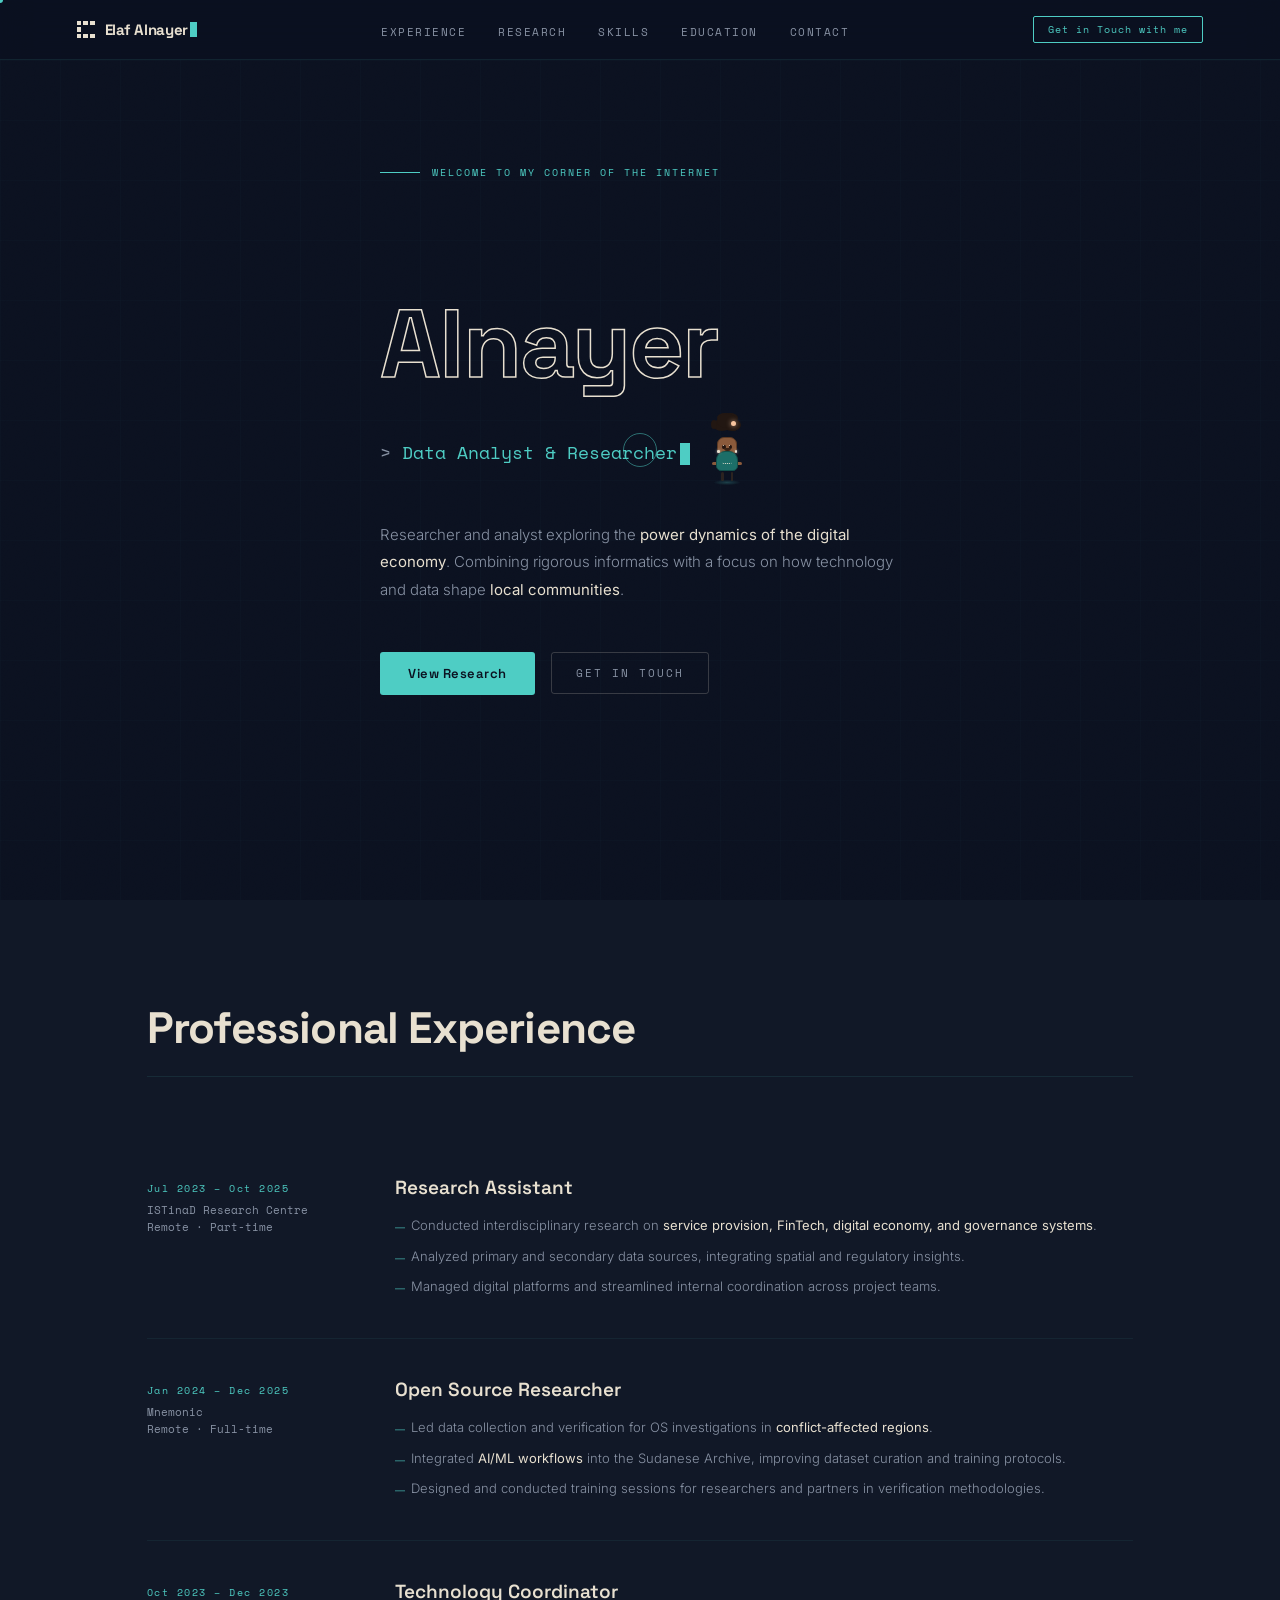
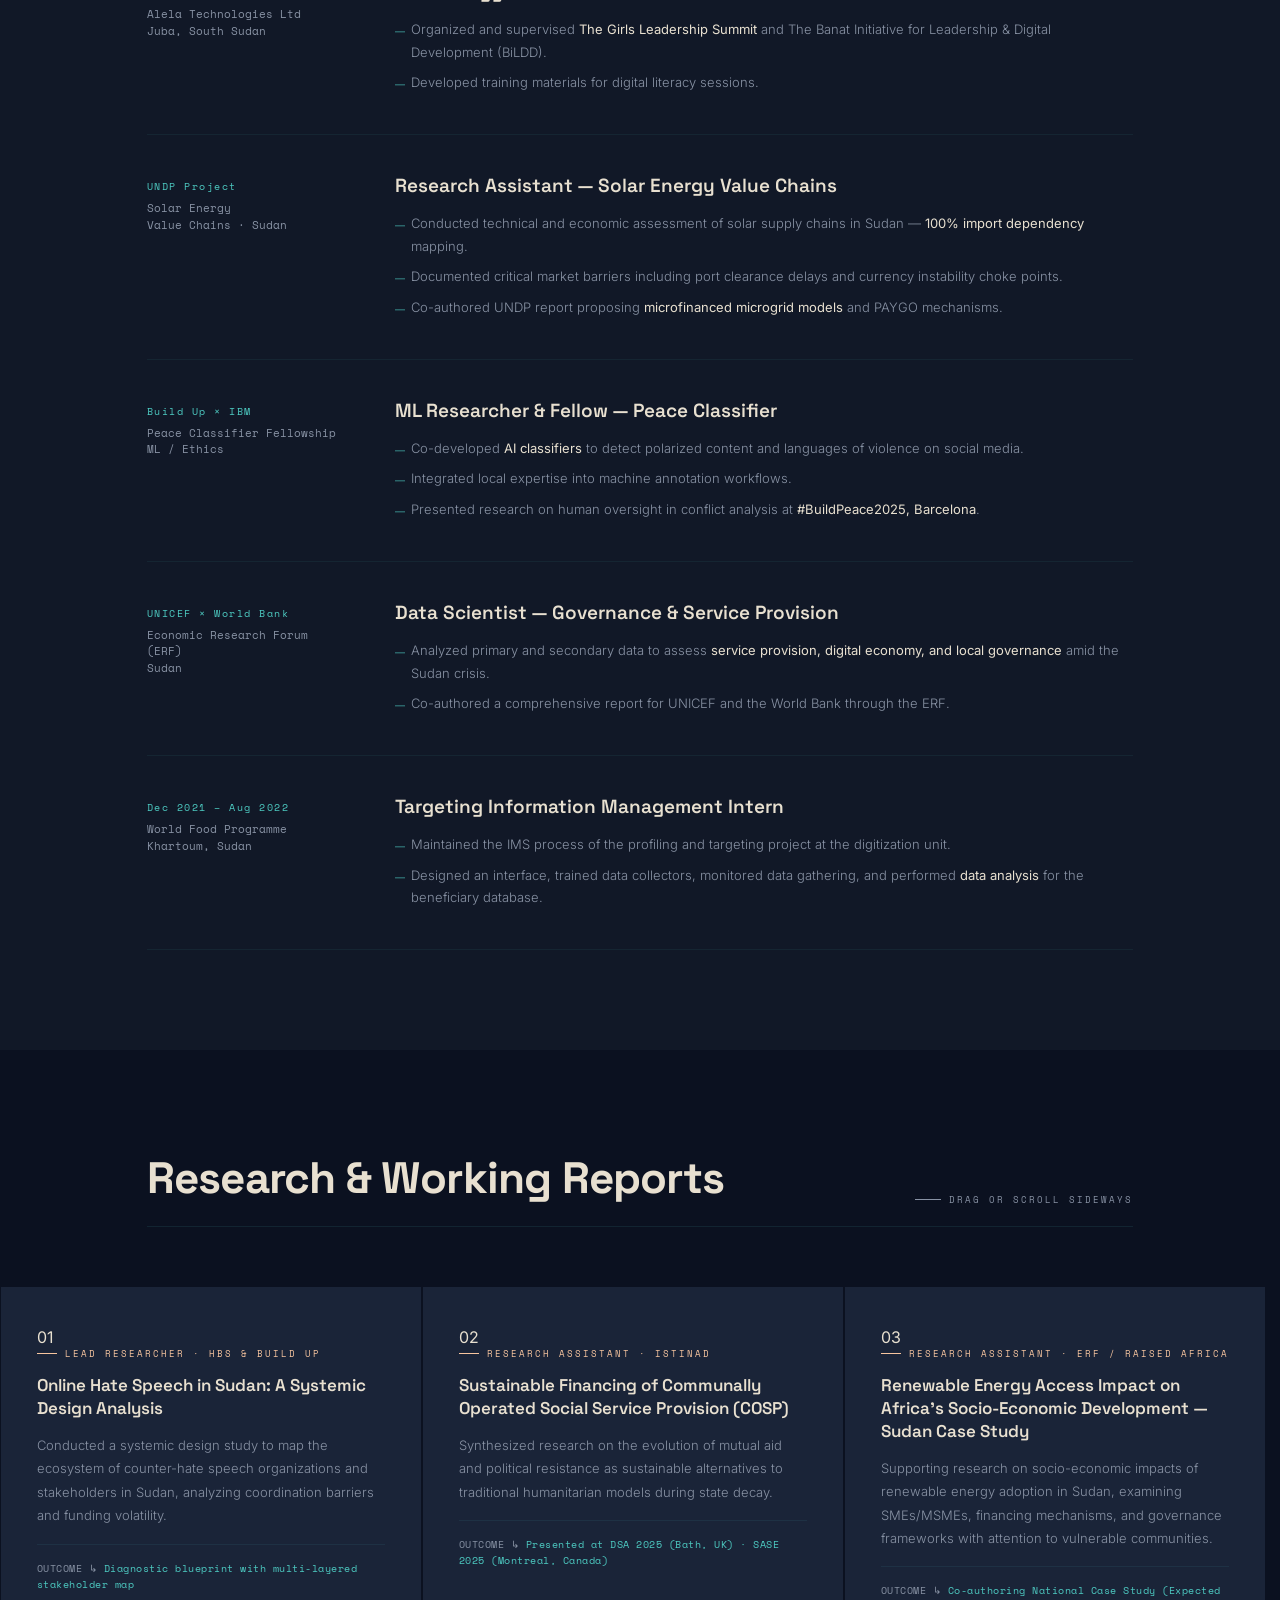
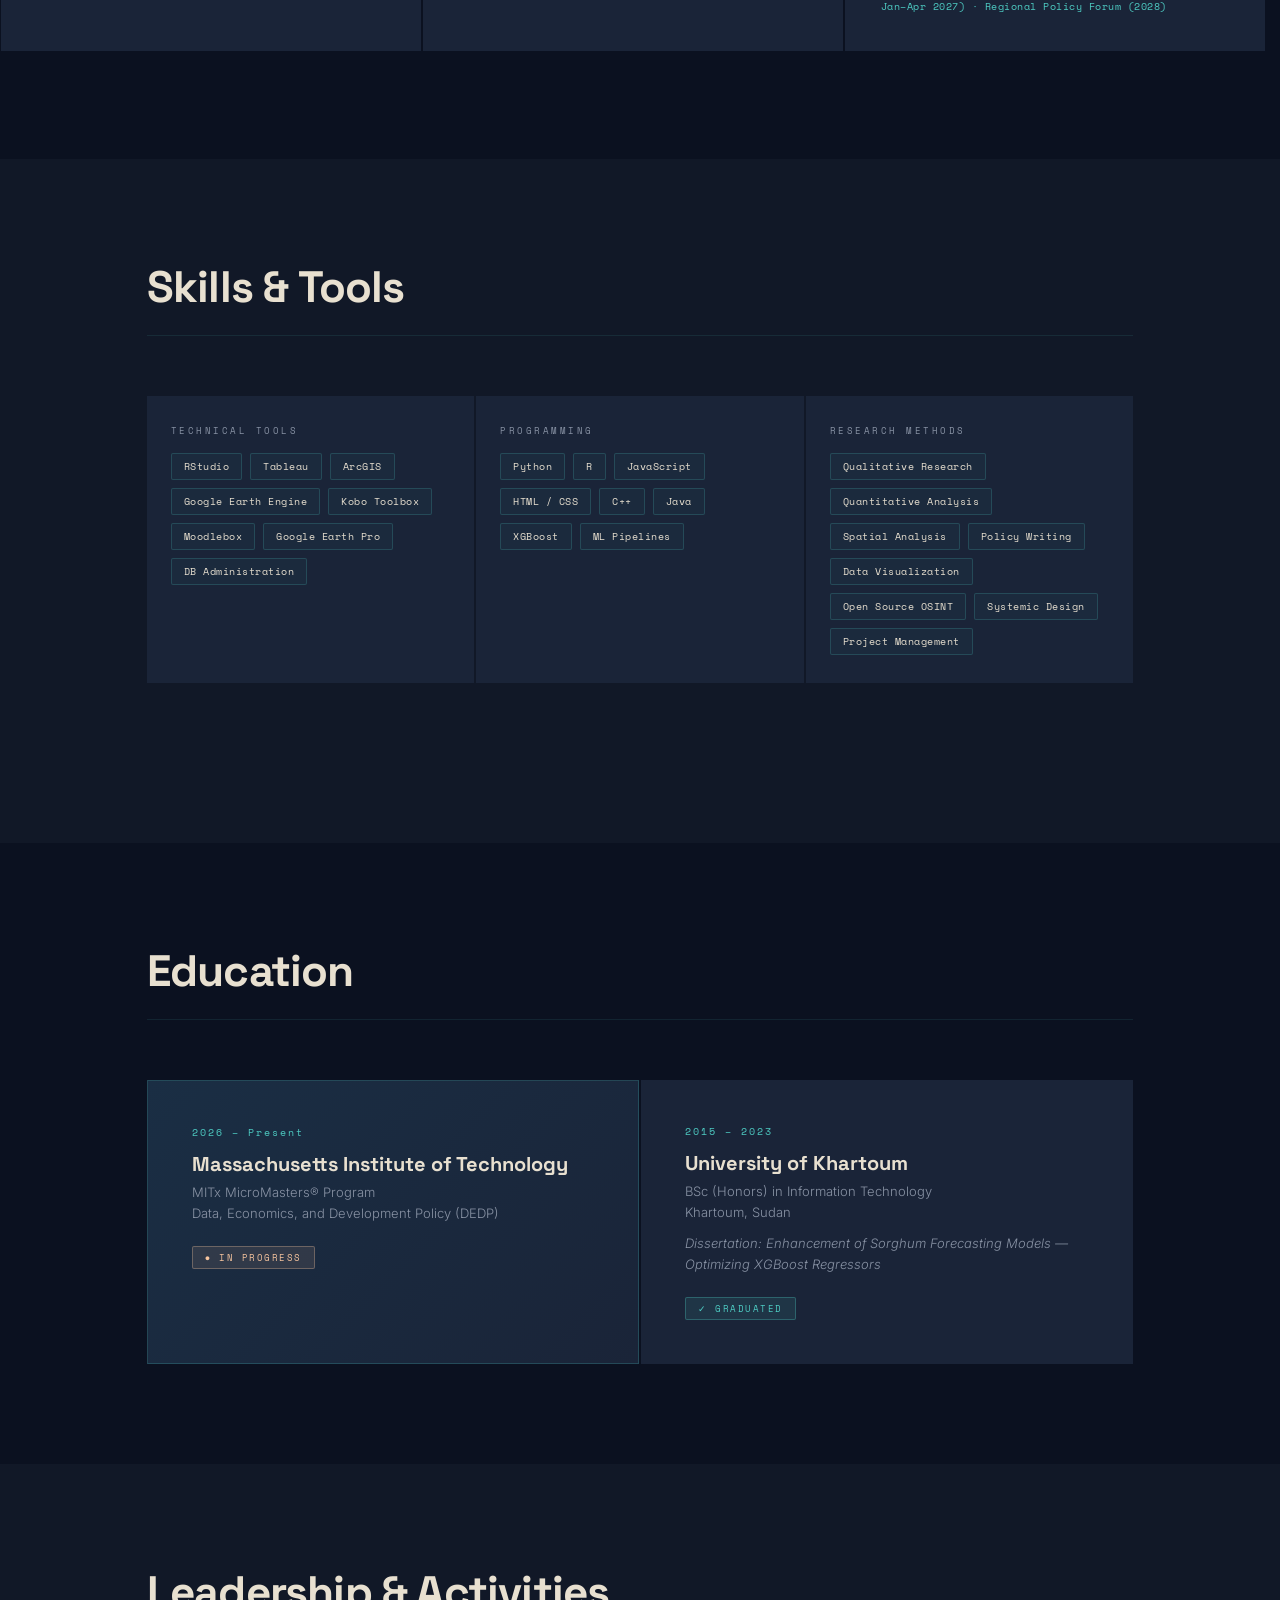
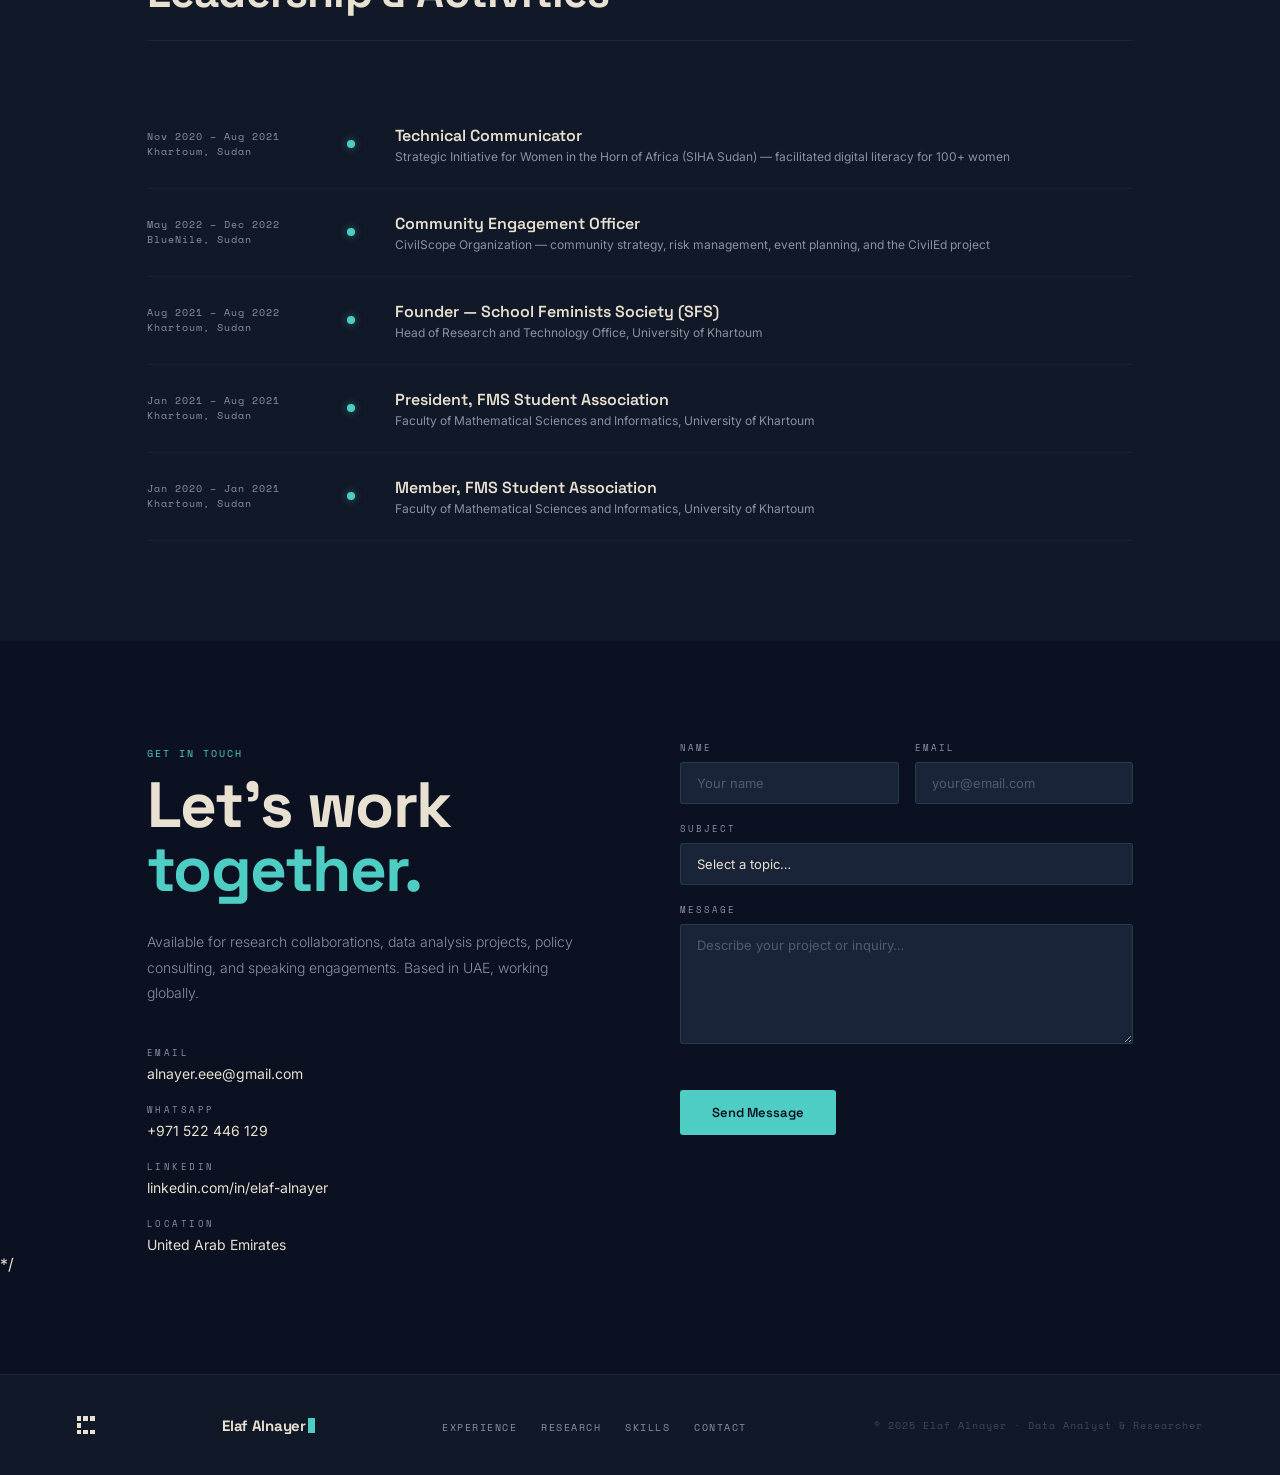
<file: index.html>
<!DOCTYPE html>
<html lang="en">
<head>
<meta charset="UTF-8"/>
<meta name="viewport" content="width=device-width, initial-scale=1.0"/>
<title>Elaf Alnayer — Data Analyst & Researcher</title>
<link rel="preconnect" href="https://fonts.googleapis.com"/>
<link rel="preconnect" href="https://fonts.gstatic.com" crossorigin/>
<link href="https://fonts.googleapis.com/css2?family=Space+Grotesk:wght@300;400;500;600;700&family=Space+Mono:ital,wght@0,400;0,700;1,400&family=Inter:wght@300;400;500&display=swap" rel="stylesheet"/>
<style>
/* ── TOKENS ─────────────────────────────── */
:root {
  --night:   #0B1120;
  --deep:    #111827;
  --surface: #1A2438;
  --rim:     rgba(78,205,196,0.15);
  --teal:    #4ECDC4;
  --amber:   #F7C59F;
  --sand:    #E8E0D0;
  --muted:   #8892A4;
  --mono:    'Space Mono', monospace;
  --display: 'Space Grotesk', sans-serif;
  --body:    'Inter', sans-serif;
  --ease:    cubic-bezier(0.16,1,0.3,1);
  --max:     1140px;
  --gap:     clamp(24px,6vw,80px);
}

/* ── RESET ──────────────────────────────── */
*,*::before,*::after{box-sizing:border-box;margin:0;padding:0}
html{font-size:16px;scroll-behavior:smooth}
body{font-family:var(--body);background:var(--night);color:var(--sand);overflow-x:hidden;-webkit-font-smoothing:antialiased}

/* Subtle film-grain, sits above the background but below all content — gives the
   flat dark palette an "artistic print" texture instead of a flat CSS fill. */
body::before{
  content:'';
  position:fixed;inset:0;z-index:1;
  pointer-events:none;
  opacity:0.035;
  mix-blend-mode:overlay;
  background-image:url("data:image/svg+xml,%3Csvg xmlns='http://www.w3.org/2000/svg' width='120' height='120'%3E%3Cfilter id='n'%3E%3CfeTurbulence type='fractalNoise' baseFrequency='0.9' numOctaves='2' stitchTiles='stitch'/%3E%3C/filter%3E%3Crect width='100%25' height='100%25' filter='url(%23n)'/%3E%3C/svg%3E");
}

/* Custom cursor is opt-in via JS adding .has-cursor to <html> once it confirms
   a fine pointer is present — this keeps native cursors/tap targets intact on touch. */
html.has-cursor, html.has-cursor a, html.has-cursor button, html.has-cursor input,
html.has-cursor textarea, html.has-cursor select{ cursor:none; }

.cursor-dot,.cursor-ring{
  position:fixed;top:0;left:0;z-index:9999;
  pointer-events:none;
  border-radius:50%;
  transform:translate(-50%,-50%);
  will-change:transform;
}
.cursor-dot{
  width:6px;height:6px;
  background:var(--teal);
}
.cursor-ring{
  width:34px;height:34px;
  border:1px solid rgba(78,205,196,0.5);
  display:flex;align-items:center;justify-content:center;
  transition:width .25s var(--ease),height .25s var(--ease),border-color .25s var(--ease),background .25s var(--ease);
}
.cursor-ring .cursor-label{
  font-family:var(--mono);font-size:9px;letter-spacing:1.5px;text-transform:uppercase;
  color:var(--night);
  opacity:0;
  transition:opacity .2s ease;
  white-space:nowrap;
}
/* Hover state: ring grows, fills teal, and can show a contextual word (e.g. VIEW, SEND) */
.cursor-ring.is-active{
  width:64px;height:64px;
  background:var(--teal);
  border-color:var(--teal);
}
.cursor-ring.is-active .cursor-label{opacity:1}
.cursor-ring.is-active ~ .cursor-dot,
body.cursor-hovering .cursor-dot{opacity:0}
@media(hover:none),(pointer:coarse){
  .cursor-dot,.cursor-ring{display:none}
}
a{color:inherit;text-decoration:none}
img{display:block;width:100%}

/* ── UTILS ──────────────────────────────── */
.wrap{max-width:var(--max);margin:0 auto;padding:0 var(--gap)}
.tag{font-family:var(--mono);font-size:10px;letter-spacing:2px;text-transform:uppercase;color:var(--teal);display:inline-block;margin-bottom:12px}
.grid-line{position:absolute;inset:0;background-image:linear-gradient(rgba(78,205,196,0.03) 1px,transparent 1px),linear-gradient(90deg,rgba(78,205,196,0.03) 1px,transparent 1px);background-size:60px 60px;pointer-events:none}

/* ── NAV ────────────────────────────────── */
nav{position:fixed;top:0;left:0;right:0;z-index:900;height:60px;display:flex;align-items:center;justify-content:space-between;padding:0 var(--gap);border-bottom:1px solid rgba(78,205,196,0.1);background:rgba(11,17,32,0.85);backdrop-filter:blur(16px);-webkit-backdrop-filter:blur(16px)}
.nav-logo{font-family:var(--display);font-size:15px;font-weight:700;letter-spacing:-0.3px;color:var(--sand);position:relative;z-index:2}
.nav-logo span{color:var(--teal)} 
  .brand{display:flex;align-items:center;gap:10px;position:relative;z-index:2}
.brand-glyph{
  width:18px;height:18px;
  display:grid;grid-template-columns:repeat(3,1fr);grid-template-rows:repeat(3,1fr);
  gap:2px;flex-shrink:0;
}
.brand-glyph i{display:block;background:var(--sand)}
.brand-glyph i:nth-child(5),.brand-glyph i:nth-child(6){background:transparent}
.brand:hover .brand-glyph i{background:var(--signal);transition:background .05s steps(1)}
.brand:hover .brand-glyph i:nth-child(5){animation:px-flicker .4s steps(2) infinite}
@keyframes px-flicker{0%,100%{background:transparent}50%{background:var(--signal)}}

.brand-word{font-family:var(--display);font-weight:700;font-size:15px;letter-spacing:-0.3px;color:var(--sand);position:relative}
.brand-word::after{content:'';position:absolute;left:0;bottom:-3px;width:0;height:2px;background:var(--signal);transition:width .25s var(--ease)}
.brand:hover .brand-word::after{width:100%}
.brand-word .curs{display:inline-block;width:7px;height:1em;background:var(--teal);margin-left:2px;vertical-align:-2px;animation:blink .9s step-end infinite}
.nav-links{display:flex;gap:32px;list-style:none}
.nav-links a{font-family:var(--mono);font-size:11px;letter-spacing:1.5px;text-transform:uppercase;color:var(--muted);transition:color .2s}
.nav-links a:hover{color:var(--teal)}
.nav-badge{font-family:var(--mono);font-size:10px;letter-spacing:1px;padding:5px 14px;border:1px solid var(--teal);border-radius:2px;color:var(--teal);transition:all .2s}
.nav-badge:hover{background:var(--teal);color:var(--night)}

/* Hamburger toggle — hidden on desktop, shown under the tablet breakpoint */
.nav-toggle{
  display:none;
  position:relative;z-index:2;
  width:34px;height:34px;
  border:1px solid rgba(78,205,196,0.3);
  border-radius:3px;
  background:transparent;
  cursor:pointer;
  padding:0;
  align-items:center;justify-content:center;
}
.nav-toggle .bars{position:relative;width:16px;height:12px}
.nav-toggle .bars span{
  position:absolute;left:0;width:100%;height:1.5px;
  background:var(--teal);border-radius:2px;
  transition:transform .3s var(--ease),opacity .3s var(--ease),top .3s var(--ease);
}
.nav-toggle .bars span:nth-child(1){top:0}
.nav-toggle .bars span:nth-child(2){top:5px}
.nav-toggle .bars span:nth-child(3){top:10px}
body.nav-open .nav-toggle .bars span:nth-child(1){top:5px;transform:rotate(45deg)}
body.nav-open .nav-toggle .bars span:nth-child(2){opacity:0}
body.nav-open .nav-toggle .bars span:nth-child(3){top:5px;transform:rotate(-45deg)}

/* Fullscreen mobile menu overlay */
.mobile-menu{
  position:fixed;inset:0;z-index:850;
  background:var(--night);
  display:flex;flex-direction:column;
  align-items:flex-start;justify-content:center;
  gap:6px;
  padding:0 var(--gap);
  opacity:0;visibility:hidden;
  transform:translateY(-12px);
  transition:opacity .35s var(--ease),transform .35s var(--ease),visibility 0s linear .35s;
}
.mobile-menu::before{
  content:'';position:absolute;inset:0;
  background-image:linear-gradient(rgba(78,205,196,0.04) 1px,transparent 1px),linear-gradient(90deg,rgba(78,205,196,0.04) 1px,transparent 1px);
  background-size:44px 44px;pointer-events:none;
}
body.nav-open .mobile-menu{
  opacity:1;visibility:visible;
  transform:translateY(0);
  transition:opacity .35s var(--ease),transform .35s var(--ease),visibility 0s linear 0s;
}
body.nav-open{overflow:hidden}
.mobile-menu a{
  position:relative;
  font-family:var(--display);font-weight:600;
  font-size:clamp(30px,9vw,48px);
  letter-spacing:-0.5px;
  color:var(--sand);
  padding:10px 0;
  opacity:0;transform:translateY(14px);
  transition:opacity .4s var(--ease),transform .4s var(--ease),color .2s;
}
body.nav-open .mobile-menu a{opacity:1;transform:translateY(0)}
.mobile-menu a:nth-child(1){transition-delay:.05s}
.mobile-menu a:nth-child(2){transition-delay:.1s}
.mobile-menu a:nth-child(3){transition-delay:.15s}
.mobile-menu a:nth-child(4){transition-delay:.2s}
.mobile-menu a:nth-child(5){transition-delay:.25s}
.mobile-menu a:hover{color:var(--teal)}
.mobile-menu a span{font-family:var(--mono);font-size:11px;color:var(--teal);margin-right:14px;vertical-align:middle}
.mobile-menu-badge{
  margin-top:24px;
  font-family:var(--mono);font-size:11px;letter-spacing:1.5px;text-transform:uppercase;
  padding:11px 22px;border:1px solid var(--teal);border-radius:2px;color:var(--teal);
  opacity:0;transform:translateY(14px);
  transition:opacity .4s var(--ease) .3s,transform .4s var(--ease) .3s;
}
body.nav-open .mobile-menu-badge{opacity:1;transform:translateY(0)}

/* ── HERO ────────────────────────────────── */
.hero{position:relative;min-height:100vh;display:flex;align-items:center;padding-top:60px;overflow:hidden}
.hero .grid-line{opacity:0.6}

.hero-content{position:relative;z-index:2;padding:80px 0}
.hero-eyebrow{display:flex;align-items:center;gap:12px;margin-bottom:28px}
.hero-eyebrow::before{content:'';display:block;width:40px;height:1px;background:var(--teal)}
.hero-eyebrow .tag{margin:0}

.hero-name{font-family:var(--display);font-size:clamp(52px,8vw,96px);font-weight:700;line-height:0.95;letter-spacing:-2px;color:var(--sand);margin-bottom:8px}
.hero-name .first{display:block}

/* First name: animated gradient sweep + per-letter pop-in */
.hero-name .first{
  background:linear-gradient(100deg,var(--teal) 0%,var(--sand) 35%,var(--amber) 60%,var(--teal) 100%);
  background-size:300% 100%;
  -webkit-background-clip:text;background-clip:text;-webkit-text-fill-color:transparent;color:transparent;
  animation:name-gradient 6s ease-in-out infinite;
}
@keyframes name-gradient{
  0%{background-position:0% 50%}
  50%{background-position:100% 50%}
  100%{background-position:0% 50%}
}
.hero-name .letter{
  display:inline-block;
  opacity:0;
  transform:translateY(0.4em) scale(0.6) rotate(-6deg);
  animation:letter-pop .7s var(--ease) forwards;
}
@keyframes letter-pop{
  0%{opacity:0;transform:translateY(0.4em) scale(0.6) rotate(-6deg)}
  60%{opacity:1;transform:translateY(-0.06em) scale(1.08) rotate(1deg)}
  100%{opacity:1;transform:translateY(0) scale(1) rotate(0)}
}

/* Last name: outline that slowly glows and shifts hue */
.hero-name .last{
  display:block;
  color:transparent;
  -webkit-text-stroke:1.5px var(--sand);
  position:relative;
  animation:last-glow 4s ease-in-out infinite;
}
@keyframes last-glow{
  0%,100%{-webkit-text-stroke-color:var(--sand);filter:drop-shadow(0 0 0px rgba(78,205,196,0))}
  50%{-webkit-text-stroke-color:var(--teal);filter:drop-shadow(0 0 14px rgba(78,205,196,0.45))}
}

.terminal-line{font-family:var(--mono);font-size:clamp(14px,2vw,18px);color:var(--teal);margin:32px 0 40px;min-height:28px;position:relative;display:flex;align-items:center;gap:14px}
.terminal-line .terminal-text::before{content:'> ';color:var(--muted)}
.cursor{display:inline-block;width:10px;height:1.2em;background:var(--teal);margin-left:3px;vertical-align:text-bottom;animation:blink .8s step-end infinite}
@keyframes blink{0%,100%{opacity:1}50%{opacity:0}}

/* ── SIDEKICK CHARACTER ──────────────────── */
.sidekick{
  position:relative;
  width:46px;height:58px;
  flex-shrink:0;
  transform-origin:bottom center;
  transition:transform .18s var(--ease);
}
.sidekick .sk-body{
  position:absolute;left:50%;bottom:10px;
  width:22px;height:20px;
  margin-left:-11px;
  background:#1C6E68;
  border:1.5px solid #134F4A;
  border-radius:9px 9px 5px 5px;
  transition:transform .3s var(--ease);
}
.sidekick .sk-necklace{
  position:absolute;left:50%;bottom:17px;
  width:10px;height:3px;
  margin-left:-5px;
  border-bottom:1.5px dotted var(--sand);
  border-radius:0 0 50% 50%;
  z-index:2;
}
.sidekick .sk-head{
  position:absolute;left:50%;bottom:26px;
  width:20px;height:18px;
  margin-left:-10px;
  background:#8A5A3B;
  border:1.5px solid #5C3A24;
  border-radius:7px 7px 6px 6px;
  transform-origin:bottom center;
  transition:transform .3s var(--ease);
  overflow:visible;
}
/* Curly hair, built from layered circles so it silhouettes like a curly afro/coils */
.sidekick .sk-hair{
  position:absolute;left:50%;top:-9px;
  width:26px;height:20px;
  margin-left:-13px;
  z-index:1;
  pointer-events:none;
}
.sidekick .sk-hair::before,
.sidekick .sk-hair::after{
  content:'';
  position:absolute;
  border-radius:50%;
  background:#221712;
}
.sidekick .sk-hair::before{
  /* main curl mass on top */
  top:0;left:3px;width:20px;height:14px;
  box-shadow:
    -5px 4px 0 -1px #221712,
    5px 4px 0 -1px #221712,
    -2px -3px 0 -2px #221712,
    3px -3px 0 -2px #221712;
}
.sidekick .sk-hair::after{
  /* side coils that hang past the jaw */
  top:6px;left:-3px;width:6px;height:9px;
  box-shadow:20px 2px 0 0 #221712;
}
.sidekick .sk-earring{
  position:absolute;bottom:1px;
  width:2.5px;height:2.5px;
  border-radius:50%;
  background:var(--sand);
  box-shadow:0 0 3px rgba(232,224,208,0.8);
  z-index:2;
}
.sidekick .sk-earring.l{left:-1px}
.sidekick .sk-earring.r{right:-1px}
.sidekick .sk-mouth{
  position:absolute;bottom:3px;left:50%;
  width:7px;height:3px;
  margin-left:-3.5px;
  border-radius:0 0 7px 7px;
  background:#3A2416;
  z-index:2;
}
.sidekick .sk-eye{
  position:absolute;top:7px;
  width:3.5px;height:4.5px;
  border-radius:50%;
  background:#241611;
  transition:transform .2s var(--ease), height .2s var(--ease);
}
.sidekick .sk-eye::after{
  content:'';
  position:absolute;top:0.5px;left:0.5px;
  width:1.2px;height:1.2px;
  border-radius:50%;
  background:var(--sand);
}
.sidekick .sk-eye.l{left:4px}
.sidekick .sk-eye.r{right:4px}
.sidekick .sk-pin{
  position:absolute;left:50%;top:-2px;
  width:5px;height:5px;
  margin-left:4px;
  border-radius:50%;
  background:var(--amber);
  box-shadow:0 0 5px rgba(247,197,159,0.8);
  z-index:2;
}
.sidekick .sk-arm{
  position:absolute;bottom:16px;
  width:9px;height:2.5px;
  border-radius:2px;
  background:#8A5A3B;
  transform-origin:left center;
  transition:transform .25s var(--ease);
}
.sidekick .sk-arm.l{left:8px;transform-origin:right center}
.sidekick .sk-arm.r{right:8px}
.sidekick .sk-leg{
  position:absolute;bottom:0;
  width:2.5px;height:9px;
  border-radius:2px;
  background:#2B2320;
  transform-origin:top center;
  transition:transform .2s var(--ease);
}
.sidekick .sk-leg.l{left:17px}
.sidekick .sk-leg.r{right:17px}
.sidekick .sk-shadow{
  position:absolute;bottom:-4px;left:50%;
  width:26px;height:5px;margin-left:-13px;
  background:radial-gradient(ellipse at center, rgba(78,205,196,0.25) 0%, transparent 75%);
  transition:transform .2s ease;
}
.sidekick .sk-thought{
  position:absolute;top:-30px;left:50%;margin-left:6px;
  font-family:var(--mono);font-size:14px;color:var(--amber);
  opacity:0;
  transition:opacity .3s ease;
}

/* — WALK pose: legs + arms swing, gentle bob — */
.sidekick.pose-walk .sk-leg.l{animation:walk-leg-l .6s ease-in-out infinite}
.sidekick.pose-walk .sk-leg.r{animation:walk-leg-r .6s ease-in-out infinite}
.sidekick.pose-walk .sk-arm.l{animation:walk-arm-l .6s ease-in-out infinite}
.sidekick.pose-walk .sk-arm.r{animation:walk-arm-r .6s ease-in-out infinite}
.sidekick.pose-walk .sk-body,.sidekick.pose-walk .sk-head{animation:walk-bob .6s ease-in-out infinite}
.sidekick.pose-walk .sk-shadow{animation:walk-shadow .6s ease-in-out infinite}
@keyframes walk-leg-l{0%,100%{transform:rotate(24deg)}50%{transform:rotate(-24deg)}}
@keyframes walk-leg-r{0%,100%{transform:rotate(-24deg)}50%{transform:rotate(24deg)}}
@keyframes walk-arm-l{0%,100%{transform:rotate(-30deg)}50%{transform:rotate(30deg)}}
@keyframes walk-arm-r{0%,100%{transform:rotate(30deg)}50%{transform:rotate(-30deg)}}
@keyframes walk-bob{0%,100%{transform:translateY(0)}50%{transform:translateY(-3px)}}
@keyframes walk-shadow{0%,100%{transform:scaleX(1)}50%{transform:scaleX(0.85)}}

/* — THINK pose: hand to chin (arm up), head tilt, eyes look up — */
.sidekick.pose-think .sk-arm.r{transform:rotate(-95deg) translateX(2px);}
.sidekick.pose-think .sk-head{transform:rotate(-8deg)}
.sidekick.pose-think .sk-eye{transform:translateY(-1.5px)}
.sidekick.pose-think .sk-thought{opacity:1;animation:think-pulse 1.6s ease-in-out infinite}
@keyframes think-pulse{0%,100%{opacity:0.4;transform:translateY(0)}50%{opacity:1;transform:translateY(-3px)}}

/* — TYPE pose: both arms tap rapidly forward, quick head nod — */
.sidekick.pose-type .sk-arm.l{animation:type-arm .28s ease-in-out infinite}
.sidekick.pose-type .sk-arm.r{animation:type-arm .28s ease-in-out infinite .14s}
.sidekick.pose-type .sk-head{animation:type-nod .5s ease-in-out infinite}
@keyframes type-arm{0%,100%{transform:rotate(60deg)}50%{transform:rotate(85deg)}}
@keyframes type-nod{0%,100%{transform:rotate(0)}50%{transform:rotate(4deg)}}

/* — DANCE pose: full-body groove, arms up, hips shift — */
.sidekick.pose-dance{animation:dance-sway .5s ease-in-out infinite}
.sidekick.pose-dance .sk-arm.l{animation:dance-arm-l .5s ease-in-out infinite}
.sidekick.pose-dance .sk-arm.r{animation:dance-arm-r .5s ease-in-out infinite}
.sidekick.pose-dance .sk-leg.l,
.sidekick.pose-dance .sk-leg.r{animation:dance-leg .5s ease-in-out infinite}
.sidekick.pose-dance .sk-head{animation:dance-head .5s ease-in-out infinite}
@keyframes dance-sway{0%,100%{transform:rotate(-6deg) translateY(0)}50%{transform:rotate(6deg) translateY(-4px)}}
@keyframes dance-arm-l{0%,100%{transform:rotate(-120deg)}50%{transform:rotate(-40deg)}}
@keyframes dance-arm-r{0%,100%{transform:rotate(120deg)}50%{transform:rotate(40deg)}}
@keyframes dance-leg{0%,100%{transform:rotate(-10deg)}50%{transform:rotate(10deg)}}
@keyframes dance-head{0%,100%{transform:rotate(-6deg)}50%{transform:rotate(6deg)}}

/* — POINT pose: one arm raised straight up, proud stance, eyes wide — */
.sidekick.pose-point .sk-arm.r{transform:rotate(-160deg)}
.sidekick.pose-point .sk-eye{transform:scale(1.25)}
.sidekick.pose-point .sk-head{animation:point-bob 1s ease-in-out infinite}
@keyframes point-bob{0%,100%{transform:translateY(0)}50%{transform:translateY(-2px)}}

.hero-bio{font-size:15px;font-weight:300;line-height:1.85;color:var(--muted);max-width:520px;margin-bottom:48px}
.hero-bio strong{color:var(--sand);font-weight:400}

.hero-actions{display:flex;gap:16px;align-items:center;flex-wrap:wrap}
.btn-primary{font-family:var(--display);font-size:13px;font-weight:600;letter-spacing:0.5px;padding:13px 28px;background:var(--teal);color:var(--night);border-radius:3px;transition:all .2s var(--ease);display:inline-block}
.btn-primary:hover{background:var(--sand);transform:translateY(-2px)}
.btn-ghost{font-family:var(--mono);font-size:11px;letter-spacing:2px;text-transform:uppercase;padding:12px 24px;border:1px solid rgba(232,224,208,0.2);border-radius:3px;color:var(--muted);transition:all .2s}
.btn-ghost:hover{border-color:var(--sand);color:var(--sand)}

.hero-stats{display:grid;grid-template-columns:repeat(3,auto);gap:0;margin-top:72px;padding-top:40px;border-top:1px solid rgba(78,205,196,0.15);width:fit-content}
.stat{padding:0 40px 0 0;margin-right:40px;border-right:1px solid rgba(78,205,196,0.12)}
.stat:last-child{border:none;margin:0;padding:0}
.stat-n{font-family:var(--display);font-size:38px;font-weight:700;color:var(--teal);line-height:1}
.stat-l{font-family:var(--mono);font-size:9px;letter-spacing:2px;text-transform:uppercase;color:var(--muted);margin-top:6px}

/* Floating data nodes */
.data-nodes{position:absolute;right:0;top:50%;transform:translateY(-50%);width:42%;height:70vh;pointer-events:none;z-index:1}
.node{position:absolute;border:1px solid;border-radius:3px;font-family:var(--mono);font-size:10px;padding:12px 16px;line-height:1.6;opacity:0;animation:node-in .6s var(--ease) forwards}
@keyframes node-in{from{opacity:0;transform:translateY(12px)}to{opacity:1;transform:translateY(0)}}
.node-1{top:5%;left:15%;border-color:rgba(78,205,196,0.3);background:rgba(78,205,196,0.04);color:var(--teal);animation-delay:.4s}
.node-2{top:28%;left:42%;border-color:rgba(247,197,159,0.3);background:rgba(247,197,159,0.04);color:var(--amber);animation-delay:.7s}
.node-3{top:52%;left:8%;border-color:rgba(232,224,208,0.2);background:rgba(232,224,208,0.03);color:var(--muted);animation-delay:1s}
.node-4{top:70%;left:38%;border-color:rgba(78,205,196,0.25);background:rgba(78,205,196,0.03);color:var(--teal);animation-delay:1.3s}
.node-dot{width:6px;height:6px;border-radius:50%;background:var(--teal);position:absolute;top:-3px;right:20px}

/* ── SECTION SHARED ──────────────────────── */
section{position:relative;padding:100px 0}
.sec-header{display:flex;align-items:flex-end;justify-content:space-between;margin-bottom:60px;padding-bottom:20px;border-bottom:1px solid rgba(78,205,196,0.1)}
.sec-title{font-family:var(--display);font-size:clamp(28px,4vw,44px);font-weight:700;letter-spacing:-0.8px;color:var(--sand)}
.sec-count{font-family:var(--mono);font-size:11px;letter-spacing:2px;color:var(--muted)}

  /* ── GRID-FRAME TABLE STRUCTURE ─────────── */
.grid-frame{
  display:grid;
  border-top:1px solid rgba(78,205,196,0.18);
  border-left:1px solid rgba(78,205,196,0.18);
}
.grid-frame > *{
  border-right:1px solid rgba(78,205,196,0.18);
  border-bottom:1px solid rgba(78,205,196,0.18);
  padding:32px;
  position:relative;
  background:var(--surface);
  transition:background .25s;
}
.grid-frame > *:hover{background:#1E2E48}
.grid-frame.cols-2{grid-template-columns:1fr 1fr}
.grid-frame.cols-3{grid-template-columns:repeat(3,1fr)}
.grid-frame.cols-4{grid-template-columns:repeat(4,1fr)}

.cell-idx{position:absolute;top:14px;right:18px;font-family:var(--display);font-size:2.2rem;font-weight:700;color:transparent;-webkit-text-stroke:1px rgba(78,205,196,0.2);line-height:1}
.cell-label{font-family:var(--mono);font-size:10px;letter-spacing:2px;text-transform:uppercase;color:var(--muted);margin-bottom:12px}
.cell-title{font-family:var(--display);font-weight:600;font-size:1.05rem;color:var(--sand);margin-bottom:8px}
.cell-body{font-size:13px;font-weight:300;line-height:1.75;color:var(--muted)}

@media(max-width:900px){
  .grid-frame.cols-4{grid-template-columns:repeat(2,1fr)}
  .grid-frame.cols-3{grid-template-columns:1fr 1fr}
}
@media(max-width:680px){
  .grid-frame.cols-2,.grid-frame.cols-3,.grid-frame.cols-4{grid-template-columns:1fr}
}

/* ── EXPERIENCE ──────────────────────────── */
.exp-section{background:var(--deep)}
.exp-item{display:grid;grid-template-columns:200px 1fr;gap:48px;padding:40px 0;border-bottom:1px solid rgba(78,205,196,0.07);opacity:0;transform:translateY(24px);transition:opacity .7s var(--ease),transform .7s var(--ease)}
.exp-item.visible{opacity:1;transform:translateY(0)}
.exp-left{padding-top:4px}
.exp-period{font-family:var(--mono);font-size:10px;letter-spacing:1.5px;color:var(--teal);margin-bottom:6px}
.exp-org{font-family:var(--mono);font-size:11px;color:var(--muted);line-height:1.5}
.exp-right{}
.exp-role{font-family:var(--display);font-size:19px;font-weight:600;color:var(--sand);margin-bottom:14px;line-height:1.2}
.exp-bullets{display:flex;flex-direction:column;gap:8px}
.exp-bullets li{font-size:13px;font-weight:300;line-height:1.75;color:var(--muted);padding-left:16px;position:relative;list-style:none}
.exp-bullets li::before{content:'—';position:absolute;left:0;color:var(--teal);font-size:10px;top:5px}
.exp-bullets li strong{color:var(--sand);font-weight:400}
.exp-link{display:inline-flex;align-items:center;gap:6px;font-family:var(--mono);font-size:10px;letter-spacing:1.5px;text-transform:uppercase;color:var(--teal);margin-top:14px;border-bottom:1px solid rgba(78,205,196,0.3);padding-bottom:2px;transition:border-color .2s}
.exp-link:hover{border-color:var(--teal)}
.exp-link::after{content:'↗';font-size:12px}

/* ── RESEARCH REPORTS — horizontal showcase rail ─────────────── */
.reports-section{background:var(--night);overflow:hidden}
.reports-hint{font-family:var(--mono);font-size:9px;letter-spacing:2px;text-transform:uppercase;color:var(--muted);display:flex;align-items:center;gap:8px}
.reports-hint::before{content:'';display:block;width:26px;height:1px;background:var(--muted)}

.reports-rail{
  display:flex;
  gap:2px;
  overflow-x:auto;
  padding:0 var(--gap) 8px;
  scroll-snap-type:x proximity;
  cursor:grab;
  /* hide the native scrollbar; the progress line below stands in for it */
  scrollbar-width:none;
}
.reports-rail::-webkit-scrollbar{display:none}
.reports-rail.is-dragging{cursor:grabbing;scroll-snap-type:none}

/* .report-card{
  position:relative;
  flex:0 0 auto;
  width:min(78vw,420px);
  background:var(--surface);
  padding:40px 36px 36px;
  scroll-snap-align:start;
  opacity:0;transform:translateY(20px);
  transition:opacity .6s var(--ease),transform .6s var(--ease),background .25s;
}
.report-card.visible{opacity:1;transform:translateY(0)}
.report-card:hover{background:#1E2E48}
.report-index{
  position:absolute;top:14px;right:20px;
  font-family:var(--display);font-size:52px;font-weight:700;
  color:transparent;-webkit-text-stroke:1px rgba(78,205,196,0.18);
  line-height:1;pointer-events:none;
  user-select:none;
} */
  .report-card{
  position:relative;
  display:block;
  flex:0 0 auto;
  width:min(78vw,420px);
  background:var(--surface);
  padding:40px 36px 36px;
  scroll-snap-align:start;
  opacity:0;transform:translateY(32px);
  transition:opacity .8s var(--ease),transform .8s var(--ease),background .25s,box-shadow .25s;
}
.report-card.visible{opacity:1;transform:translateY(0)}
.report-card:hover{background:#1E2E48;box-shadow:0 0 0 1px rgba(78,205,196,0.25) inset}
.report-open{
  position:absolute;bottom:36px;right:36px;
  font-family:var(--mono);font-size:10px;letter-spacing:1.5px;text-transform:uppercase;
  color:var(--teal);opacity:0;transform:translateX(-6px);
  transition:opacity .25s var(--ease),transform .25s var(--ease);
}
.report-card:hover .report-open{opacity:1;transform:translateX(0)}
.report-tag{font-family:var(--mono);font-size:9px;letter-spacing:2px;text-transform:uppercase;color:var(--amber);margin-bottom:14px;display:flex;align-items:center;gap:8px}
.report-tag::before{content:'';display:block;width:20px;height:1px;background:var(--amber)}
.report-title{font-family:var(--display);font-size:17px;font-weight:600;color:var(--sand);line-height:1.35;margin-bottom:14px;position:relative}
.report-desc{font-size:13px;font-weight:300;line-height:1.8;color:var(--muted);position:relative}
.report-outcome{margin-top:16px;padding-top:16px;border-top:1px solid rgba(78,205,196,0.08);font-family:var(--mono);font-size:10px;color:var(--teal);letter-spacing:0.5px;line-height:1.6;position:relative}
.report-outcome::before{content:'OUTCOME ↳ ';color:var(--muted)}

/* Progress line — fills as the rail scrolls, standing in for a visible scrollbar */
.reports-progress-track{
  height:2px;
  margin:20px var(--gap) 0;
  background:rgba(78,205,196,0.1);
  position:relative;
}
.reports-progress-fill{
  position:absolute;top:0;left:0;height:100%;
  width:0%;
  background:var(--teal);
  transition:width .1s linear;
}

/* ── SKILLS CONSTELLATION ─────────────────── */
.skills-section{background:var(--deep);overflow:hidden}
.skills-grid{display:grid;grid-template-columns:repeat(3,1fr);gap:2px;margin-bottom:60px}
.skill-cell{padding:28px 24px;background:var(--surface);position:relative;overflow:hidden;opacity:0;transform:scale(0.95);transition:opacity .5s var(--ease),transform .5s var(--ease)}
.skill-cell.visible{opacity:1;transform:scale(1)}
.skill-cell::after{content:'';position:absolute;bottom:0;left:0;right:0;height:2px;background:var(--teal);transform:scaleX(0);transform-origin:left;transition:transform .4s var(--ease)}
.skill-cell:hover::after{transform:scaleX(1)}
.skill-cat{font-family:var(--mono);font-size:9px;letter-spacing:2.5px;text-transform:uppercase;color:var(--muted);margin-bottom:16px}
.skill-list{display:flex;flex-wrap:wrap;gap:8px}
.skill-pill{font-family:var(--mono);font-size:10px;letter-spacing:0.5px;padding:5px 12px;border:1px solid rgba(78,205,196,0.2);border-radius:2px;color:var(--sand);background:rgba(78,205,196,0.04);transition:all .2s}
.skill-pill:hover{border-color:var(--teal);color:var(--teal);background:rgba(78,205,196,0.08)}

/* ── EDUCATION ────────────────────────────── */
.edu-section{background:var(--night)}
.edu-grid{display:grid;grid-template-columns:1fr 1fr;gap:2px}
.edu-card{background:var(--surface);padding:44px;opacity:0;transform:translateY(20px);transition:opacity .7s var(--ease),transform .7s var(--ease)}
.edu-card.visible{opacity:1;transform:translateY(0)}
.edu-card.featured{background:linear-gradient(135deg,#1A2E44 0%,#1A2438 100%);border:1px solid rgba(78,205,196,0.2)}
.edu-year{font-family:var(--mono);font-size:10px;letter-spacing:2px;color:var(--teal);margin-bottom:12px}
.edu-inst{font-family:var(--display);font-size:20px;font-weight:700;color:var(--sand);margin-bottom:6px;line-height:1.2}
.edu-degree{font-size:13px;font-weight:300;color:var(--muted);line-height:1.6;margin-bottom:10px}
.edu-badge{display:inline-flex;align-items:center;gap:6px;font-family:var(--mono);font-size:9px;letter-spacing:1.5px;text-transform:uppercase;padding:4px 12px;background:rgba(78,205,196,0.1);border:1px solid rgba(78,205,196,0.3);border-radius:2px;color:var(--teal);margin-top:12px}
.edu-badge.amber{background:rgba(247,197,159,0.1);border-color:rgba(247,197,159,0.3);color:var(--amber)}

/* ── LEADERSHIP ───────────────────────────── */
.lead-section{background:var(--deep)}
.lead-list{display:flex;flex-direction:column}
.lead-item{display:flex;align-items:center;gap:40px;padding:24px 0;border-bottom:1px solid rgba(78,205,196,0.07);transition:padding-left .3s var(--ease);opacity:0;transform:translateX(-16px);transition:opacity .6s var(--ease),transform .6s var(--ease)}
.lead-item.visible{opacity:1;transform:translateX(0)}
.lead-item:hover{padding-left:12px}
.lead-period{font-family:var(--mono);font-size:10px;letter-spacing:1px;color:var(--muted);min-width:160px;flex-shrink:0}
.lead-role{font-family:var(--display);font-size:16px;font-weight:600;color:var(--sand)}
.lead-org{font-size:12px;color:var(--muted);margin-top:3px}
.lead-dot{width:8px;height:8px;border-radius:50%;background:var(--teal);flex-shrink:0;box-shadow:0 0 8px rgba(78,205,196,0.5)}

/* ── CONTACT ─────────────────────────────── */
.contact-section{background:var(--night)}
.contact-inner{display:grid;grid-template-columns:1fr 1fr;gap:80px;align-items:start}
.contact-title{font-family:var(--display);font-size:clamp(36px,5vw,64px);font-weight:700;letter-spacing:-1.5px;line-height:1;color:var(--sand);margin-bottom:28px}
.contact-title em{color:var(--teal);font-style:normal}
.contact-sub{font-size:14px;font-weight:300;line-height:1.85;color:var(--muted);margin-bottom:40px}
.contact-items{display:flex;flex-direction:column;gap:20px}
.contact-item .c-label{font-family:var(--mono);font-size:9px;letter-spacing:2.5px;text-transform:uppercase;color:var(--muted);margin-bottom:4px}
.contact-item a,.contact-item span{font-size:14px;color:var(--sand);transition:color .2s}
.contact-item a:hover{color:var(--teal)}

.contact-form{display:flex;flex-direction:column;gap:18px}
.f-group{display:flex;flex-direction:column;gap:8px}
.f-group label{font-family:var(--mono);font-size:9px;letter-spacing:2px;text-transform:uppercase;color:var(--muted)}
.f-group input,.f-group textarea,.f-group select{font-family:var(--body);font-size:13px;color:var(--sand);background:var(--surface);border:1px solid rgba(78,205,196,0.15);border-radius:3px;padding:12px 16px;width:100%;outline:none;transition:border-color .2s,box-shadow .2s;appearance:none}
.f-group input:focus,.f-group textarea:focus,.f-group select:focus{border-color:var(--teal);box-shadow:0 0 0 3px rgba(78,205,196,0.08)}
.f-group input::placeholder,.f-group textarea::placeholder{color:rgba(136,146,164,0.5)}
.f-group textarea{resize:vertical;min-height:120px}
.f-row{display:grid;grid-template-columns:1fr 1fr;gap:16px}
.btn-send{font-family:var(--display);font-size:13px;font-weight:600;padding:14px 32px;background:var(--teal);color:var(--night);border:none;border-radius:3px;cursor:pointer;align-self:flex-start;transition:all .2s var(--ease)}
.btn-send:hover{background:var(--sand);transform:translateY(-2px)}

/* ── FOOTER ──────────────────────────────── */
footer{background:var(--deep);padding:40px var(--gap);border-top:1px solid rgba(78,205,196,0.1);display:flex;justify-content:space-between;align-items:center;flex-wrap:wrap;gap:16px}
.footer-logo{font-family:var(--display);font-size:15px;font-weight:700;color:var(--sand)}
.footer-logo span{color:var(--teal)}
.footer-links{display:flex;gap:24px;list-style:none}
.footer-links a{font-family:var(--mono);font-size:10px;letter-spacing:1.5px;text-transform:uppercase;color:var(--muted);transition:color .2s}
.footer-links a:hover{color:var(--teal)}
.footer-copy{font-family:var(--mono);font-size:10px;letter-spacing:1px;color:rgba(136,146,164,0.4)}

/* ── SCROLL REVEAL ───────────────────────── */
[data-reveal]{opacity:0;transform:translateY(24px);transition:opacity .8s var(--ease),transform .8s var(--ease)}
[data-reveal].visible{opacity:1;transform:translateY(0)}

/* ── RESPONSIVE ──────────────────────────── */

/* Tablet landscape / small laptop: tighten spacing, keep full nav */
@media(max-width:1100px){
  :root{ --gap:clamp(20px,5vw,56px); }
  .data-nodes{width:38%}
  .exp-item{grid-template-columns:170px 1fr;gap:32px}
}

/* Tablet: switch to hamburger nav, single-column heavy grids start collapsing */
@media(max-width:900px){
  .nav-links,.nav-badge{display:none}
  .nav-toggle{display:flex}
  .edu-grid,.contact-inner{grid-template-columns:1fr}
  .skills-grid{grid-template-columns:1fr 1fr}
  .exp-item{grid-template-columns:1fr;gap:8px}
  .data-nodes{display:none}
  .hero-name{font-size:clamp(42px,12vw,72px)}
  .hero-stats{grid-template-columns:repeat(3,auto);gap:0}
  .lead-item{gap:24px}
  .lead-period{min-width:120px}
  .report-card{width:min(70vw,360px);padding:32px 28px 28px}
}

/* Mobile: stack the terminal + sidekick, single-column grids, roomier tap targets */
@media(max-width:680px){
  section{padding:64px 0}
  .hero{min-height:auto;padding-bottom:60px}
  .hero-content{padding:56px 0 40px}
  .terminal-line{flex-wrap:wrap;row-gap:10px}
  .sidekick{order:-1;width:38px;height:48px}
  .hero-actions{width:100%}
  .hero-actions a{flex:1;text-align:center}
  .hero-stats{display:flex;flex-direction:column;gap:16px}
  .stat{padding:0;margin:0;border:none}
  .skills-grid{grid-template-columns:1fr}
  .lead-item{flex-wrap:wrap;gap:12px 24px}
  .lead-period{min-width:0;flex-basis:100%;order:1}
  .contact-inner{gap:48px}
  .f-row{grid-template-columns:1fr}
  footer{flex-direction:column;text-align:center;gap:20px}
  .footer-links{flex-wrap:wrap;justify-content:center}
  .report-card{width:82vw}
  .report-index{font-size:40px}
}

/* Small phones: reclaim edge padding, shrink display type further */
@media(max-width:420px){
  :root{ --gap:16px; }
  .hero-name{font-size:clamp(36px,13vw,52px)}
  .terminal-line{font-size:13px}
  .sec-title{font-size:clamp(24px,7vw,32px)}
  .report-card,.edu-card{padding:26px}
  .exp-role{font-size:17px}
  .mobile-menu a{font-size:clamp(26px,10vw,36px)}
}

@media(prefers-reduced-motion:reduce){
  *{animation:none!important;transition:none!important}
}
</style>
</head>
<body>

<div class="cursor-ring" id="cursor-ring"><span class="cursor-label" id="cursor-label"></span></div>
<div class="cursor-dot" id="cursor-dot"></div>


<!-- NAV -->
<nav>
  <!--div class="nav-logo">Elaf <span>Alnayer</span></div-->
  <a href="#home" class="brand">
  <span class="brand-glyph"><i></i><i></i><i></i><i></i><i></i><i></i><i></i><i></i><i></i></span>
  <span class="brand-word">Elaf Alnayer<span class="curs"></span></span>
</a>
  <ul class="nav-links">
    <li><a href="#experience">Experience</a></li>
    <li><a href="#research">Research</a></li>
    <li><a href="#skills">Skills</a></li>
    <li><a href="#education">Education</a></li>
    <li><a href="#contact">Contact</a></li>
  </ul>
  <a href="mailto:alnayer.eee@gmail.com" class="nav-badge magnetic" data-cursor="MAIL">Get in Touch with me</a>
  <button class="nav-toggle magnetic" id="nav-toggle" aria-label="Toggle menu" aria-expanded="false" aria-controls="mobile-menu">
    <span class="bars"><span></span><span></span><span></span></span>
  </button>
</nav>

<div class="mobile-menu" id="mobile-menu">
  <a href="#experience"><span>01</span>Experience</a>
  <a href="#research"><span>02</span>Research</a>
  <a href="#skills"><span>03</span>Skills</a>
  <a href="#education"><span>04</span>Education</a>
  <a href="#contact"><span>05</span>Contact</a>
  <a href="mailto:alnayer.eee@gmail.com" class="mobile-menu-badge">alnayer.eee@gmail.com</a>
</div>

<!-- HERO -->
<section class="hero" id="home">
  <div class="grid-line"></div>

  <!-- Floating data annotation nodes -->
  <!--div class="data-nodes">
    <div class="node node-1">
      <div class="node-dot"></div>
      <div>model: XGBoost Regressor</div>
      <div>dataset: Sudan rain-fed crops</div>
      <div>accuracy: ↑ optimized</div>
    </div>
    <div class="node node-2">
      <div>org: UNICEF × World Bank</div>
      <div>scope: Sudan governance</div>
      <div>role: Data Scientist</div>
    </div>
    <div class="node node-3">
      <div>tools: ArcGIS · Tableau · R</div>
      <div>method: Spatial analysis</div>
      <div>domain: Digital economy</div>
    </div>
    <div class="node node-4">
      <div>conf: #BuildPeace2025</div>
      <div>location: Barcelona</div>
      <div>topic: AI × Conflict analysis</div>
    </div>
</div-->

  <div class="wrap hero-content">
    <div class="hero-eyebrow">
      <span class="tag">Welcome to my corner of the internet</span>
    </div>
    <h1 class="hero-name">
      <span class="first" id="first-name">Elaf</span>
      <span class="last">Alnayer</span>
    </h1>
    <div class="terminal-line" id="terminal">
      <span class="terminal-text"><span id="typed-text"></span><span class="cursor"></span></span>
      <div class="sidekick pose-walk" id="sidekick" aria-hidden="true">
        <div class="sk-thought" id="sk-thought">?</div>
        <div class="sk-hair"></div>
        <div class="sk-pin"></div>
        <div class="sk-head">
          <div class="sk-eye l"></div>
          <div class="sk-eye r"></div>
          <div class="sk-earring l"></div>
          <div class="sk-earring r"></div>
          <div class="sk-mouth"></div>
        </div>
        <div class="sk-arm l"></div>
        <div class="sk-arm r"></div>
        <div class="sk-necklace"></div>
        <div class="sk-body"></div>
        <div class="sk-leg l"></div>
        <div class="sk-leg r"></div>
        <div class="sk-shadow"></div>
      </div>
    </div>
    <p class="hero-bio">
      Researcher and analyst exploring the <strong>power dynamics of the digital economy</strong>. Combining rigorous informatics with a focus on how technology and data shape <strong>local communities</strong>.
    </p>
    <div class="hero-actions">
      <a href="#research" class="btn-primary magnetic" data-cursor="VIEW">View Research</a>
      <a href="#contact" class="btn-ghost magnetic" data-cursor="SAY HI">Get in Touch</a>
    </div>
    </div>
  </div>
</section>

<!-- EXPERIENCE -->
<section class="exp-section" id="experience">
  <div class="wrap">
    <div class="sec-header">
      <h2 class="sec-title">Professional Experience</h2>
    </div>

    <div class="exp-item">
      <div class="exp-left">
        <div class="exp-period">Jul 2023 – Oct 2025</div>
        <div class="exp-org">ISTinaD Research Centre<br/>Remote · Part-time</div>
      </div>
      <div class="exp-right">
        <div class="exp-role">Research Assistant</div>
        <ul class="exp-bullets">
          <li>Conducted interdisciplinary research on <strong>service provision, FinTech, digital economy, and governance systems</strong>.</li>
          <li>Analyzed primary and secondary data sources, integrating spatial and regulatory insights.</li>
          <li>Managed digital platforms and streamlined internal coordination across project teams.</li>
        </ul>
      </div>
    </div>

    <div class="exp-item">
      <div class="exp-left">
        <div class="exp-period">Jan 2024 – Dec 2025</div>
        <div class="exp-org">Mnemonic<br/>Remote · Full-time</div>
      </div>
      <div class="exp-right">
        <div class="exp-role">Open Source Researcher</div>
        <ul class="exp-bullets">
          <li>Led data collection and verification for OS investigations in <strong>conflict-affected regions</strong>.</li>
          <li>Integrated <strong>AI/ML workflows</strong> into the Sudanese Archive, improving dataset curation and training protocols.</li>
          <li>Designed and conducted training sessions for researchers and partners in verification methodologies.</li>
        </ul>
      </div>
    </div>

    <div class="exp-item">
      <div class="exp-left">
        <div class="exp-period">Oct 2023 – Dec 2023</div>
        <div class="exp-org">Alela Technologies Ltd<br/>Juba, South Sudan</div>
      </div>
      <div class="exp-right">
        <div class="exp-role">Technology Coordinator</div>
        <ul class="exp-bullets">
          <li>Organized and supervised <strong>The Girls Leadership Summit</strong> and The Banat Initiative for Leadership & Digital Development (BiLDD).</li>
          <li>Developed training materials for digital literacy sessions.</li>
        </ul>
      </div>
    </div>

    <div class="exp-item">
      <div class="exp-left">
        <div class="exp-period">UNDP Project</div>
        <div class="exp-org">Solar Energy<br/>Value Chains · Sudan</div>
      </div>
      <div class="exp-right">
        <div class="exp-role">Research Assistant — Solar Energy Value Chains</div>
        <ul class="exp-bullets">
          <li>Conducted technical and economic assessment of solar supply chains in Sudan — <strong>100% import dependency</strong> mapping.</li>
          <li>Documented critical market barriers including port clearance delays and currency instability choke points.</li>
          <li>Co-authored UNDP report proposing <strong>microfinanced microgrid models</strong> and PAYGO mechanisms.</li>
        </ul>
      </div>
    </div>

    <div class="exp-item">
      <div class="exp-left">
        <div class="exp-period">Build Up × IBM</div>
        <div class="exp-org">Peace Classifier Fellowship<br/>ML / Ethics</div>
      </div>
      <div class="exp-right">
        <div class="exp-role">ML Researcher & Fellow — Peace Classifier</div>
        <ul class="exp-bullets">
          <li>Co-developed <strong>AI classifiers</strong> to detect polarized content and languages of violence on social media.</li>
          <li>Integrated local expertise into machine annotation workflows.</li>
          <li>Presented research on human oversight in conflict analysis at <strong>#BuildPeace2025, Barcelona</strong>.</li>
        </ul>
      </div>
    </div>

    <div class="exp-item">
      <div class="exp-left">
        <div class="exp-period">UNICEF × World Bank</div>
        <div class="exp-org">Economic Research Forum (ERF)<br/>Sudan</div>
      </div>
      <div class="exp-right">
        <div class="exp-role">Data Scientist — Governance & Service Provision</div>
        <ul class="exp-bullets">
          <li>Analyzed primary and secondary data to assess <strong>service provision, digital economy, and local governance</strong> amid the Sudan crisis.</li>
          <li>Co-authored a comprehensive report for UNICEF and the World Bank through the ERF.</li>
        </ul>
      </div>
    </div>

    <div class="exp-item">
      <div class="exp-left">
        <div class="exp-period">Dec 2021 – Aug 2022</div>
        <div class="exp-org">World Food Programme<br/>Khartoum, Sudan</div>
      </div>
      <div class="exp-right">
        <div class="exp-role">Targeting Information Management Intern</div>
        <ul class="exp-bullets">
          <li>Maintained the IMS process of the profiling and targeting project at the digitization unit.</li>
          <li>Designed an interface, trained data collectors, monitored data gathering, and performed <strong>data analysis</strong> for the beneficiary database.</li>
        </ul>
      </div>
    </div>

  </div>
</section>

<!-- RESEARCH REPORTS -->
<section class="reports-section" id="research">
  <div class="wrap">
    <div class="sec-header">
      <h2 class="sec-title">Research & Working Reports</h2>
      <span class="reports-hint">Drag or scroll sideways</span>
    </div>
  </div>

  <div class="reports-rail" id="reports-rail">

    <div class="report-card">
      <div class="report-index">01</div>
      <div class="report-tag">Lead Researcher · HBs & Build Up</div>
      <div class="report-title">Online Hate Speech in Sudan: A Systemic Design Analysis</div>
      <div class="report-desc">Conducted a systemic design study to map the ecosystem of counter-hate speech organizations and stakeholders in Sudan, analyzing coordination barriers and funding volatility.</div>
      <div class="report-outcome">Diagnostic blueprint with multi-layered stakeholder map</div>
    </div>

    <div class="report-card">
      <div class="report-index">02</div>
      <div class="report-tag">Research Assistant · ISTinaD</div>
      <div class="report-title">Sustainable Financing of Communally Operated Social Service Provision (COSP)</div>
      <div class="report-desc">Synthesized research on the evolution of mutual aid and political resistance as sustainable alternatives to traditional humanitarian models during state decay.</div>
      <div class="report-outcome">Presented at DSA 2025 (Bath, UK) · SASE 2025 (Montreal, Canada)</div>
    </div>

    <div class="report-card">
      <div class="report-index">03</div>
      <div class="report-tag">Research Assistant · ERF / RAISED Africa</div>
      <div class="report-title">Renewable Energy Access Impact on Africa's Socio-Economic Development — Sudan Case Study</div>
      <div class="report-desc">Supporting research on socio-economic impacts of renewable energy adoption in Sudan, examining SMEs/MSMEs, financing mechanisms, and governance frameworks with attention to vulnerable communities.</div>
      <div class="report-outcome">Co-authoring National Case Study (Expected Jan–Apr 2027) · Regional Policy Forum (2028)</div>
    </div>

    <div class="report-card">
      <div class="report-index">04</div>
      <div class="report-tag">Lead Author · ISTinaD Research Centre</div>
      <div class="report-title">Digital Payment Technology in Sudan — Policy Paper</div>
      <div class="report-desc">Examined Sudan's FinTech ecosystem through the Digital Public Infrastructure (DPI) framework, analyzing how conflict and the 2024 currency change accelerated FinTech adoption under dual pressure.</div>
      <div class="report-outcome">Published policy brief · istinad.org/policy-paper-digital-payment-technology-in-sudan</div>
    </div>

    <div class="report-card">
      <div class="report-index">05</div>
      <div class="report-tag">Lead Author · University of Khartoum</div>
      <div class="report-title">Enhancement of Sorghum Forecasting Models: Optimizing XGBoost Regressors</div>
      <div class="report-desc">Developed and optimized ML models using Python to forecast crop yields in Sudan's rain-fed agricultural sector. Conducted comparative analysis addressing data gaps from environmental variability.</div>
      <div class="report-outcome">Published at ICECCE 2023 (UAE) · DOI: 10.1109/ICECCE61019.2023.10442132</div>
    </div>

    <div class="report-card">
      <div class="report-index">06</div>
      <div class="report-tag">Data Scientist · UNICEF × World Bank × ERF</div>
      <div class="report-title">Evolving Governance Modalities of Service Provision</div>
      <div class="report-desc">Analyzed primary and secondary data sources to assess service provision, digital economy, and local governance systems amid the crisis in Sudan.</div>
      <div class="report-outcome">Co-authored comprehensive report for UNICEF and the World Bank</div>
</div>

</div-->
<a class="report-card magnetic" href="project.html?id=01" data-cursor="OPEN">
      <div class="report-index">01</div>
      <div class="report-tag">Lead Researcher · HBs & Build Up</div>
      <div class="report-title">Online Hate Speech in Sudan: A Systemic Design Analysis</div>
      <div class="report-desc">Conducted a systemic design study to map the ecosystem of counter-hate speech organizations and stakeholders in Sudan, analyzing coordination barriers and funding volatility.</div>
      <div class="report-outcome">Diagnostic blueprint with multi-layered stakeholder map</div>
      <div class="report-open">View project ↗</div>
    </a>

    <a class="report-card magnetic" href="project.html?id=02" data-cursor="OPEN">
      <div class="report-index">02</div>
      <div class="report-tag">Research Assistant · ISTinaD</div>
      <div class="report-title">Sustainable Financing of Communally Operated Social Service Provision (COSP)</div>
      <div class="report-desc">Synthesized research on the evolution of mutual aid and political resistance as sustainable alternatives to traditional humanitarian models during state decay.</div>
      <div class="report-outcome">Presented at DSA 2025 (Bath, UK) · SASE 2025 (Montreal, Canada)</div>
      <div class="report-open">View project ↗</div>
    </a>

    <a class="report-card magnetic" href="project.html?id=03" data-cursor="OPEN">
      <div class="report-index">03</div>
      <div class="report-tag">Research Assistant · ERF / RAISED Africa</div>
      <div class="report-title">Renewable Energy Access Impact on Africa's Socio-Economic Development — Sudan Case Study</div>
      <div class="report-desc">Supporting research on socio-economic impacts of renewable energy adoption in Sudan, examining SMEs/MSMEs, financing mechanisms, and governance frameworks with attention to vulnerable communities.</div>
      <div class="report-outcome">Co-authoring National Case Study (Expected Jan–Apr 2027) · Regional Policy Forum (2028)</div>
      <div class="report-open">View project ↗</div>
    </a>

    <a class="report-card magnetic" href="project.html?id=04" data-cursor="OPEN">
      <div class="report-index">04</div>
      <div class="report-tag">Lead Author · ISTinaD Research Centre</div>
      <div class="report-title">Digital Payment Technology in Sudan — Policy Paper</div>
      <div class="report-desc">Examined Sudan's FinTech ecosystem through the Digital Public Infrastructure (DPI) framework, analyzing how conflict and the 2024 currency change accelerated FinTech adoption under dual pressure.</div>
      <div class="report-outcome">Published policy brief · istinad.org/policy-paper-digital-payment-technology-in-sudan</div>
      <div class="report-open">View project ↗</div>
    </a>

    <a class="report-card magnetic" href="project.html?id=05" data-cursor="OPEN">
      <div class="report-index">05</div>
      <div class="report-tag">Lead Author · University of Khartoum</div>
      <div class="report-title">Enhancement of Sorghum Forecasting Models: Optimizing XGBoost Regressors</div>
      <div class="report-desc">Developed and optimized ML models using Python to forecast crop yields in Sudan's rain-fed agricultural sector. Conducted comparative analysis addressing data gaps from environmental variability.</div>
      <div class="report-outcome">Published at ICECCE 2023 (UAE) · DOI: 10.1109/ICECCE61019.2023.10442132</div>
      <div class="report-open">View project ↗</div>
    </a>

    <a class="report-card magnetic" href="project.html?id=06" data-cursor="OPEN">
      <div class="report-index">06</div>
      <div class="report-tag">Data Scientist · UNICEF × World Bank × ERF</div>
      <div class="report-title">Evolving Governance Modalities of Service Provision</div>
      <div class="report-desc">Analyzed primary and secondary data sources to assess service provision, digital economy, and local governance systems amid the crisis in Sudan.</div>
      <div class="report-outcome">Co-authored comprehensive report for UNICEF and the World Bank</div>
      <div class="report-open">View project ↗</div>
    </a>
  <div class="reports-progress-track">
    <div class="reports-progress-fill" id="reports-progress-fill"></div>
  </div>
</section>

<!-- SKILLS -->
<section class="skills-section" id="skills">
  <div class="wrap">
    <div class="sec-header">
      <h2 class="sec-title">Skills & Tools</h2>
    </div>
    <div class="skills-grid">
      <div class="skill-cell">
        <div class="skill-cat">Technical Tools</div>
        <div class="skill-list">
          <span class="skill-pill">RStudio</span>
          <span class="skill-pill">Tableau</span>
          <span class="skill-pill">ArcGIS</span>
          <span class="skill-pill">Google Earth Engine</span>
          <span class="skill-pill">Kobo Toolbox</span>
          <span class="skill-pill">Moodlebox</span>
          <span class="skill-pill">Google Earth Pro</span>
          <span class="skill-pill">DB Administration</span>
        </div>
      </div>
      <div class="skill-cell">
        <div class="skill-cat">Programming</div>
        <div class="skill-list">
          <span class="skill-pill">Python</span>
          <span class="skill-pill">R</span>
          <span class="skill-pill">JavaScript</span>
          <span class="skill-pill">HTML / CSS</span>
          <span class="skill-pill">C++</span>
          <span class="skill-pill">Java</span>
          <span class="skill-pill">XGBoost</span>
          <span class="skill-pill">ML Pipelines</span>
        </div>
      </div>
      <div class="skill-cell">
        <div class="skill-cat">Research Methods</div>
        <div class="skill-list">
          <span class="skill-pill">Qualitative Research</span>
          <span class="skill-pill">Quantitative Analysis</span>
          <span class="skill-pill">Spatial Analysis</span>
          <span class="skill-pill">Policy Writing</span>
          <span class="skill-pill">Data Visualization</span>
          <span class="skill-pill">Open Source OSINT</span>
          <span class="skill-pill">Systemic Design</span>
          <span class="skill-pill">Project Management</span>
        </div>
      </div>
    </div>
  </div>
</section>

<!-- EDUCATION -->
<section class="edu-section" id="education">
  <div class="wrap">
    <div class="sec-header">
      <h2 class="sec-title">Education</h2>
    </div>
    <div class="edu-grid">
      <div class="edu-card featured">
        <div class="edu-year">2026 – Present</div>
        <div class="edu-inst">Massachusetts Institute of Technology</div>
        <div class="edu-degree">MITx MicroMasters® Program<br/>Data, Economics, and Development Policy (DEDP)</div>
        <div><span class="edu-badge amber">● In Progress</span></div>
      </div>
      <div class="edu-card">
        <div class="edu-year">2015 – 2023</div>
        <div class="edu-inst">University of Khartoum</div>
        <div class="edu-degree">BSc (Honors) in Information Technology<br/>Khartoum, Sudan</div>
        <div class="edu-degree" style="margin-top:10px;font-style:italic">Dissertation: Enhancement of Sorghum Forecasting Models — Optimizing XGBoost Regressors</div>
        <div><span class="edu-badge">✓ Graduated</span></div>
      </div>
    </div>
  </div>
</section>

<!-- LEADERSHIP -->
<section class="lead-section" id="leadership">
  <div class="wrap">
    <div class="sec-header">
      <h2 class="sec-title">Leadership & Activities</h2>
    </div>
    <div class="lead-list">

      <div class="lead-item">
        <div class="lead-period">Nov 2020 – Aug 2021<br/>Khartoum, Sudan</div>
        <div class="lead-dot"></div>
        <div>
          <div class="lead-role">Technical Communicator</div>
          <div class="lead-org">Strategic Initiative for Women in the Horn of Africa (SIHA Sudan) — facilitated digital literacy for 100+ women</div>
        </div>
      </div>

      <div class="lead-item">
        <div class="lead-period">May 2022 – Dec 2022<br/>BlueNile, Sudan</div>
        <div class="lead-dot"></div>
        <div>
          <div class="lead-role">Community Engagement Officer</div>
          <div class="lead-org">CivilScope Organization — community strategy, risk management, event planning, and the CivilEd project</div>
        </div>
      </div>

      <div class="lead-item">
        <div class="lead-period">Aug 2021 – Aug 2022<br/>Khartoum, Sudan</div>
        <div class="lead-dot"></div>
        <div>
          <div class="lead-role">Founder — School Feminists Society (SFS)</div>
          <div class="lead-org">Head of Research and Technology Office, University of Khartoum</div>
        </div>
      </div>

      <div class="lead-item">
        <div class="lead-period">Jan 2021 – Aug 2021<br/>Khartoum, Sudan</div>
        <div class="lead-dot"></div>
        <div>
          <div class="lead-role">President, FMS Student Association</div>
          <div class="lead-org">Faculty of Mathematical Sciences and Informatics, University of Khartoum</div>
        </div>
      </div>

      <div class="lead-item">
        <div class="lead-period">Jan 2020 – Jan 2021<br/>Khartoum, Sudan</div>
        <div class="lead-dot"></div>
        <div>
          <div class="lead-role">Member, FMS Student Association</div>
          <div class="lead-org">Faculty of Mathematical Sciences and Informatics, University of Khartoum</div>
        </div>
      </div>

    </div>
  </div>
</section>

<!-- CONTACT -->
<section class="contact-section" id="contact">
  <div class="wrap">
    <div class="contact-inner">
      <div>
        <span class="tag">Get in Touch</span>
        <h2 class="contact-title">Let's work<br/><em>together.</em></h2>
        <p class="contact-sub">Available for research collaborations, data analysis projects, policy consulting, and speaking engagements. Based in UAE, working globally.</p>
        <div class="contact-items">
          <div class="contact-item">
            <div class="c-label">Email</div>
            <a href="mailto:alnayer.eee@gmail.com">alnayer.eee@gmail.com</a>
          </div>
          <div class="contact-item">
            <div class="c-label">WhatsApp</div>
            <a href="tel:+971522446129">+971 522 446 129</a>
          </div>
          <div class="contact-item">
            <div class="c-label">LinkedIn</div>
            <a href="https://www.linkedin.com/in/elaf-alnayer-7a1613127" target="_blank">linkedin.com/in/elaf-alnayer</a>
          </div>
          <div class="contact-item">
            <div class="c-label">Location</div>
            <span>United Arab Emirates</span>
          </div>
        </div>
      </div>

     <!-- <form class="contact-form" onsubmit="return false;">
        <div class="f-row">
          <div class="f-group">
            <label>Name</label>
            <input type="text" placeholder="Your name"/>
          </div>
          <div class="f-group">
            <label>Email</label>
            <input type="email" placeholder="your@email.com"/>
          </div>
        </div>
        <div class="f-group">
          <label>Subject</label>
          <select>
            <option value="">Select a topic…</option>
            <option>Research Collaboration</option>
            <option>Data Analysis Project</option>
            <option>Policy Consulting</option>
            <option>Speaking Engagement</option>
            <option>Other</option>
          </select>
        </div>
        <div class="f-group">
          <label>Message</label>
          <textarea placeholder="Describe your project or inquiry…"></textarea>
        </div>
        <button type="submit" class="btn-send magnetic" data-cursor="SEND">Send Message</button>
      </form>-->
      <!-- Replace onsubmit="return false;" with your JS function -->
<form class="contact-form" onsubmit="handleSubmit(event)">
  <!-- Web3Forms Access Key -->
  <input type="hidden" name="access_key" value="742b901b-7a80-43da-9950-5e7f28d0601f" />

  <div class="f-row">
    <div class="f-group">
      <label for="name">Name</label>
      <input type="text" id="name" name="name" placeholder="Your name" required />
    </div>
    <div class="f-group">
      <label for="email">Email</label>
      <input type="email" id="email" name="email" placeholder="your@email.com" required />
    </div>
  </div>

  <div class="f-group">
    <label for="subject">Subject</label>
    <select id="subject" name="subject" required>
      <option value="">Select a topic…</option>
      <option value="Research Collaboration">Research Collaboration</option>
      <option value="Data Analysis Project">Data Analysis Project</option>
      <option value="Policy Consulting">Policy Consulting</option>
      <option value="Speaking Engagement">Speaking Engagement</option>
      <option value="Other">Other</option>
    </select>
  </div>

  <div class="f-group">
    <label for="message">Message</label>
    <textarea id="message" name="message" placeholder="Describe your project or inquiry…" required></textarea>
  </div>

  <!-- Status message element for user feedback -->
  <div id="result" style="margin-top: 10px; font-weight: 500;"></div>

  <button type="submit" class="btn-send magnetic" data-cursor="SEND">Send Message</button>
</form>

<script>
  async function handleSubmit(event) {
    event.preventDefault(); // Prevents page reload

    const form = event.target;
    const result = document.getElementById('result');
    const submitBtn = form.querySelector('button[type="submit"]');

    // UI Feedback: Show loading state
    result.style.color = "#888";
    result.innerHTML = "Sending...";
    submitBtn.disabled = true;

    const formData = new FormData(form);

    try {
      const response = await fetch("https://api.web3forms.com/submit", {
        method: "POST",
        body: formData
      });

      const data = await response.json();

      if (data.success) {
        result.style.color = "#10B981"; // Green success text
        result.innerHTML = "Message sent successfully!";
        form.reset(); // Clear the form inputs
      } else {
        result.style.color = "#EF4444"; // Red error text
        result.innerHTML = data.message || "Something went wrong. Please try again.";
      }
    } catch (error) {
      result.style.color = "#EF4444";
      result.innerHTML = "Network error. Please try again later.";
    } finally {
      submitBtn.disabled = false;
    }
  }
</script>
    </div>
  </div> */ 
</section>

<!-- FOOTER -->
<footer>
  <!--div class="footer-logo">Elaf <span>Alnayer</span></div-->

  <span class="brand-glyph"><i></i><i></i><i></i><i></i><i></i><i></i><i></i><i></i><i></i></span>
  <span class="brand-word">Elaf Alnayer<span class="curs"></span></span>
</a>
  <ul class="footer-links">
    <li><a href="#experience">Experience</a></li>
    <li><a href="#research">Research</a></li>
    <li><a href="#skills">Skills</a></li>
    <li><a href="#contact">Contact</a></li>
  </ul>
  <div class="footer-copy">© 2025 Elaf Alnayer · Data Analyst & Researcher</div>
</footer>

<script>
/* ── NAME LETTER SPLIT ────────────────────── */
(function(){
  const el = document.getElementById('first-name');
  const text = el.textContent;
  el.textContent = '';
  [...text].forEach(function(ch, i){
    const span = document.createElement('span');
    span.className = 'letter';
    span.style.animationDelay = (0.15 + i * 0.09) + 's';
    span.textContent = ch;
    el.appendChild(span);
  });
})();

/* ── TERMINAL TYPEWRITER + SIDEKICK REACTIONS ─────────────────── */
(function(){
  // Each role maps to a pose the sidekick strikes while that title is on screen.
  const roles = [
    { text: 'Data Analyst & Researcher',              pose: 'walk',  thought: '📊' },
    { text: 'ML Researcher · Peace Classifier Fellow', pose: 'think', thought: '🧠' },
    { text: 'Open Source Investigator',                pose: 'type',  thought: '🔎' },
    { text: 'Policy & Governance Analyst',             pose: 'point', thought: '📌' },
    { text: 'FinTech & Digital Economy Researcher',    pose: 'dance', thought: '💸' },
  ];
  const el = document.getElementById('typed-text');
  const sidekick = document.getElementById('sidekick');
  const thoughtEl = document.getElementById('sk-thought');
  let ri = 0, ci = 0, deleting = false;

  function setPose(index){
    const role = roles[index];
    sidekick.className = 'sidekick pose-' + role.pose;
    thoughtEl.textContent = role.thought;
    // little "startle" pop whenever the pose changes
    sidekick.style.transform = 'scale(1.15)';
    setTimeout(function(){ sidekick.style.transform = 'scale(1)'; }, 180);
  }

  function type() {
    const current = roles[ri].text;
    if (!deleting) {
      el.textContent = current.slice(0, ++ci);
      if (ci === 1) setPose(ri); // strike the pose as soon as the role starts typing
      if (ci === current.length) { deleting = true; setTimeout(type, 2200); return; }
      setTimeout(type, 48);
    } else {
      el.textContent = current.slice(0, --ci);
      if (ci === 0) { deleting = false; ri = (ri + 1) % roles.length; setTimeout(type, 300); return; }
      setTimeout(type, 22);
    }
  }
  setPose(0);
  type();
})();

/* ── NAV SCROLL STYLE ────────────────────── */
window.addEventListener('scroll', function(){
  document.querySelector('nav').style.borderBottomColor =
    window.scrollY > 40 ? 'rgba(78,205,196,0.2)' : 'rgba(78,205,196,0.1)';
});

/* ── MOBILE MENU TOGGLE ──────────────────── */
(function(){
  const toggle = document.getElementById('nav-toggle');
  const menu = document.getElementById('mobile-menu');

  function closeMenu(){
    document.body.classList.remove('nav-open');
    toggle.setAttribute('aria-expanded', 'false');
  }
  function openMenu(){
    document.body.classList.add('nav-open');
    toggle.setAttribute('aria-expanded', 'true');
  }

  toggle.addEventListener('click', function(){
    document.body.classList.contains('nav-open') ? closeMenu() : openMenu();
  });

  // Close the menu once a link is tapped, so scrolling to the section is visible.
  menu.querySelectorAll('a').forEach(function(a){
    a.addEventListener('click', closeMenu);
  });

  // If the viewport grows back past the mobile breakpoint, reset menu state.
  window.addEventListener('resize', function(){
    if (window.innerWidth > 900) closeMenu();
  });

  // Escape key closes the menu too.
  document.addEventListener('keydown', function(e){
    if (e.key === 'Escape') closeMenu();
  });
})();

/* ── CUSTOM CURSOR ────────────────────────── */
(function(){
  // Only activate for devices with an actual pointer — never fight with touch.
  if (!window.matchMedia('(hover:hover) and (pointer:fine)').matches) return;
  document.documentElement.classList.add('has-cursor');

  const dot = document.getElementById('cursor-dot');
  const ring = document.getElementById('cursor-ring');
  const label = document.getElementById('cursor-label');
  const reduceMotion = window.matchMedia('(prefers-reduced-motion: reduce)').matches;

  let mouseX = window.innerWidth / 2, mouseY = window.innerHeight / 2;
  let ringX = mouseX, ringY = mouseY;

  window.addEventListener('mousemove', function(e){
    mouseX = e.clientX; mouseY = e.clientY;
    dot.style.transform = 'translate(' + mouseX + 'px,' + mouseY + 'px) translate(-50%,-50%)';
  });

  function raf(){
    // Ring trails the dot with easing, giving the "follower" feel Eldon-style cursors use.
    ringX += (mouseX - ringX) * 0.18;
    ringY += (mouseY - ringY) * 0.18;
    ring.style.transform = 'translate(' + ringX + 'px,' + ringY + 'px) translate(-50%,-50%)';
    requestAnimationFrame(raf);
  }
  if (!reduceMotion) requestAnimationFrame(raf);
  else {
    window.addEventListener('mousemove', function(){
      ring.style.transform = 'translate(' + mouseX + 'px,' + mouseY + 'px) translate(-50%,-50%)';
    });
  }

  // Elements can opt into a contextual cursor label via data-cursor="VIEW" etc.
  document.querySelectorAll('a, button, [data-cursor]').forEach(function(el){
    el.addEventListener('mouseenter', function(){
      ring.classList.add('is-active');
      document.body.classList.add('cursor-hovering');
      label.textContent = el.getAttribute('data-cursor') || '';
    });
    el.addEventListener('mouseleave', function(){
      ring.classList.remove('is-active');
      document.body.classList.remove('cursor-hovering');
      label.textContent = '';
    });
  });

  // Hide the cursor entirely when it leaves the window.
  document.addEventListener('mouseleave', function(){
    dot.style.opacity = '0'; ring.style.opacity = '0';
  });
  document.addEventListener('mouseenter', function(){
    dot.style.opacity = '1'; ring.style.opacity = '1';
  });
})();

/* ── MAGNETIC HOVER ───────────────────────── */
(function(){
  if (!window.matchMedia('(hover:hover) and (pointer:fine)').matches) return;
  if (window.matchMedia('(prefers-reduced-motion: reduce)').matches) return;

  document.querySelectorAll('.magnetic').forEach(function(el){
    let bounds;
    el.addEventListener('mouseenter', function(){ bounds = el.getBoundingClientRect(); });
    el.addEventListener('mousemove', function(e){
      if (!bounds) bounds = el.getBoundingClientRect();
      const relX = e.clientX - bounds.left - bounds.width / 2;
      const relY = e.clientY - bounds.top - bounds.height / 2;
      // Pull the element a fraction of the distance toward the pointer — a light
      // "magnetic" tug rather than a full 1:1 follow.
      el.style.transform = 'translate(' + relX * 0.25 + 'px,' + relY * 0.35 + 'px)';
    });
    el.addEventListener('mouseleave', function(){
      el.style.transform = 'translate(0,0)';
    });
  });
})();

/* ── HORIZONTAL REPORTS RAIL ─────────────── */
(function(){
  const rail = document.getElementById('reports-rail');
  const fill = document.getElementById('reports-progress-fill');
  if (!rail || !fill) return;

  function updateProgress(){
    const max = rail.scrollWidth - rail.clientWidth;
    const pct = max > 0 ? (rail.scrollLeft / max) * 100 : 0;
    fill.style.width = pct + '%';
  }
  rail.addEventListener('scroll', updateProgress);
  window.addEventListener('resize', updateProgress);
  updateProgress();

  // Click-and-drag scrolling (mouse), in addition to native touch/trackpad scroll.
  let isDown = false, startX = 0, startScroll = 0, moved = false;

  rail.addEventListener('mousedown', function(e){
    isDown = true; moved = false;
    rail.classList.add('is-dragging');
    startX = e.pageX;
    startScroll = rail.scrollLeft;
  });
  window.addEventListener('mouseup', function(){
    isDown = false;
    rail.classList.remove('is-dragging');
  });
  window.addEventListener('mousemove', function(e){
    if (!isDown) return;
    e.preventDefault();
    const dx = e.pageX - startX;
    if (Math.abs(dx) > 4) moved = true;
    rail.scrollLeft = startScroll - dx;
  });
  // Prevent the drag from being read as a link click on the card underneath.
  rail.addEventListener('click', function(e){
    if (moved) { e.preventDefault(); e.stopPropagation(); }
  }, true);
})();

/* ── INTERSECTION REVEAL ─────────────────── */
(function(){
  const obs = new IntersectionObserver(function(entries){
    entries.forEach(function(e){
      if(e.isIntersecting){
        e.target.classList.add('visible');
        obs.unobserve(e.target);
      }
    });
  }, { threshold: 0.1 });

  document.querySelectorAll(
    '.exp-item, .report-card, .skill-cell, .edu-card, .lead-item, [data-reveal]'
  ).forEach(function(el, i){
    el.style.transitionDelay = (i % 4) * 80 + 'ms';
    obs.observe(el);
  });
})();
</script>
</body>
</html>
</file>
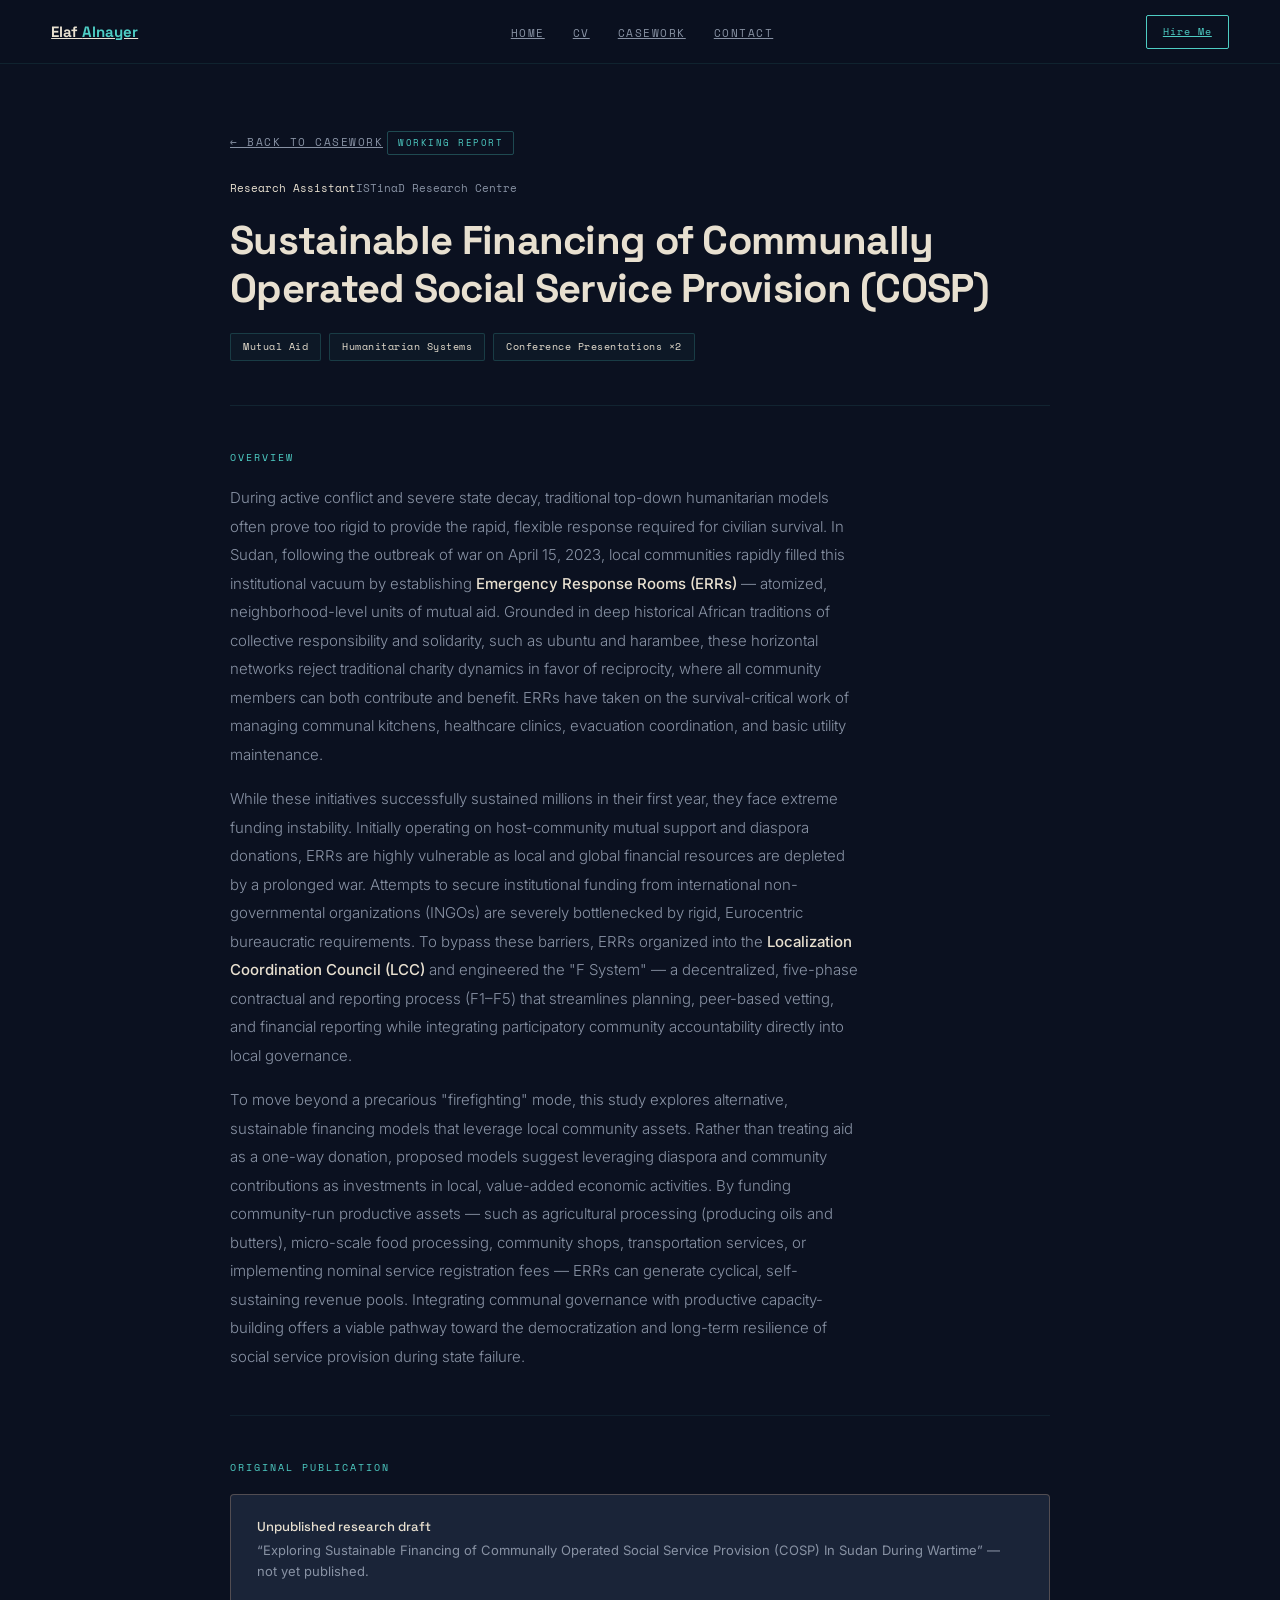
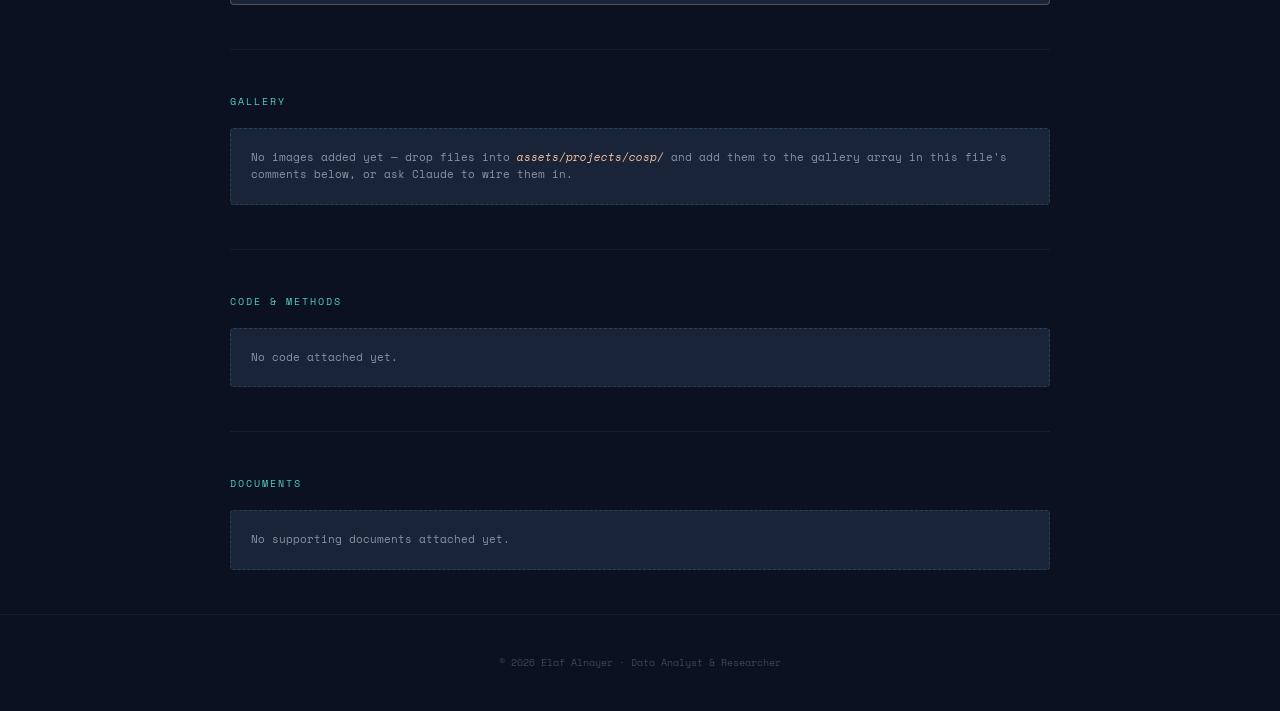
<file: cosp.html>
<!DOCTYPE html>
<html lang="en">
<head>
<meta charset="UTF-8"/>
<meta name="viewport" content="width=device-width, initial-scale=1.0"/>
<title>Sustainable Financing of Communally Operated Social Service Provision (COSP) — Elaf Alnayer</title>
<meta name="description" content="Research on Emergency Response Rooms in Sudan and sustainable financing models for community-led mutual aid during wartime."/>
<link rel="preconnect" href="https://fonts.googleapis.com"/>
<link rel="preconnect" href="https://fonts.gstatic.com" crossorigin/>
<link href="https://fonts.googleapis.com/css2?family=Space+Grotesk:wght@300;400;500;600;700&family=Space+Mono:ital,wght@0,400;0,700;1,400&family=Inter:wght@300;400;500&display=swap" rel="stylesheet"/>
<style>
:root{
  --night:#0B1120; --deep:#111827; --surface:#1A2438;
  --teal:#4ECDC4; --amber:#F7C59F; --sand:#E8E0D0; --muted:#8892A4;
  --mono:'Space Mono',monospace; --display:'Space Grotesk',sans-serif; --body:'Inter',sans-serif;
  --ease:cubic-bezier(0.16,1,0.3,1); --max:820px; --gap:clamp(24px,6vw,64px);
}
*,*::before,*::after{box-sizing:border-box;margin:0;padding:0}
html{scroll-behavior:smooth}
body{font-family:var(--body);background:var(--night);color:var(--sand);-webkit-font-smoothing:antialiased;line-height:1.6}
a{color:inherit}
.wrap{max-width:var(--max);margin:0 auto;padding:0 var(--gap)}

/* nav (matches projects.html) */
nav{position:sticky;top:0;z-index:50;display:flex;align-items:center;justify-content:space-between;
  height:64px;padding:0 clamp(20px,4vw,64px);border-bottom:1px solid rgba(78,205,196,0.1);
  background:rgba(11,17,32,0.9);backdrop-filter:blur(14px)}
.nav-logo{font-family:var(--display);font-weight:700;font-size:15px;color:var(--sand)}
.nav-logo span{color:var(--teal)}
.nav-links{display:flex;gap:28px;list-style:none}
.nav-links a{font-family:var(--mono);font-size:11px;letter-spacing:1.5px;text-transform:uppercase;color:var(--muted);transition:color .2s}
.nav-links a:hover{color:var(--teal)}
.nav-badge{font-family:var(--mono);font-size:10px;letter-spacing:1px;padding:8px 16px;border:1px solid var(--teal);border-radius:2px;color:var(--teal);transition:all .2s}
.nav-badge:hover{background:var(--teal);color:var(--night)}
@media(max-width:720px){.nav-links{display:none}}

/* header */
.p-header{padding:64px 0 44px;border-bottom:1px solid rgba(78,205,196,0.1)}
.p-back{display:inline-flex;align-items:center;gap:8px;font-family:var(--mono);font-size:11px;letter-spacing:1.5px;text-transform:uppercase;color:var(--muted);margin-bottom:28px;transition:color .2s}
.p-back:hover{color:var(--teal)}
.p-status{font-family:var(--mono);font-size:9px;letter-spacing:1.5px;text-transform:uppercase;padding:4px 10px;border:1px solid rgba(78,205,196,0.3);border-radius:2px;color:var(--teal);display:inline-block;margin-bottom:18px}
.p-status.pending{border-color:rgba(247,197,159,0.35);color:var(--amber)}
.p-role{font-family:var(--mono);font-size:11px;color:var(--muted);margin-bottom:20px}
.p-role strong{color:var(--sand);font-weight:400}
.p-title{font-family:var(--display);font-size:clamp(26px,4.2vw,40px);font-weight:700;letter-spacing:-0.7px;line-height:1.2;margin-bottom:20px}
.p-meta{display:flex;flex-wrap:wrap;gap:8px}
.meta-pill{font-family:var(--mono);font-size:10px;letter-spacing:0.5px;padding:5px 12px;border:1px solid rgba(78,205,196,0.2);border-radius:2px;color:var(--sand);background:rgba(78,205,196,0.04)}

/* sections */
.p-section{padding:44px 0;border-bottom:1px solid rgba(78,205,196,0.08)}
.p-section:last-of-type{border-bottom:none}
.p-label{font-family:var(--mono);font-size:10px;letter-spacing:2px;text-transform:uppercase;color:var(--teal);margin-bottom:18px}
.p-body p{font-size:15px;font-weight:300;line-height:1.9;color:var(--muted);margin-bottom:16px;max-width:70ch}
.p-body p:last-child{margin-bottom:0}
.p-body strong{color:var(--sand);font-weight:500}

/* original publication callout */
.p-origin{display:flex;flex-wrap:wrap;align-items:center;justify-content:space-between;gap:16px;
  padding:22px 26px;background:var(--surface);border:1px solid rgba(78,205,196,0.15);border-radius:4px}
.p-origin-text{font-size:13px;color:var(--muted)}
.p-origin-text strong{color:var(--sand);font-weight:500;display:block;margin-bottom:2px;font-family:var(--display)}
.p-origin-link{font-family:var(--mono);font-size:11px;letter-spacing:1px;text-transform:uppercase;
  color:var(--teal);border:1px solid var(--teal);padding:9px 18px;border-radius:2px;white-space:nowrap;transition:all .2s}
.p-origin-link:hover{background:var(--teal);color:var(--night)}
.p-origin.draft{border-color:rgba(247,197,159,0.25)}
.p-origin.draft .p-origin-link{color:var(--amber);border-color:var(--amber)}
.p-origin.draft .p-origin-link:hover{background:var(--amber);color:var(--night)}
.todo{color:var(--amber);font-style:italic}

/* gallery */
.p-gallery{display:grid;grid-template-columns:1fr 1fr;gap:12px}
.p-gallery figure{background:var(--surface);overflow:hidden;border:1px solid rgba(78,205,196,0.08)}
.p-gallery img{display:block;width:100%;height:auto}
.p-gallery figcaption{font-family:var(--mono);font-size:10px;color:var(--muted);padding:10px 14px}
.p-empty-note{font-family:var(--mono);font-size:11px;color:var(--muted);padding:20px;background:var(--surface);border:1px dashed rgba(78,205,196,0.2);border-radius:4px}
@media(max-width:640px){.p-gallery{grid-template-columns:1fr}}

/* code */
.p-code{background:var(--surface);border:1px solid rgba(78,205,196,0.12);border-radius:4px;margin-bottom:16px;overflow:hidden}
.p-code:last-child{margin-bottom:0}
.p-code-label{font-family:var(--mono);font-size:10px;letter-spacing:1px;color:var(--muted);padding:10px 16px;border-bottom:1px solid rgba(78,205,196,0.1)}
.p-code pre{margin:0;padding:18px 20px;overflow-x:auto}
.p-code code{font-family:var(--mono);font-size:12.5px;line-height:1.7;color:var(--sand)}

/* documents */
.p-docs{display:flex;flex-direction:column;gap:2px}
.p-doc{display:flex;align-items:center;justify-content:space-between;gap:16px;padding:16px 20px;background:var(--surface);text-decoration:none;transition:background .2s}
.p-doc:hover{background:#1E2E48}
.p-doc-name{font-family:var(--display);font-size:14px;font-weight:600;color:var(--sand)}
.p-doc-type{font-family:var(--mono);font-size:10px;letter-spacing:1.5px;text-transform:uppercase;color:var(--teal)}

footer{padding:40px clamp(20px,4vw,64px);text-align:center;font-family:var(--mono);font-size:10px;color:rgba(136,146,164,0.4);border-top:1px solid rgba(78,205,196,0.08)}
</style>
</head>
<body>

<nav>
  <a href="index.html" class="nav-logo">Elaf <span>Alnayer</span></a>
  <ul class="nav-links">
    <li><a href="index.html">Home</a></li>
    <li><a href="cv.html">CV</a></li>
    <li><a href="projects.html">Casework</a></li>
    <li><a href="cv.html#contact">Contact</a></li>
  </ul>
  <a href="mailto:alnayer.eee@gmail.com" class="nav-badge">Hire Me</a>
</nav>

<section class="p-header wrap">
  <a href="projects.html#casework" class="p-back">← Back to Casework</a>
  <span class="p-status">Working Report</span>
  <div class="p-role"><strong>Research Assistant</strong>ISTinaD Research Centre</div>
  <h1 class="p-title">Sustainable Financing of Communally Operated Social Service Provision (COSP)</h1>
  <div class="p-meta"><span class="meta-pill">Mutual Aid</span><span class="meta-pill">Humanitarian Systems</span><span class="meta-pill">Conference Presentations ×2</span></div>
</section>

<section class="p-section wrap">
  <div class="p-label">Overview</div>
  <div class="p-body">
    <p>During active conflict and severe state decay, traditional top-down humanitarian models often prove too rigid to provide the rapid, flexible response required for civilian survival. In Sudan, following the outbreak of war on April 15, 2023, local communities rapidly filled this institutional vacuum by establishing <strong>Emergency Response Rooms (ERRs)</strong> — atomized, neighborhood-level units of mutual aid. Grounded in deep historical African traditions of collective responsibility and solidarity, such as ubuntu and harambee, these horizontal networks reject traditional charity dynamics in favor of reciprocity, where all community members can both contribute and benefit. ERRs have taken on the survival-critical work of managing communal kitchens, healthcare clinics, evacuation coordination, and basic utility maintenance.</p>
    <p>While these initiatives successfully sustained millions in their first year, they face extreme funding instability. Initially operating on host-community mutual support and diaspora donations, ERRs are highly vulnerable as local and global financial resources are depleted by a prolonged war. Attempts to secure institutional funding from international non-governmental organizations (INGOs) are severely bottlenecked by rigid, Eurocentric bureaucratic requirements. To bypass these barriers, ERRs organized into the <strong>Localization Coordination Council (LCC)</strong> and engineered the "F System" — a decentralized, five-phase contractual and reporting process (F1–F5) that streamlines planning, peer-based vetting, and financial reporting while integrating participatory community accountability directly into local governance.</p>
    <p>To move beyond a precarious "firefighting" mode, this study explores alternative, sustainable financing models that leverage local community assets. Rather than treating aid as a one-way donation, proposed models suggest leveraging diaspora and community contributions as investments in local, value-added economic activities. By funding community-run productive assets — such as agricultural processing (producing oils and butters), micro-scale food processing, community shops, transportation services, or implementing nominal service registration fees — ERRs can generate cyclical, self-sustaining revenue pools. Integrating communal governance with productive capacity-building offers a viable pathway toward the democratization and long-term resilience of social service provision during state failure.</p>
  </div>
</section>

<section class="p-section wrap">
  <div class="p-label">Original Publication</div>
  <div class="p-origin draft"><div class="p-origin-text"><strong>Unpublished research draft</strong>“Exploring Sustainable Financing of Communally Operated Social Service Provision (COSP) In Sudan During Wartime” — not yet published.</div></div>
</section>

<section class="p-section wrap">
  <div class="p-label">Gallery</div>
  <div class="p-empty-note">No images added yet — drop files into <span class="todo">assets/projects/cosp/</span> and add them to the gallery array in this file's comments below, or ask Claude to wire them in.</div>
</section>

<section class="p-section wrap">
  <div class="p-label">Code &amp; Methods</div>
  <div class="p-empty-note">No code attached yet.</div>
</section>

<section class="p-section wrap">
  <div class="p-label">Documents</div>
  <div class="p-empty-note">No supporting documents attached yet.</div>
</section>

<footer>© 2026 Elaf Alnayer · Data Analyst &amp; Researcher</footer>
</body>
</html>
</file>
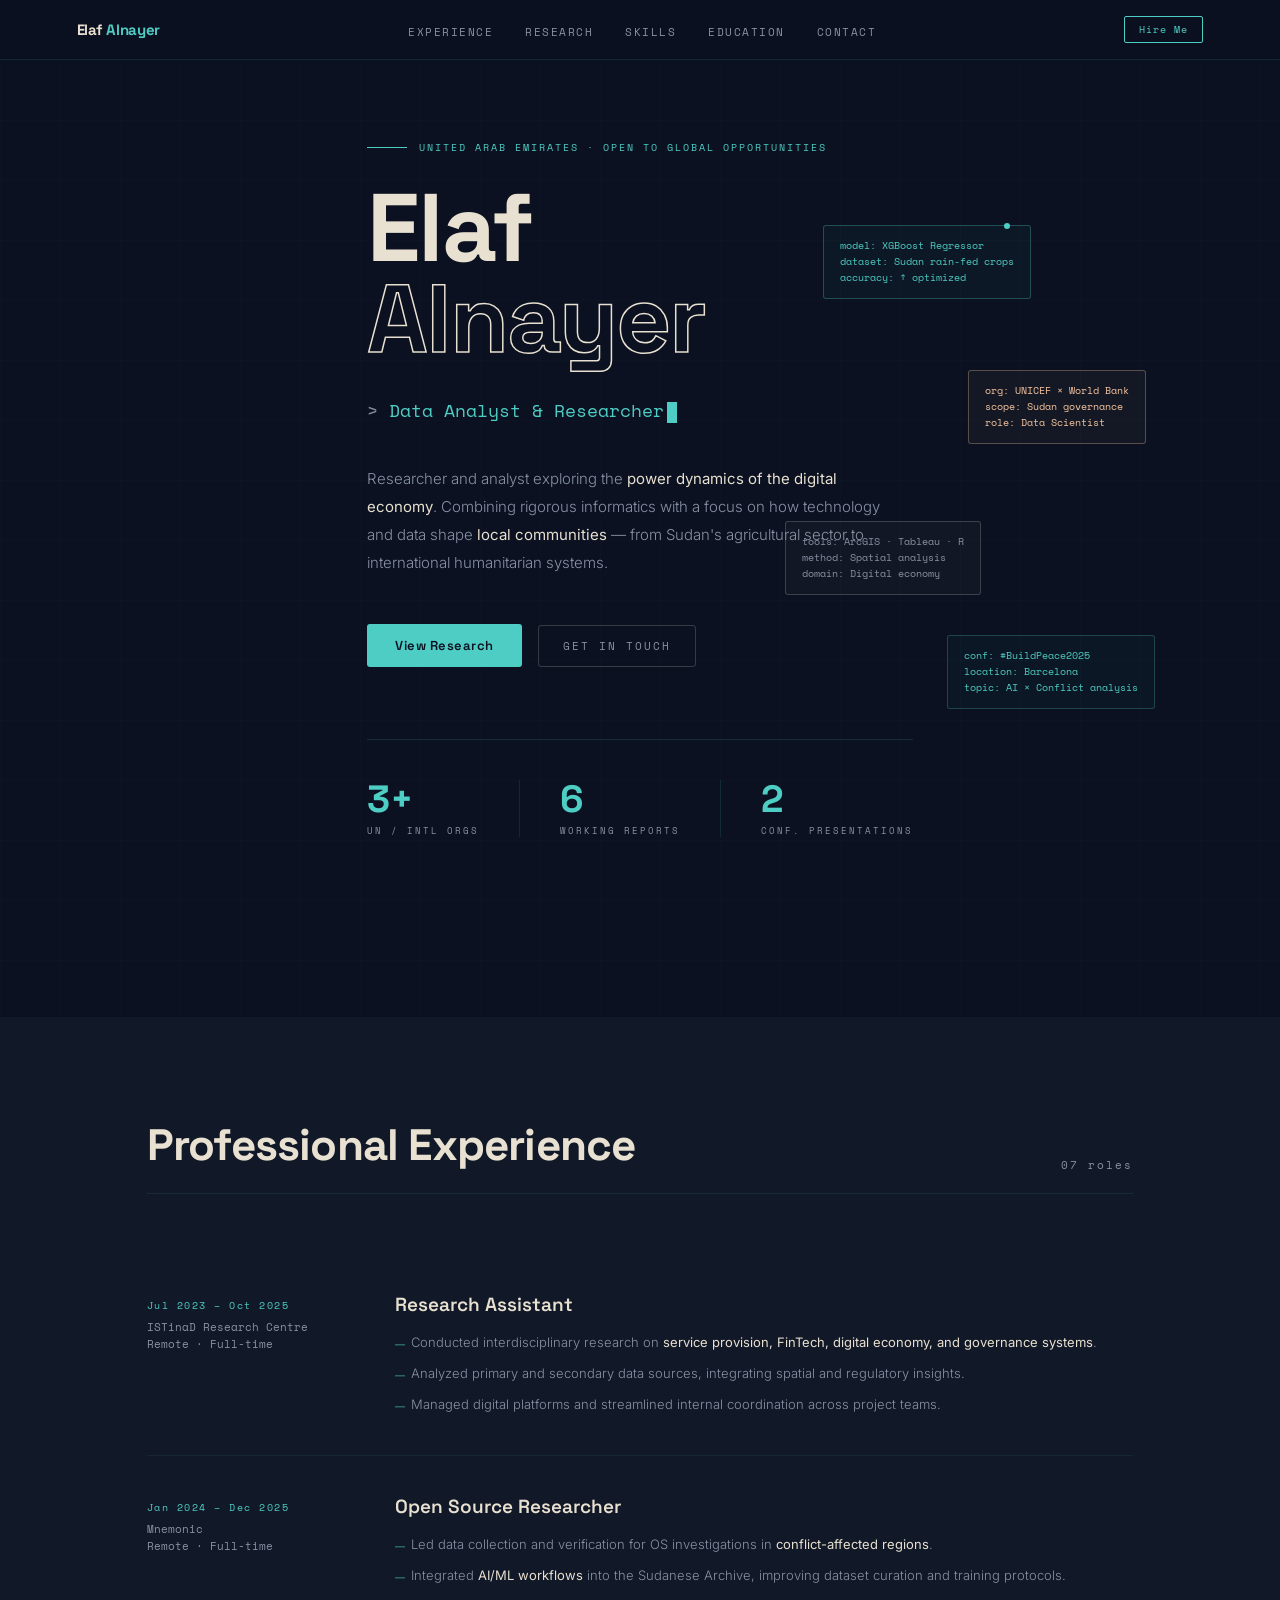
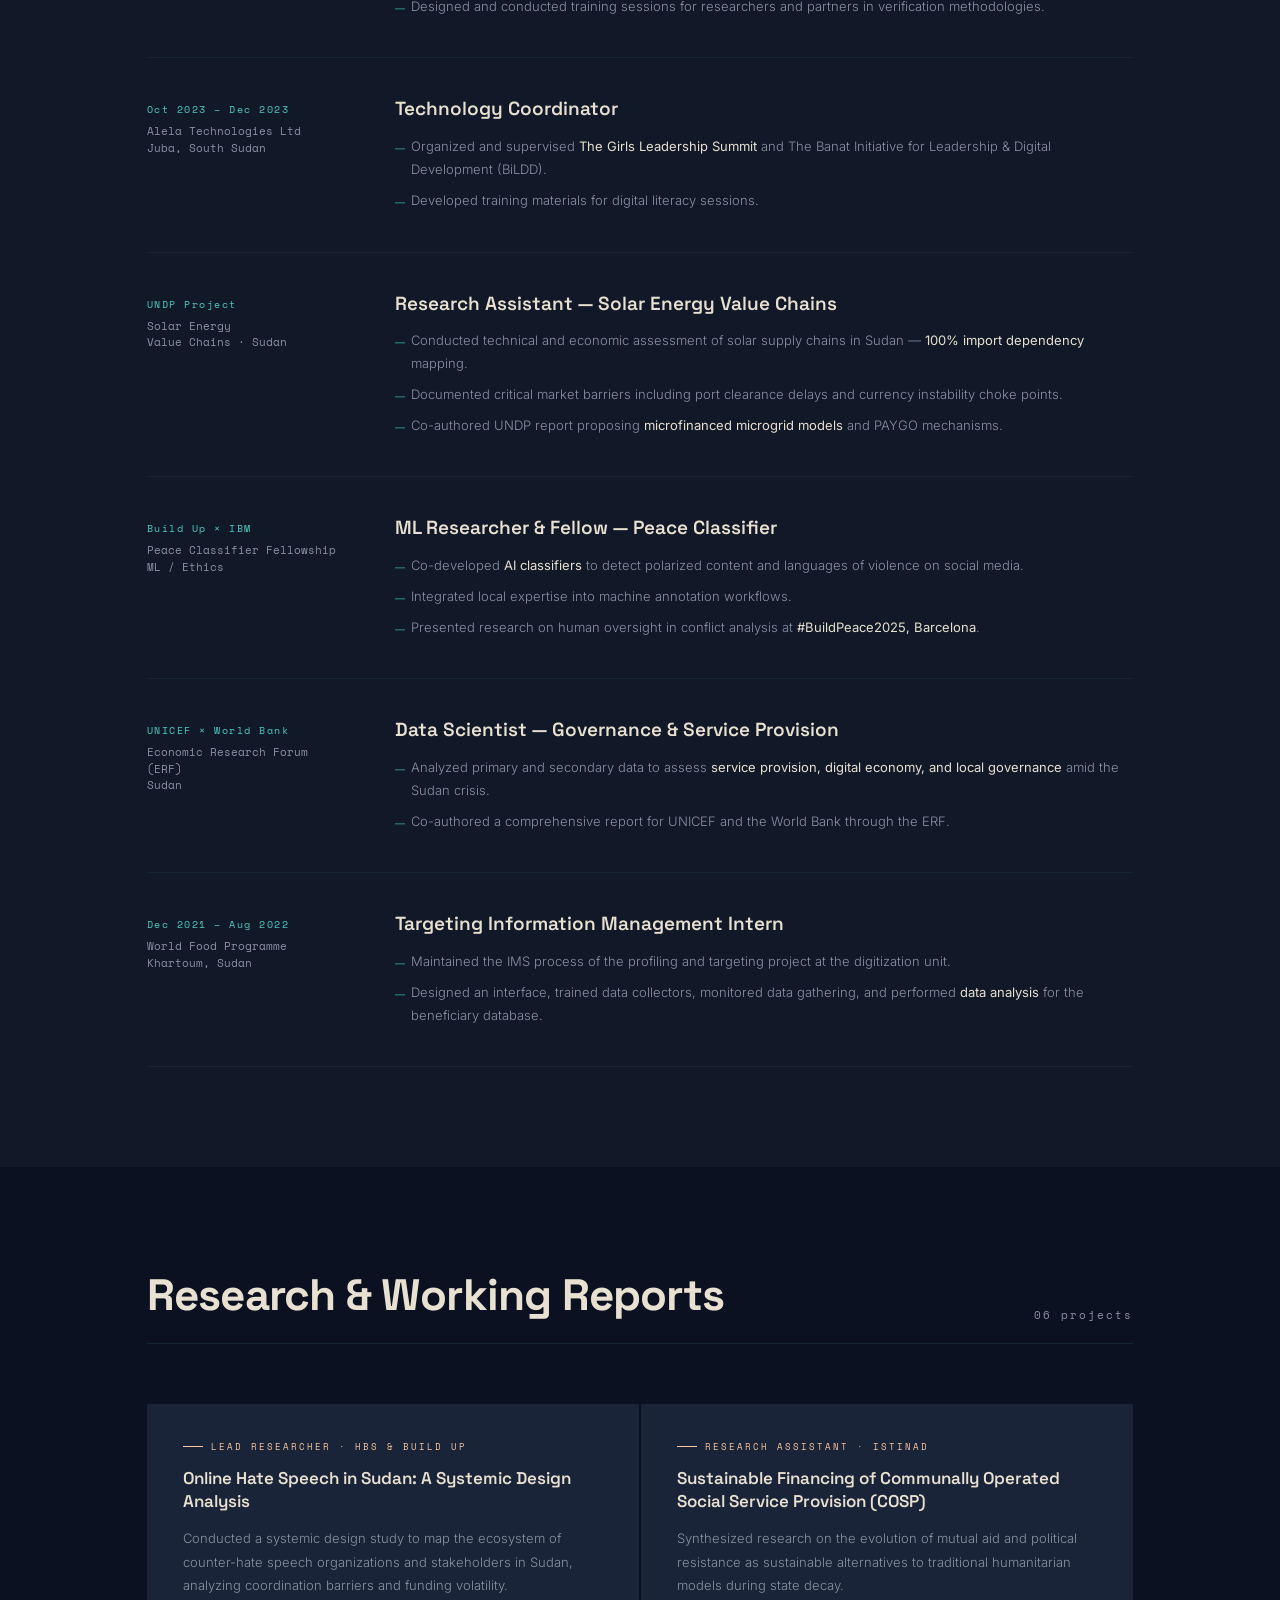
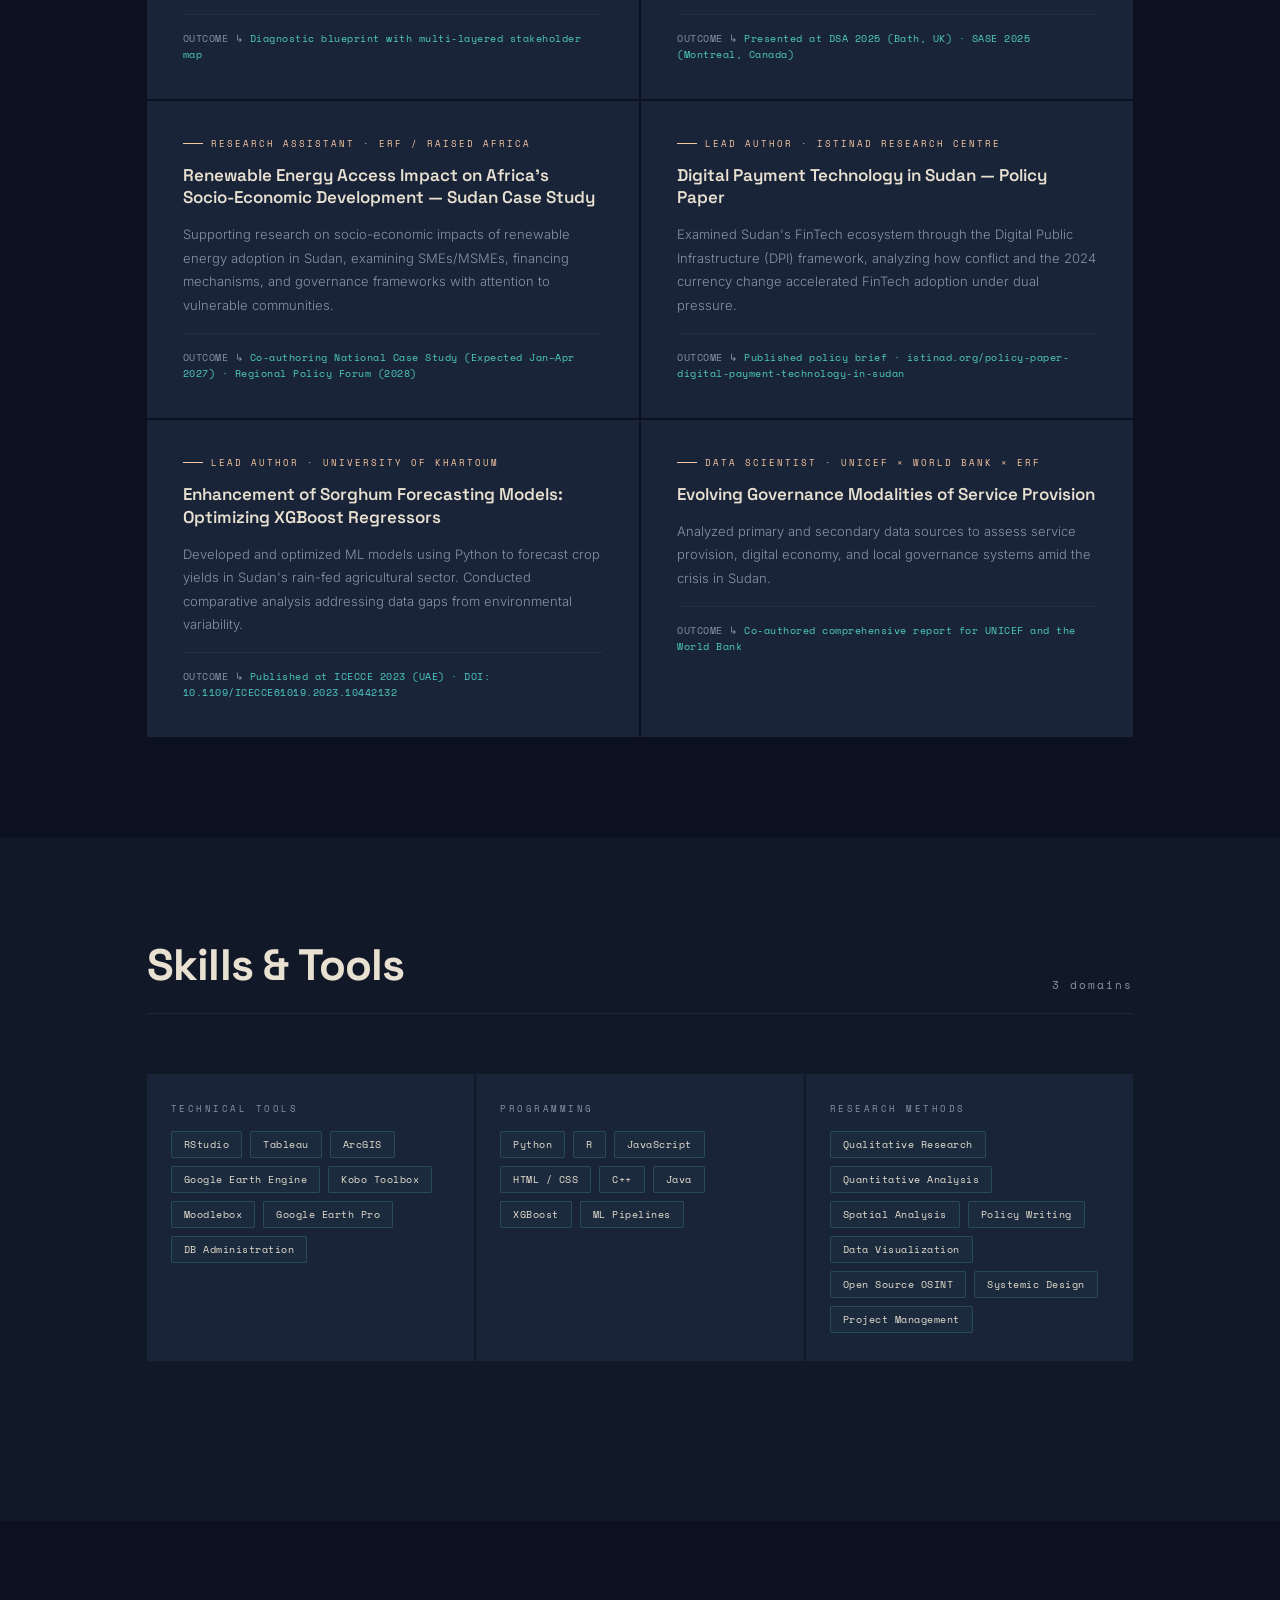
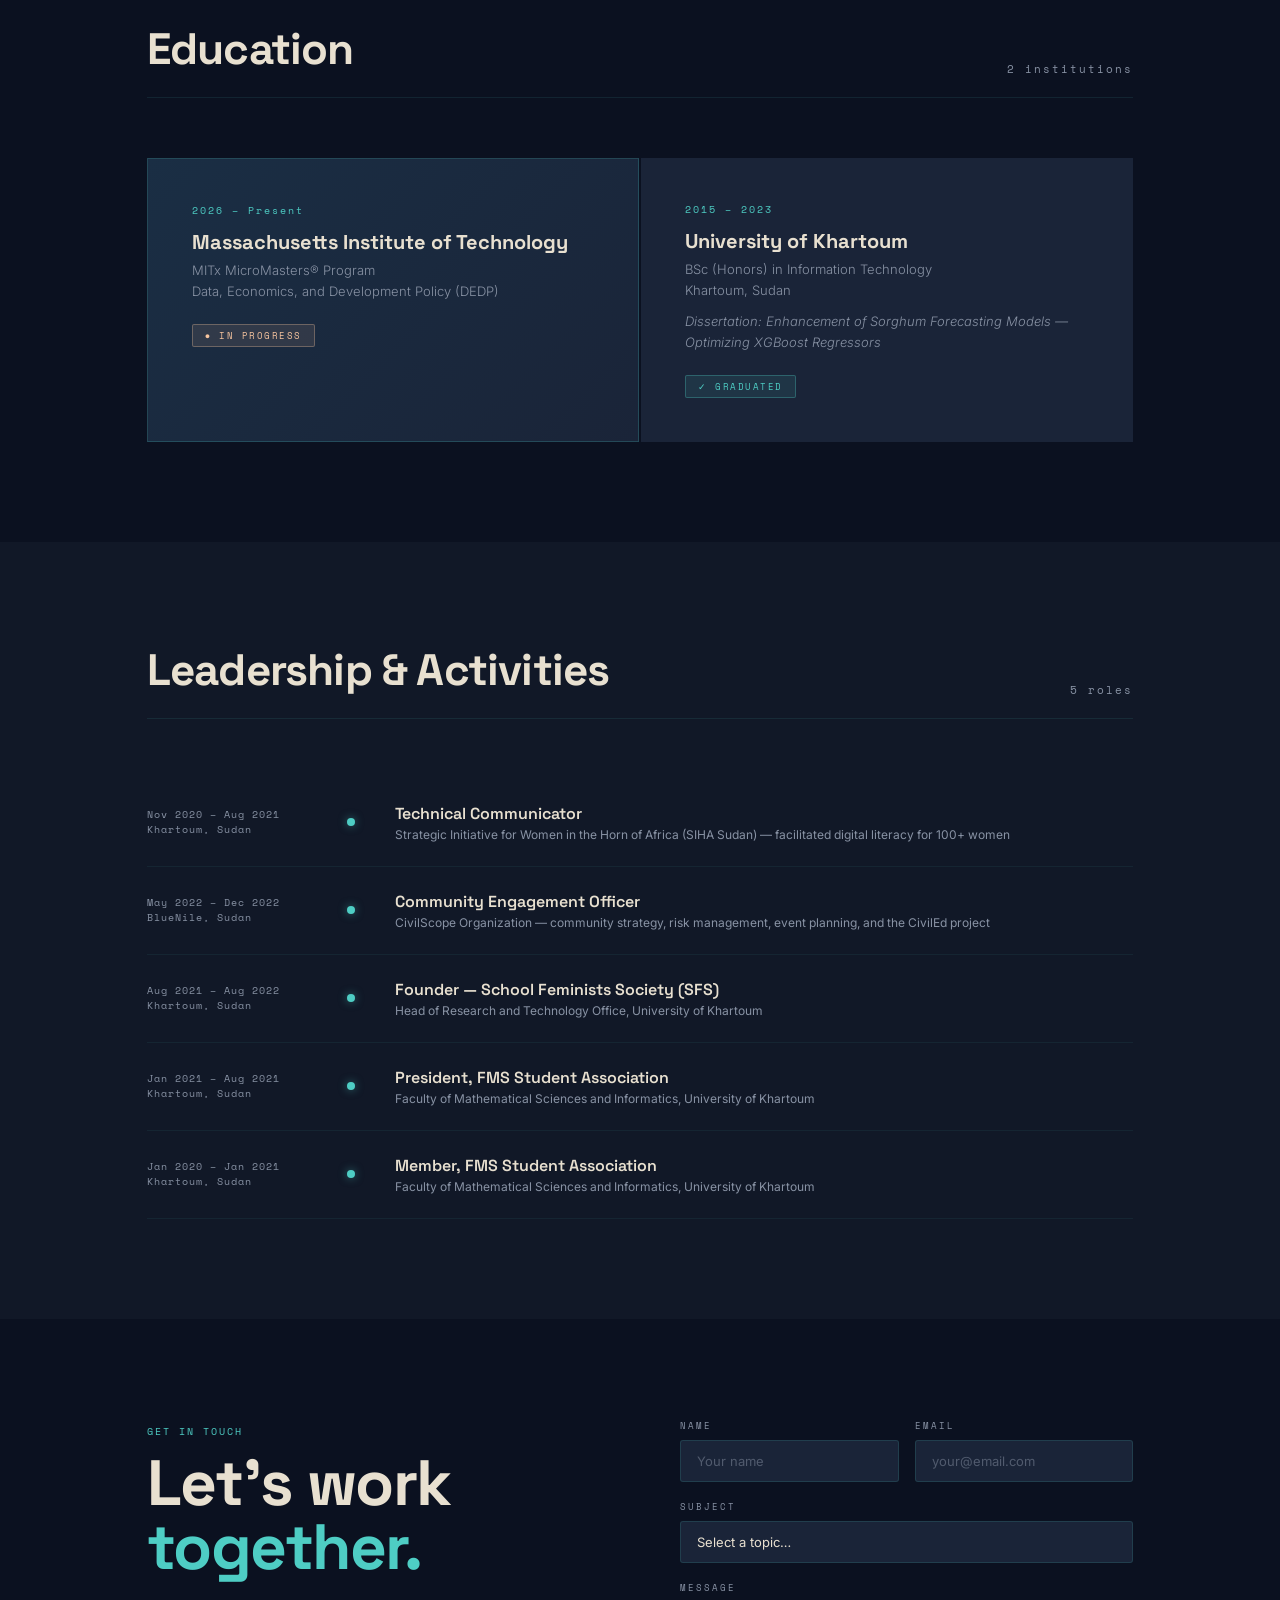
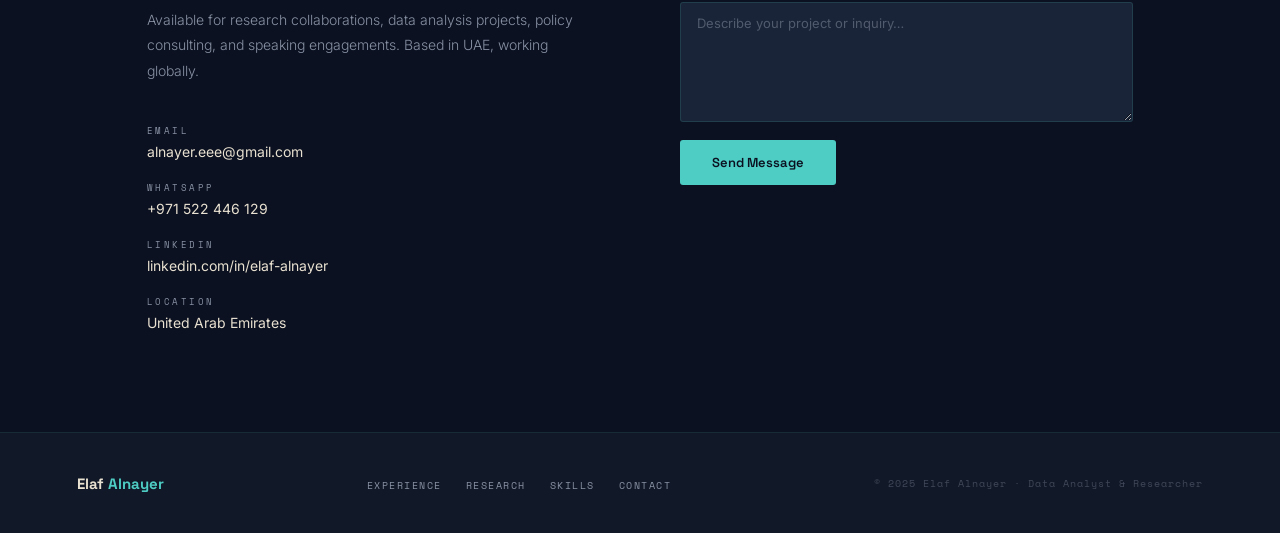
<file: elaf-alnayer.html>
<!DOCTYPE html>
<html lang="en">
<head>
<meta charset="UTF-8"/>
<meta name="viewport" content="width=device-width, initial-scale=1.0"/>
<title>Elaf Alnayer — Data Analyst & Researcher</title>
<link rel="preconnect" href="https://fonts.googleapis.com"/>
<link rel="preconnect" href="https://fonts.gstatic.com" crossorigin/>
<link href="https://fonts.googleapis.com/css2?family=Space+Grotesk:wght@300;400;500;600;700&family=Space+Mono:ital,wght@0,400;0,700;1,400&family=Inter:wght@300;400;500&display=swap" rel="stylesheet"/>
<style>
/* ── TOKENS ─────────────────────────────── */
:root {
  --night:   #0B1120;
  --deep:    #111827;
  --surface: #1A2438;
  --rim:     rgba(78,205,196,0.15);
  --teal:    #4ECDC4;
  --amber:   #F7C59F;
  --sand:    #E8E0D0;
  --muted:   #8892A4;
  --mono:    'Space Mono', monospace;
  --display: 'Space Grotesk', sans-serif;
  --body:    'Inter', sans-serif;
  --ease:    cubic-bezier(0.16,1,0.3,1);
  --max:     1140px;
  --gap:     clamp(24px,6vw,80px);
}

/* ── RESET ──────────────────────────────── */
*,*::before,*::after{box-sizing:border-box;margin:0;padding:0}
html{font-size:16px;scroll-behavior:smooth}
body{font-family:var(--body);background:var(--night);color:var(--sand);overflow-x:hidden;-webkit-font-smoothing:antialiased}
a{color:inherit;text-decoration:none}
img{display:block;width:100%}

/* ── UTILS ──────────────────────────────── */
.wrap{max-width:var(--max);margin:0 auto;padding:0 var(--gap)}
.tag{font-family:var(--mono);font-size:10px;letter-spacing:2px;text-transform:uppercase;color:var(--teal);display:inline-block;margin-bottom:12px}
.grid-line{position:absolute;inset:0;background-image:linear-gradient(rgba(78,205,196,0.03) 1px,transparent 1px),linear-gradient(90deg,rgba(78,205,196,0.03) 1px,transparent 1px);background-size:60px 60px;pointer-events:none}

/* ── NAV ────────────────────────────────── */
nav{position:fixed;top:0;left:0;right:0;z-index:900;height:60px;display:flex;align-items:center;justify-content:space-between;padding:0 var(--gap);border-bottom:1px solid rgba(78,205,196,0.1);background:rgba(11,17,32,0.85);backdrop-filter:blur(16px);-webkit-backdrop-filter:blur(16px)}
.nav-logo{font-family:var(--display);font-size:15px;font-weight:700;letter-spacing:-0.3px;color:var(--sand)}
.nav-logo span{color:var(--teal)}
.nav-links{display:flex;gap:32px;list-style:none}
.nav-links a{font-family:var(--mono);font-size:11px;letter-spacing:1.5px;text-transform:uppercase;color:var(--muted);transition:color .2s}
.nav-links a:hover{color:var(--teal)}
.nav-badge{font-family:var(--mono);font-size:10px;letter-spacing:1px;padding:5px 14px;border:1px solid var(--teal);border-radius:2px;color:var(--teal);transition:all .2s}
.nav-badge:hover{background:var(--teal);color:var(--night)}

/* ── HERO ────────────────────────────────── */
.hero{position:relative;min-height:100vh;display:flex;align-items:center;padding-top:60px;overflow:hidden}
.hero .grid-line{opacity:0.6}

.hero-content{position:relative;z-index:2;padding:80px 0}
.hero-eyebrow{display:flex;align-items:center;gap:12px;margin-bottom:28px}
.hero-eyebrow::before{content:'';display:block;width:40px;height:1px;background:var(--teal)}
.hero-eyebrow .tag{margin:0}

.hero-name{font-family:var(--display);font-size:clamp(52px,8vw,96px);font-weight:700;line-height:0.95;letter-spacing:-2px;color:var(--sand);margin-bottom:8px}
.hero-name .first{display:block}
.hero-name .last{display:block;color:transparent;-webkit-text-stroke:1.5px var(--sand)}

.terminal-line{font-family:var(--mono);font-size:clamp(14px,2vw,18px);color:var(--teal);margin:32px 0 40px;min-height:28px}
.terminal-line::before{content:'> ';color:var(--muted)}
.cursor{display:inline-block;width:10px;height:1.2em;background:var(--teal);margin-left:3px;vertical-align:text-bottom;animation:blink .8s step-end infinite}
@keyframes blink{0%,100%{opacity:1}50%{opacity:0}}

.hero-bio{font-size:15px;font-weight:300;line-height:1.85;color:var(--muted);max-width:520px;margin-bottom:48px}
.hero-bio strong{color:var(--sand);font-weight:400}

.hero-actions{display:flex;gap:16px;align-items:center;flex-wrap:wrap}
.btn-primary{font-family:var(--display);font-size:13px;font-weight:600;letter-spacing:0.5px;padding:13px 28px;background:var(--teal);color:var(--night);border-radius:3px;transition:all .2s var(--ease);display:inline-block}
.btn-primary:hover{background:var(--sand);transform:translateY(-2px)}
.btn-ghost{font-family:var(--mono);font-size:11px;letter-spacing:2px;text-transform:uppercase;padding:12px 24px;border:1px solid rgba(232,224,208,0.2);border-radius:3px;color:var(--muted);transition:all .2s}
.btn-ghost:hover{border-color:var(--sand);color:var(--sand)}

.hero-stats{display:grid;grid-template-columns:repeat(3,auto);gap:0;margin-top:72px;padding-top:40px;border-top:1px solid rgba(78,205,196,0.15);width:fit-content}
.stat{padding:0 40px 0 0;margin-right:40px;border-right:1px solid rgba(78,205,196,0.12)}
.stat:last-child{border:none;margin:0;padding:0}
.stat-n{font-family:var(--display);font-size:38px;font-weight:700;color:var(--teal);line-height:1}
.stat-l{font-family:var(--mono);font-size:9px;letter-spacing:2px;text-transform:uppercase;color:var(--muted);margin-top:6px}

/* Floating data nodes */
.data-nodes{position:absolute;right:0;top:50%;transform:translateY(-50%);width:42%;height:70vh;pointer-events:none;z-index:1}
.node{position:absolute;border:1px solid;border-radius:3px;font-family:var(--mono);font-size:10px;padding:12px 16px;line-height:1.6;opacity:0;animation:node-in .6s var(--ease) forwards}
@keyframes node-in{from{opacity:0;transform:translateY(12px)}to{opacity:1;transform:translateY(0)}}
.node-1{top:5%;left:15%;border-color:rgba(78,205,196,0.3);background:rgba(78,205,196,0.04);color:var(--teal);animation-delay:.4s}
.node-2{top:28%;left:42%;border-color:rgba(247,197,159,0.3);background:rgba(247,197,159,0.04);color:var(--amber);animation-delay:.7s}
.node-3{top:52%;left:8%;border-color:rgba(232,224,208,0.2);background:rgba(232,224,208,0.03);color:var(--muted);animation-delay:1s}
.node-4{top:70%;left:38%;border-color:rgba(78,205,196,0.25);background:rgba(78,205,196,0.03);color:var(--teal);animation-delay:1.3s}
.node-dot{width:6px;height:6px;border-radius:50%;background:var(--teal);position:absolute;top:-3px;right:20px}

/* ── SECTION SHARED ──────────────────────── */
section{position:relative;padding:100px 0}
.sec-header{display:flex;align-items:flex-end;justify-content:space-between;margin-bottom:60px;padding-bottom:20px;border-bottom:1px solid rgba(78,205,196,0.1)}
.sec-title{font-family:var(--display);font-size:clamp(28px,4vw,44px);font-weight:700;letter-spacing:-0.8px;color:var(--sand)}
.sec-count{font-family:var(--mono);font-size:11px;letter-spacing:2px;color:var(--muted)}

/* ── EXPERIENCE ──────────────────────────── */
.exp-section{background:var(--deep)}
.exp-item{display:grid;grid-template-columns:200px 1fr;gap:48px;padding:40px 0;border-bottom:1px solid rgba(78,205,196,0.07);opacity:0;transform:translateY(24px);transition:opacity .7s var(--ease),transform .7s var(--ease)}
.exp-item.visible{opacity:1;transform:translateY(0)}
.exp-left{padding-top:4px}
.exp-period{font-family:var(--mono);font-size:10px;letter-spacing:1.5px;color:var(--teal);margin-bottom:6px}
.exp-org{font-family:var(--mono);font-size:11px;color:var(--muted);line-height:1.5}
.exp-right{}
.exp-role{font-family:var(--display);font-size:19px;font-weight:600;color:var(--sand);margin-bottom:14px;line-height:1.2}
.exp-bullets{display:flex;flex-direction:column;gap:8px}
.exp-bullets li{font-size:13px;font-weight:300;line-height:1.75;color:var(--muted);padding-left:16px;position:relative;list-style:none}
.exp-bullets li::before{content:'—';position:absolute;left:0;color:var(--teal);font-size:10px;top:5px}
.exp-bullets li strong{color:var(--sand);font-weight:400}
.exp-link{display:inline-flex;align-items:center;gap:6px;font-family:var(--mono);font-size:10px;letter-spacing:1.5px;text-transform:uppercase;color:var(--teal);margin-top:14px;border-bottom:1px solid rgba(78,205,196,0.3);padding-bottom:2px;transition:border-color .2s}
.exp-link:hover{border-color:var(--teal)}
.exp-link::after{content:'↗';font-size:12px}

/* ── RESEARCH REPORTS ─────────────────────── */
.reports-section{background:var(--night)}
.reports-grid{display:grid;grid-template-columns:1fr 1fr;gap:2px}
.report-card{background:var(--surface);padding:36px;transition:background .25s;opacity:0;transform:translateY(20px);transition:opacity .6s var(--ease),transform .6s var(--ease),background .25s}
.report-card.visible{opacity:1;transform:translateY(0)}
.report-card:hover{background:#1E2E48}
.report-tag{font-family:var(--mono);font-size:9px;letter-spacing:2px;text-transform:uppercase;color:var(--amber);margin-bottom:14px;display:flex;align-items:center;gap:8px}
.report-tag::before{content:'';display:block;width:20px;height:1px;background:var(--amber)}
.report-title{font-family:var(--display);font-size:17px;font-weight:600;color:var(--sand);line-height:1.35;margin-bottom:14px}
.report-desc{font-size:13px;font-weight:300;line-height:1.8;color:var(--muted)}
.report-outcome{margin-top:16px;padding-top:16px;border-top:1px solid rgba(78,205,196,0.08);font-family:var(--mono);font-size:10px;color:var(--teal);letter-spacing:0.5px;line-height:1.6}
.report-outcome::before{content:'OUTCOME ↳ ';color:var(--muted)}

/* ── SKILLS CONSTELLATION ─────────────────── */
.skills-section{background:var(--deep);overflow:hidden}
.skills-grid{display:grid;grid-template-columns:repeat(3,1fr);gap:2px;margin-bottom:60px}
.skill-cell{padding:28px 24px;background:var(--surface);position:relative;overflow:hidden;opacity:0;transform:scale(0.95);transition:opacity .5s var(--ease),transform .5s var(--ease)}
.skill-cell.visible{opacity:1;transform:scale(1)}
.skill-cell::after{content:'';position:absolute;bottom:0;left:0;right:0;height:2px;background:var(--teal);transform:scaleX(0);transform-origin:left;transition:transform .4s var(--ease)}
.skill-cell:hover::after{transform:scaleX(1)}
.skill-cat{font-family:var(--mono);font-size:9px;letter-spacing:2.5px;text-transform:uppercase;color:var(--muted);margin-bottom:16px}
.skill-list{display:flex;flex-wrap:wrap;gap:8px}
.skill-pill{font-family:var(--mono);font-size:10px;letter-spacing:0.5px;padding:5px 12px;border:1px solid rgba(78,205,196,0.2);border-radius:2px;color:var(--sand);background:rgba(78,205,196,0.04);transition:all .2s}
.skill-pill:hover{border-color:var(--teal);color:var(--teal);background:rgba(78,205,196,0.08)}

/* ── EDUCATION ────────────────────────────── */
.edu-section{background:var(--night)}
.edu-grid{display:grid;grid-template-columns:1fr 1fr;gap:2px}
.edu-card{background:var(--surface);padding:44px;opacity:0;transform:translateY(20px);transition:opacity .7s var(--ease),transform .7s var(--ease)}
.edu-card.visible{opacity:1;transform:translateY(0)}
.edu-card.featured{background:linear-gradient(135deg,#1A2E44 0%,#1A2438 100%);border:1px solid rgba(78,205,196,0.2)}
.edu-year{font-family:var(--mono);font-size:10px;letter-spacing:2px;color:var(--teal);margin-bottom:12px}
.edu-inst{font-family:var(--display);font-size:20px;font-weight:700;color:var(--sand);margin-bottom:6px;line-height:1.2}
.edu-degree{font-size:13px;font-weight:300;color:var(--muted);line-height:1.6;margin-bottom:10px}
.edu-badge{display:inline-flex;align-items:center;gap:6px;font-family:var(--mono);font-size:9px;letter-spacing:1.5px;text-transform:uppercase;padding:4px 12px;background:rgba(78,205,196,0.1);border:1px solid rgba(78,205,196,0.3);border-radius:2px;color:var(--teal);margin-top:12px}
.edu-badge.amber{background:rgba(247,197,159,0.1);border-color:rgba(247,197,159,0.3);color:var(--amber)}

/* ── LEADERSHIP ───────────────────────────── */
.lead-section{background:var(--deep)}
.lead-list{display:flex;flex-direction:column}
.lead-item{display:flex;align-items:center;gap:40px;padding:24px 0;border-bottom:1px solid rgba(78,205,196,0.07);transition:padding-left .3s var(--ease);opacity:0;transform:translateX(-16px);transition:opacity .6s var(--ease),transform .6s var(--ease)}
.lead-item.visible{opacity:1;transform:translateX(0)}
.lead-item:hover{padding-left:12px}
.lead-period{font-family:var(--mono);font-size:10px;letter-spacing:1px;color:var(--muted);min-width:160px;flex-shrink:0}
.lead-role{font-family:var(--display);font-size:16px;font-weight:600;color:var(--sand)}
.lead-org{font-size:12px;color:var(--muted);margin-top:3px}
.lead-dot{width:8px;height:8px;border-radius:50%;background:var(--teal);flex-shrink:0;box-shadow:0 0 8px rgba(78,205,196,0.5)}

/* ── CONTACT ─────────────────────────────── */
.contact-section{background:var(--night)}
.contact-inner{display:grid;grid-template-columns:1fr 1fr;gap:80px;align-items:start}
.contact-title{font-family:var(--display);font-size:clamp(36px,5vw,64px);font-weight:700;letter-spacing:-1.5px;line-height:1;color:var(--sand);margin-bottom:28px}
.contact-title em{color:var(--teal);font-style:normal}
.contact-sub{font-size:14px;font-weight:300;line-height:1.85;color:var(--muted);margin-bottom:40px}
.contact-items{display:flex;flex-direction:column;gap:20px}
.contact-item .c-label{font-family:var(--mono);font-size:9px;letter-spacing:2.5px;text-transform:uppercase;color:var(--muted);margin-bottom:4px}
.contact-item a,.contact-item span{font-size:14px;color:var(--sand);transition:color .2s}
.contact-item a:hover{color:var(--teal)}

.contact-form{display:flex;flex-direction:column;gap:18px}
.f-group{display:flex;flex-direction:column;gap:8px}
.f-group label{font-family:var(--mono);font-size:9px;letter-spacing:2px;text-transform:uppercase;color:var(--muted)}
.f-group input,.f-group textarea,.f-group select{font-family:var(--body);font-size:13px;color:var(--sand);background:var(--surface);border:1px solid rgba(78,205,196,0.15);border-radius:3px;padding:12px 16px;width:100%;outline:none;transition:border-color .2s,box-shadow .2s;appearance:none}
.f-group input:focus,.f-group textarea:focus,.f-group select:focus{border-color:var(--teal);box-shadow:0 0 0 3px rgba(78,205,196,0.08)}
.f-group input::placeholder,.f-group textarea::placeholder{color:rgba(136,146,164,0.5)}
.f-group textarea{resize:vertical;min-height:120px}
.f-row{display:grid;grid-template-columns:1fr 1fr;gap:16px}
.btn-send{font-family:var(--display);font-size:13px;font-weight:600;padding:14px 32px;background:var(--teal);color:var(--night);border:none;border-radius:3px;cursor:pointer;align-self:flex-start;transition:all .2s var(--ease)}
.btn-send:hover{background:var(--sand);transform:translateY(-2px)}

/* ── FOOTER ──────────────────────────────── */
footer{background:var(--deep);padding:40px var(--gap);border-top:1px solid rgba(78,205,196,0.1);display:flex;justify-content:space-between;align-items:center;flex-wrap:wrap;gap:16px}
.footer-logo{font-family:var(--display);font-size:15px;font-weight:700;color:var(--sand)}
.footer-logo span{color:var(--teal)}
.footer-links{display:flex;gap:24px;list-style:none}
.footer-links a{font-family:var(--mono);font-size:10px;letter-spacing:1.5px;text-transform:uppercase;color:var(--muted);transition:color .2s}
.footer-links a:hover{color:var(--teal)}
.footer-copy{font-family:var(--mono);font-size:10px;letter-spacing:1px;color:rgba(136,146,164,0.4)}

/* ── SCROLL REVEAL ───────────────────────── */
[data-reveal]{opacity:0;transform:translateY(24px);transition:opacity .8s var(--ease),transform .8s var(--ease)}
[data-reveal].visible{opacity:1;transform:translateY(0)}

/* ── RESPONSIVE ──────────────────────────── */
@media(max-width:900px){
  .reports-grid,.edu-grid,.contact-inner{grid-template-columns:1fr}
  .skills-grid{grid-template-columns:1fr 1fr}
  .exp-item{grid-template-columns:1fr;gap:8px}
  .data-nodes{display:none}
  .hero-name{font-size:clamp(42px,12vw,72px)}
  .hero-stats{grid-template-columns:repeat(3,auto);gap:0}
  .nav-links{display:none}
}
@media(max-width:600px){
  .skills-grid{grid-template-columns:1fr}
  .hero-stats{gap:20px;flex-wrap:wrap}
  .f-row{grid-template-columns:1fr}
  footer{flex-direction:column;text-align:center}
  .stat{padding:0;margin:0;border:none}
  .hero-stats{display:flex;flex-direction:column}
}
@media(prefers-reduced-motion:reduce){
  *{animation:none!important;transition:none!important}
}
</style>
</head>
<body>

<!-- NAV -->
<nav>
  <div class="nav-logo">Elaf <span>Alnayer</span></div>
  <ul class="nav-links">
    <li><a href="#experience">Experience</a></li>
    <li><a href="#research">Research</a></li>
    <li><a href="#skills">Skills</a></li>
    <li><a href="#education">Education</a></li>
    <li><a href="#contact">Contact</a></li>
  </ul>
  <a href="mailto:alnayer.eee@gmail.com" class="nav-badge">Hire Me</a>
</nav>

<!-- HERO -->
<section class="hero" id="home">
  <div class="grid-line"></div>

  <!-- Floating data annotation nodes -->
  <div class="data-nodes">
    <div class="node node-1">
      <div class="node-dot"></div>
      <div>model: XGBoost Regressor</div>
      <div>dataset: Sudan rain-fed crops</div>
      <div>accuracy: ↑ optimized</div>
    </div>
    <div class="node node-2">
      <div>org: UNICEF × World Bank</div>
      <div>scope: Sudan governance</div>
      <div>role: Data Scientist</div>
    </div>
    <div class="node node-3">
      <div>tools: ArcGIS · Tableau · R</div>
      <div>method: Spatial analysis</div>
      <div>domain: Digital economy</div>
    </div>
    <div class="node node-4">
      <div>conf: #BuildPeace2025</div>
      <div>location: Barcelona</div>
      <div>topic: AI × Conflict analysis</div>
    </div>
  </div>

  <div class="wrap hero-content">
    <div class="hero-eyebrow">
      <span class="tag">United Arab Emirates · Open to Global Opportunities</span>
    </div>
    <h1 class="hero-name">
      <span class="first">Elaf</span>
      <span class="last">Alnayer</span>
    </h1>
    <div class="terminal-line" id="terminal">
      <span id="typed-text"></span><span class="cursor"></span>
    </div>
    <p class="hero-bio">
      Researcher and analyst exploring the <strong>power dynamics of the digital economy</strong>. Combining rigorous informatics with a focus on how technology and data shape <strong>local communities</strong> — from Sudan's agricultural sector to international humanitarian systems.
    </p>
    <div class="hero-actions">
      <a href="#research" class="btn-primary">View Research</a>
      <a href="#contact" class="btn-ghost">Get in Touch</a>
    </div>
    <div class="hero-stats">
      <div class="stat">
        <div class="stat-n">3+</div>
        <div class="stat-l">UN / Intl Orgs</div>
      </div>
      <div class="stat">
        <div class="stat-n">6</div>
        <div class="stat-l">Working Reports</div>
      </div>
      <div class="stat">
        <div class="stat-n">2</div>
        <div class="stat-l">Conf. Presentations</div>
      </div>
    </div>
  </div>
</section>

<!-- EXPERIENCE -->
<section class="exp-section" id="experience">
  <div class="wrap">
    <div class="sec-header">
      <h2 class="sec-title">Professional Experience</h2>
      <span class="sec-count">07 roles</span>
    </div>

    <div class="exp-item">
      <div class="exp-left">
        <div class="exp-period">Jul 2023 – Oct 2025</div>
        <div class="exp-org">ISTinaD Research Centre<br/>Remote · Full-time</div>
      </div>
      <div class="exp-right">
        <div class="exp-role">Research Assistant</div>
        <ul class="exp-bullets">
          <li>Conducted interdisciplinary research on <strong>service provision, FinTech, digital economy, and governance systems</strong>.</li>
          <li>Analyzed primary and secondary data sources, integrating spatial and regulatory insights.</li>
          <li>Managed digital platforms and streamlined internal coordination across project teams.</li>
        </ul>
      </div>
    </div>

    <div class="exp-item">
      <div class="exp-left">
        <div class="exp-period">Jan 2024 – Dec 2025</div>
        <div class="exp-org">Mnemonic<br/>Remote · Full-time</div>
      </div>
      <div class="exp-right">
        <div class="exp-role">Open Source Researcher</div>
        <ul class="exp-bullets">
          <li>Led data collection and verification for OS investigations in <strong>conflict-affected regions</strong>.</li>
          <li>Integrated <strong>AI/ML workflows</strong> into the Sudanese Archive, improving dataset curation and training protocols.</li>
          <li>Designed and conducted training sessions for researchers and partners in verification methodologies.</li>
        </ul>
      </div>
    </div>

    <div class="exp-item">
      <div class="exp-left">
        <div class="exp-period">Oct 2023 – Dec 2023</div>
        <div class="exp-org">Alela Technologies Ltd<br/>Juba, South Sudan</div>
      </div>
      <div class="exp-right">
        <div class="exp-role">Technology Coordinator</div>
        <ul class="exp-bullets">
          <li>Organized and supervised <strong>The Girls Leadership Summit</strong> and The Banat Initiative for Leadership & Digital Development (BiLDD).</li>
          <li>Developed training materials for digital literacy sessions.</li>
        </ul>
      </div>
    </div>

    <div class="exp-item">
      <div class="exp-left">
        <div class="exp-period">UNDP Project</div>
        <div class="exp-org">Solar Energy<br/>Value Chains · Sudan</div>
      </div>
      <div class="exp-right">
        <div class="exp-role">Research Assistant — Solar Energy Value Chains</div>
        <ul class="exp-bullets">
          <li>Conducted technical and economic assessment of solar supply chains in Sudan — <strong>100% import dependency</strong> mapping.</li>
          <li>Documented critical market barriers including port clearance delays and currency instability choke points.</li>
          <li>Co-authored UNDP report proposing <strong>microfinanced microgrid models</strong> and PAYGO mechanisms.</li>
        </ul>
      </div>
    </div>

    <div class="exp-item">
      <div class="exp-left">
        <div class="exp-period">Build Up × IBM</div>
        <div class="exp-org">Peace Classifier Fellowship<br/>ML / Ethics</div>
      </div>
      <div class="exp-right">
        <div class="exp-role">ML Researcher & Fellow — Peace Classifier</div>
        <ul class="exp-bullets">
          <li>Co-developed <strong>AI classifiers</strong> to detect polarized content and languages of violence on social media.</li>
          <li>Integrated local expertise into machine annotation workflows.</li>
          <li>Presented research on human oversight in conflict analysis at <strong>#BuildPeace2025, Barcelona</strong>.</li>
        </ul>
      </div>
    </div>

    <div class="exp-item">
      <div class="exp-left">
        <div class="exp-period">UNICEF × World Bank</div>
        <div class="exp-org">Economic Research Forum (ERF)<br/>Sudan</div>
      </div>
      <div class="exp-right">
        <div class="exp-role">Data Scientist — Governance & Service Provision</div>
        <ul class="exp-bullets">
          <li>Analyzed primary and secondary data to assess <strong>service provision, digital economy, and local governance</strong> amid the Sudan crisis.</li>
          <li>Co-authored a comprehensive report for UNICEF and the World Bank through the ERF.</li>
        </ul>
      </div>
    </div>

    <div class="exp-item">
      <div class="exp-left">
        <div class="exp-period">Dec 2021 – Aug 2022</div>
        <div class="exp-org">World Food Programme<br/>Khartoum, Sudan</div>
      </div>
      <div class="exp-right">
        <div class="exp-role">Targeting Information Management Intern</div>
        <ul class="exp-bullets">
          <li>Maintained the IMS process of the profiling and targeting project at the digitization unit.</li>
          <li>Designed an interface, trained data collectors, monitored data gathering, and performed <strong>data analysis</strong> for the beneficiary database.</li>
        </ul>
      </div>
    </div>

  </div>
</section>

<!-- RESEARCH REPORTS -->
<section class="reports-section" id="research">
  <div class="wrap">
    <div class="sec-header">
      <h2 class="sec-title">Research & Working Reports</h2>
      <span class="sec-count">06 projects</span>
    </div>
    <div class="reports-grid">

      <div class="report-card">
        <div class="report-tag">Lead Researcher · HBs & Build Up</div>
        <div class="report-title">Online Hate Speech in Sudan: A Systemic Design Analysis</div>
        <div class="report-desc">Conducted a systemic design study to map the ecosystem of counter-hate speech organizations and stakeholders in Sudan, analyzing coordination barriers and funding volatility.</div>
        <div class="report-outcome">Diagnostic blueprint with multi-layered stakeholder map</div>
      </div>

      <div class="report-card">
        <div class="report-tag">Research Assistant · ISTinaD</div>
        <div class="report-title">Sustainable Financing of Communally Operated Social Service Provision (COSP)</div>
        <div class="report-desc">Synthesized research on the evolution of mutual aid and political resistance as sustainable alternatives to traditional humanitarian models during state decay.</div>
        <div class="report-outcome">Presented at DSA 2025 (Bath, UK) · SASE 2025 (Montreal, Canada)</div>
      </div>

      <div class="report-card">
        <div class="report-tag">Research Assistant · ERF / RAISED Africa</div>
        <div class="report-title">Renewable Energy Access Impact on Africa's Socio-Economic Development — Sudan Case Study</div>
        <div class="report-desc">Supporting research on socio-economic impacts of renewable energy adoption in Sudan, examining SMEs/MSMEs, financing mechanisms, and governance frameworks with attention to vulnerable communities.</div>
        <div class="report-outcome">Co-authoring National Case Study (Expected Jan–Apr 2027) · Regional Policy Forum (2028)</div>
      </div>

      <div class="report-card">
        <div class="report-tag">Lead Author · ISTinaD Research Centre</div>
        <div class="report-title">Digital Payment Technology in Sudan — Policy Paper</div>
        <div class="report-desc">Examined Sudan's FinTech ecosystem through the Digital Public Infrastructure (DPI) framework, analyzing how conflict and the 2024 currency change accelerated FinTech adoption under dual pressure.</div>
        <div class="report-outcome">Published policy brief · istinad.org/policy-paper-digital-payment-technology-in-sudan</div>
      </div>

      <div class="report-card">
        <div class="report-tag">Lead Author · University of Khartoum</div>
        <div class="report-title">Enhancement of Sorghum Forecasting Models: Optimizing XGBoost Regressors</div>
        <div class="report-desc">Developed and optimized ML models using Python to forecast crop yields in Sudan's rain-fed agricultural sector. Conducted comparative analysis addressing data gaps from environmental variability.</div>
        <div class="report-outcome">Published at ICECCE 2023 (UAE) · DOI: 10.1109/ICECCE61019.2023.10442132</div>
      </div>

      <div class="report-card">
        <div class="report-tag">Data Scientist · UNICEF × World Bank × ERF</div>
        <div class="report-title">Evolving Governance Modalities of Service Provision</div>
        <div class="report-desc">Analyzed primary and secondary data sources to assess service provision, digital economy, and local governance systems amid the crisis in Sudan.</div>
        <div class="report-outcome">Co-authored comprehensive report for UNICEF and the World Bank</div>
      </div>

    </div>
  </div>
</section>

<!-- SKILLS -->
<section class="skills-section" id="skills">
  <div class="wrap">
    <div class="sec-header">
      <h2 class="sec-title">Skills & Tools</h2>
      <span class="sec-count">3 domains</span>
    </div>
    <div class="skills-grid">
      <div class="skill-cell">
        <div class="skill-cat">Technical Tools</div>
        <div class="skill-list">
          <span class="skill-pill">RStudio</span>
          <span class="skill-pill">Tableau</span>
          <span class="skill-pill">ArcGIS</span>
          <span class="skill-pill">Google Earth Engine</span>
          <span class="skill-pill">Kobo Toolbox</span>
          <span class="skill-pill">Moodlebox</span>
          <span class="skill-pill">Google Earth Pro</span>
          <span class="skill-pill">DB Administration</span>
        </div>
      </div>
      <div class="skill-cell">
        <div class="skill-cat">Programming</div>
        <div class="skill-list">
          <span class="skill-pill">Python</span>
          <span class="skill-pill">R</span>
          <span class="skill-pill">JavaScript</span>
          <span class="skill-pill">HTML / CSS</span>
          <span class="skill-pill">C++</span>
          <span class="skill-pill">Java</span>
          <span class="skill-pill">XGBoost</span>
          <span class="skill-pill">ML Pipelines</span>
        </div>
      </div>
      <div class="skill-cell">
        <div class="skill-cat">Research Methods</div>
        <div class="skill-list">
          <span class="skill-pill">Qualitative Research</span>
          <span class="skill-pill">Quantitative Analysis</span>
          <span class="skill-pill">Spatial Analysis</span>
          <span class="skill-pill">Policy Writing</span>
          <span class="skill-pill">Data Visualization</span>
          <span class="skill-pill">Open Source OSINT</span>
          <span class="skill-pill">Systemic Design</span>
          <span class="skill-pill">Project Management</span>
        </div>
      </div>
    </div>
  </div>
</section>

<!-- EDUCATION -->
<section class="edu-section" id="education">
  <div class="wrap">
    <div class="sec-header">
      <h2 class="sec-title">Education</h2>
      <span class="sec-count">2 institutions</span>
    </div>
    <div class="edu-grid">
      <div class="edu-card featured">
        <div class="edu-year">2026 – Present</div>
        <div class="edu-inst">Massachusetts Institute of Technology</div>
        <div class="edu-degree">MITx MicroMasters® Program<br/>Data, Economics, and Development Policy (DEDP)</div>
        <div><span class="edu-badge amber">● In Progress</span></div>
      </div>
      <div class="edu-card">
        <div class="edu-year">2015 – 2023</div>
        <div class="edu-inst">University of Khartoum</div>
        <div class="edu-degree">BSc (Honors) in Information Technology<br/>Khartoum, Sudan</div>
        <div class="edu-degree" style="margin-top:10px;font-style:italic">Dissertation: Enhancement of Sorghum Forecasting Models — Optimizing XGBoost Regressors</div>
        <div><span class="edu-badge">✓ Graduated</span></div>
      </div>
    </div>
  </div>
</section>

<!-- LEADERSHIP -->
<section class="lead-section" id="leadership">
  <div class="wrap">
    <div class="sec-header">
      <h2 class="sec-title">Leadership & Activities</h2>
      <span class="sec-count">5 roles</span>
    </div>
    <div class="lead-list">

      <div class="lead-item">
        <div class="lead-period">Nov 2020 – Aug 2021<br/>Khartoum, Sudan</div>
        <div class="lead-dot"></div>
        <div>
          <div class="lead-role">Technical Communicator</div>
          <div class="lead-org">Strategic Initiative for Women in the Horn of Africa (SIHA Sudan) — facilitated digital literacy for 100+ women</div>
        </div>
      </div>

      <div class="lead-item">
        <div class="lead-period">May 2022 – Dec 2022<br/>BlueNile, Sudan</div>
        <div class="lead-dot"></div>
        <div>
          <div class="lead-role">Community Engagement Officer</div>
          <div class="lead-org">CivilScope Organization — community strategy, risk management, event planning, and the CivilEd project</div>
        </div>
      </div>

      <div class="lead-item">
        <div class="lead-period">Aug 2021 – Aug 2022<br/>Khartoum, Sudan</div>
        <div class="lead-dot"></div>
        <div>
          <div class="lead-role">Founder — School Feminists Society (SFS)</div>
          <div class="lead-org">Head of Research and Technology Office, University of Khartoum</div>
        </div>
      </div>

      <div class="lead-item">
        <div class="lead-period">Jan 2021 – Aug 2021<br/>Khartoum, Sudan</div>
        <div class="lead-dot"></div>
        <div>
          <div class="lead-role">President, FMS Student Association</div>
          <div class="lead-org">Faculty of Mathematical Sciences and Informatics, University of Khartoum</div>
        </div>
      </div>

      <div class="lead-item">
        <div class="lead-period">Jan 2020 – Jan 2021<br/>Khartoum, Sudan</div>
        <div class="lead-dot"></div>
        <div>
          <div class="lead-role">Member, FMS Student Association</div>
          <div class="lead-org">Faculty of Mathematical Sciences and Informatics, University of Khartoum</div>
        </div>
      </div>

    </div>
  </div>
</section>

<!-- CONTACT -->
<section class="contact-section" id="contact">
  <div class="wrap">
    <div class="contact-inner">
      <div>
        <span class="tag">Get in Touch</span>
        <h2 class="contact-title">Let's work<br/><em>together.</em></h2>
        <p class="contact-sub">Available for research collaborations, data analysis projects, policy consulting, and speaking engagements. Based in UAE, working globally.</p>
        <div class="contact-items">
          <div class="contact-item">
            <div class="c-label">Email</div>
            <a href="mailto:alnayer.eee@gmail.com">alnayer.eee@gmail.com</a>
          </div>
          <div class="contact-item">
            <div class="c-label">WhatsApp</div>
            <a href="tel:+971522446129">+971 522 446 129</a>
          </div>
          <div class="contact-item">
            <div class="c-label">LinkedIn</div>
            <a href="https://www.linkedin.com/in/elaf-alnayer-7a1613127" target="_blank">linkedin.com/in/elaf-alnayer</a>
          </div>
          <div class="contact-item">
            <div class="c-label">Location</div>
            <span>United Arab Emirates</span>
          </div>
        </div>
      </div>

      <form class="contact-form" onsubmit="return false;">
        <div class="f-row">
          <div class="f-group">
            <label>Name</label>
            <input type="text" placeholder="Your name"/>
          </div>
          <div class="f-group">
            <label>Email</label>
            <input type="email" placeholder="your@email.com"/>
          </div>
        </div>
        <div class="f-group">
          <label>Subject</label>
          <select>
            <option value="">Select a topic…</option>
            <option>Research Collaboration</option>
            <option>Data Analysis Project</option>
            <option>Policy Consulting</option>
            <option>Speaking Engagement</option>
            <option>Other</option>
          </select>
        </div>
        <div class="f-group">
          <label>Message</label>
          <textarea placeholder="Describe your project or inquiry…"></textarea>
        </div>
        <button type="submit" class="btn-send">Send Message</button>
      </form>
    </div>
  </div>
</section>

<!-- FOOTER -->
<footer>
  <div class="footer-logo">Elaf <span>Alnayer</span></div>
  <ul class="footer-links">
    <li><a href="#experience">Experience</a></li>
    <li><a href="#research">Research</a></li>
    <li><a href="#skills">Skills</a></li>
    <li><a href="#contact">Contact</a></li>
  </ul>
  <div class="footer-copy">© 2025 Elaf Alnayer · Data Analyst & Researcher</div>
</footer>

<script>
/* ── TERMINAL TYPEWRITER ─────────────────── */
(function(){
  const roles = [
    'Data Analyst & Researcher',
    'ML Researcher · Peace Classifier Fellow',
    'Open Source Investigator',
    'Policy & Governance Analyst',
    'FinTech & Digital Economy Researcher',
  ];
  const el = document.getElementById('typed-text');
  let ri = 0, ci = 0, deleting = false;

  function type() {
    const current = roles[ri];
    if (!deleting) {
      el.textContent = current.slice(0, ++ci);
      if (ci === current.length) { deleting = true; setTimeout(type, 2200); return; }
      setTimeout(type, 48);
    } else {
      el.textContent = current.slice(0, --ci);
      if (ci === 0) { deleting = false; ri = (ri + 1) % roles.length; setTimeout(type, 300); return; }
      setTimeout(type, 22);
    }
  }
  type();
})();

/* ── NAV SCROLL STYLE ────────────────────── */
window.addEventListener('scroll', function(){
  document.querySelector('nav').style.borderBottomColor =
    window.scrollY > 40 ? 'rgba(78,205,196,0.2)' : 'rgba(78,205,196,0.1)';
});

/* ── INTERSECTION REVEAL ─────────────────── */
(function(){
  const obs = new IntersectionObserver(function(entries){
    entries.forEach(function(e){
      if(e.isIntersecting){
        e.target.classList.add('visible');
        obs.unobserve(e.target);
      }
    });
  }, { threshold: 0.1 });

  document.querySelectorAll(
    '.exp-item, .report-card, .skill-cell, .edu-card, .lead-item, [data-reveal]'
  ).forEach(function(el, i){
    el.style.transitionDelay = (i % 4) * 80 + 'ms';
    obs.observe(el);
  });
})();
</script>
</body>
</html>
</file>
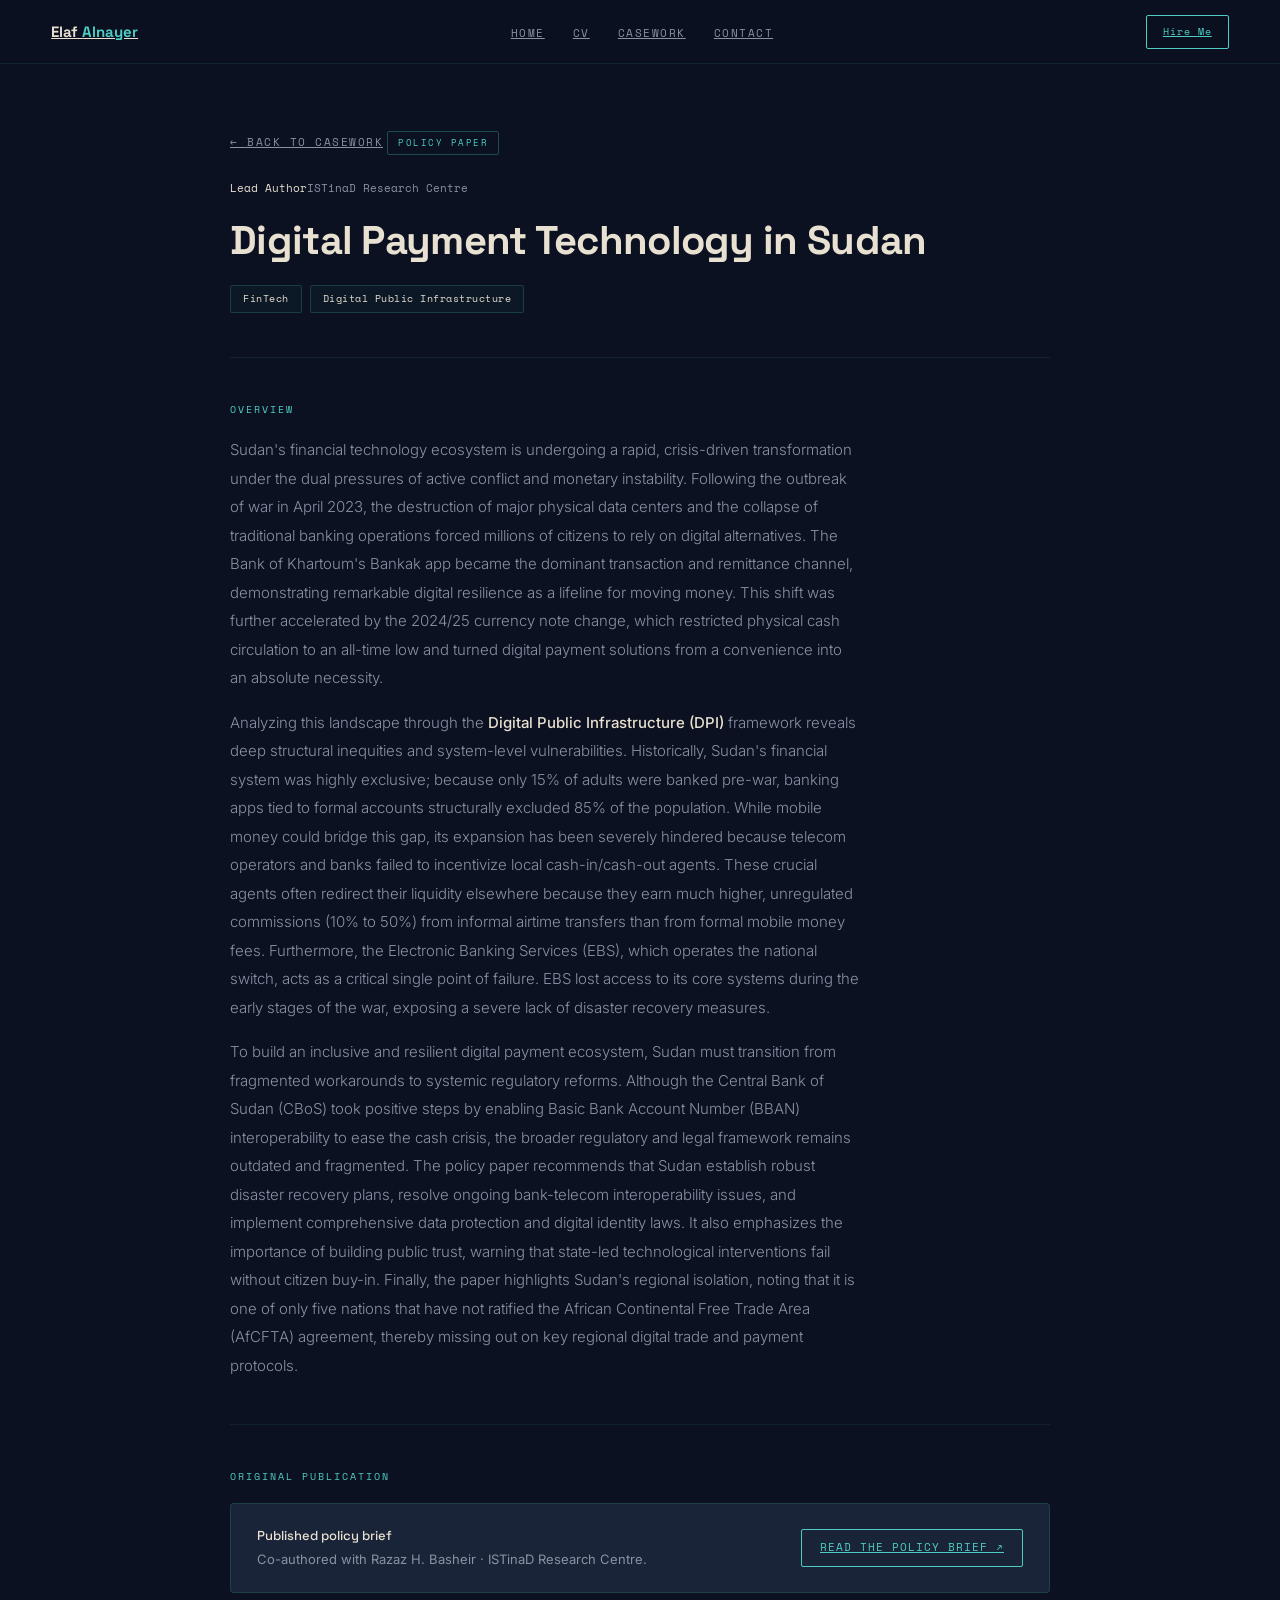
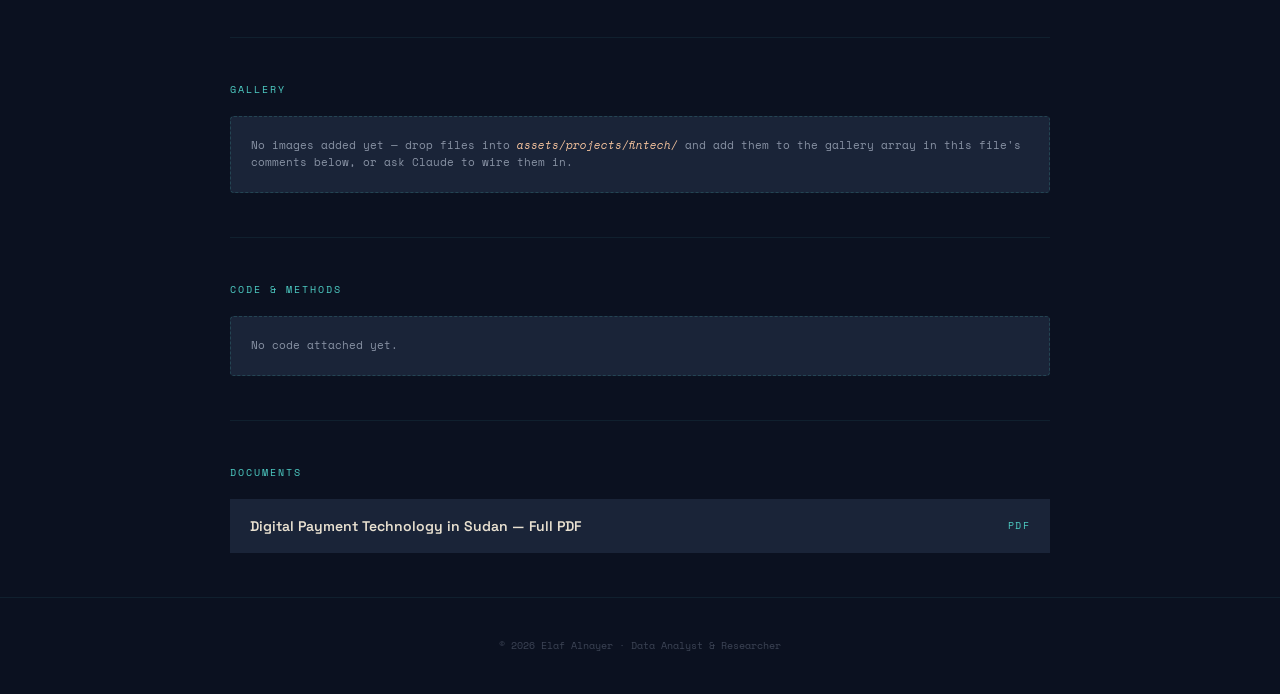
<file: fintech.html>
<!DOCTYPE html>
<html lang="en">
<head>
<meta charset="UTF-8"/>
<meta name="viewport" content="width=device-width, initial-scale=1.0"/>
<title>Digital Payment Technology in Sudan — Elaf Alnayer</title>
<meta name="description" content="A policy paper examining Sudan's FinTech ecosystem through the Digital Public Infrastructure (DPI) framework amid conflict and currency change."/>
<link rel="preconnect" href="https://fonts.googleapis.com"/>
<link rel="preconnect" href="https://fonts.gstatic.com" crossorigin/>
<link href="https://fonts.googleapis.com/css2?family=Space+Grotesk:wght@300;400;500;600;700&family=Space+Mono:ital,wght@0,400;0,700;1,400&family=Inter:wght@300;400;500&display=swap" rel="stylesheet"/>
<style>
:root{
  --night:#0B1120; --deep:#111827; --surface:#1A2438;
  --teal:#4ECDC4; --amber:#F7C59F; --sand:#E8E0D0; --muted:#8892A4;
  --mono:'Space Mono',monospace; --display:'Space Grotesk',sans-serif; --body:'Inter',sans-serif;
  --ease:cubic-bezier(0.16,1,0.3,1); --max:820px; --gap:clamp(24px,6vw,64px);
}
*,*::before,*::after{box-sizing:border-box;margin:0;padding:0}
html{scroll-behavior:smooth}
body{font-family:var(--body);background:var(--night);color:var(--sand);-webkit-font-smoothing:antialiased;line-height:1.6}
a{color:inherit}
.wrap{max-width:var(--max);margin:0 auto;padding:0 var(--gap)}

/* nav (matches projects.html) */
nav{position:sticky;top:0;z-index:50;display:flex;align-items:center;justify-content:space-between;
  height:64px;padding:0 clamp(20px,4vw,64px);border-bottom:1px solid rgba(78,205,196,0.1);
  background:rgba(11,17,32,0.9);backdrop-filter:blur(14px)}
.nav-logo{font-family:var(--display);font-weight:700;font-size:15px;color:var(--sand)}
.nav-logo span{color:var(--teal)}
.nav-links{display:flex;gap:28px;list-style:none}
.nav-links a{font-family:var(--mono);font-size:11px;letter-spacing:1.5px;text-transform:uppercase;color:var(--muted);transition:color .2s}
.nav-links a:hover{color:var(--teal)}
.nav-badge{font-family:var(--mono);font-size:10px;letter-spacing:1px;padding:8px 16px;border:1px solid var(--teal);border-radius:2px;color:var(--teal);transition:all .2s}
.nav-badge:hover{background:var(--teal);color:var(--night)}
@media(max-width:720px){.nav-links{display:none}}

/* header */
.p-header{padding:64px 0 44px;border-bottom:1px solid rgba(78,205,196,0.1)}
.p-back{display:inline-flex;align-items:center;gap:8px;font-family:var(--mono);font-size:11px;letter-spacing:1.5px;text-transform:uppercase;color:var(--muted);margin-bottom:28px;transition:color .2s}
.p-back:hover{color:var(--teal)}
.p-status{font-family:var(--mono);font-size:9px;letter-spacing:1.5px;text-transform:uppercase;padding:4px 10px;border:1px solid rgba(78,205,196,0.3);border-radius:2px;color:var(--teal);display:inline-block;margin-bottom:18px}
.p-status.pending{border-color:rgba(247,197,159,0.35);color:var(--amber)}
.p-role{font-family:var(--mono);font-size:11px;color:var(--muted);margin-bottom:20px}
.p-role strong{color:var(--sand);font-weight:400}
.p-title{font-family:var(--display);font-size:clamp(26px,4.2vw,40px);font-weight:700;letter-spacing:-0.7px;line-height:1.2;margin-bottom:20px}
.p-meta{display:flex;flex-wrap:wrap;gap:8px}
.meta-pill{font-family:var(--mono);font-size:10px;letter-spacing:0.5px;padding:5px 12px;border:1px solid rgba(78,205,196,0.2);border-radius:2px;color:var(--sand);background:rgba(78,205,196,0.04)}

/* sections */
.p-section{padding:44px 0;border-bottom:1px solid rgba(78,205,196,0.08)}
.p-section:last-of-type{border-bottom:none}
.p-label{font-family:var(--mono);font-size:10px;letter-spacing:2px;text-transform:uppercase;color:var(--teal);margin-bottom:18px}
.p-body p{font-size:15px;font-weight:300;line-height:1.9;color:var(--muted);margin-bottom:16px;max-width:70ch}
.p-body p:last-child{margin-bottom:0}
.p-body strong{color:var(--sand);font-weight:500}

/* original publication callout */
.p-origin{display:flex;flex-wrap:wrap;align-items:center;justify-content:space-between;gap:16px;
  padding:22px 26px;background:var(--surface);border:1px solid rgba(78,205,196,0.15);border-radius:4px}
.p-origin-text{font-size:13px;color:var(--muted)}
.p-origin-text strong{color:var(--sand);font-weight:500;display:block;margin-bottom:2px;font-family:var(--display)}
.p-origin-link{font-family:var(--mono);font-size:11px;letter-spacing:1px;text-transform:uppercase;
  color:var(--teal);border:1px solid var(--teal);padding:9px 18px;border-radius:2px;white-space:nowrap;transition:all .2s}
.p-origin-link:hover{background:var(--teal);color:var(--night)}
.p-origin.draft{border-color:rgba(247,197,159,0.25)}
.p-origin.draft .p-origin-link{color:var(--amber);border-color:var(--amber)}
.p-origin.draft .p-origin-link:hover{background:var(--amber);color:var(--night)}
.todo{color:var(--amber);font-style:italic}

/* gallery */
.p-gallery{display:grid;grid-template-columns:1fr 1fr;gap:12px}
.p-gallery figure{background:var(--surface);overflow:hidden;border:1px solid rgba(78,205,196,0.08)}
.p-gallery img{display:block;width:100%;height:auto}
.p-gallery figcaption{font-family:var(--mono);font-size:10px;color:var(--muted);padding:10px 14px}
.p-empty-note{font-family:var(--mono);font-size:11px;color:var(--muted);padding:20px;background:var(--surface);border:1px dashed rgba(78,205,196,0.2);border-radius:4px}
@media(max-width:640px){.p-gallery{grid-template-columns:1fr}}

/* code */
.p-code{background:var(--surface);border:1px solid rgba(78,205,196,0.12);border-radius:4px;margin-bottom:16px;overflow:hidden}
.p-code:last-child{margin-bottom:0}
.p-code-label{font-family:var(--mono);font-size:10px;letter-spacing:1px;color:var(--muted);padding:10px 16px;border-bottom:1px solid rgba(78,205,196,0.1)}
.p-code pre{margin:0;padding:18px 20px;overflow-x:auto}
.p-code code{font-family:var(--mono);font-size:12.5px;line-height:1.7;color:var(--sand)}

/* documents */
.p-docs{display:flex;flex-direction:column;gap:2px}
.p-doc{display:flex;align-items:center;justify-content:space-between;gap:16px;padding:16px 20px;background:var(--surface);text-decoration:none;transition:background .2s}
.p-doc:hover{background:#1E2E48}
.p-doc-name{font-family:var(--display);font-size:14px;font-weight:600;color:var(--sand)}
.p-doc-type{font-family:var(--mono);font-size:10px;letter-spacing:1.5px;text-transform:uppercase;color:var(--teal)}

footer{padding:40px clamp(20px,4vw,64px);text-align:center;font-family:var(--mono);font-size:10px;color:rgba(136,146,164,0.4);border-top:1px solid rgba(78,205,196,0.08)}
</style>
</head>
<body>

<nav>
  <a href="index.html" class="nav-logo">Elaf <span>Alnayer</span></a>
  <ul class="nav-links">
    <li><a href="index.html">Home</a></li>
    <li><a href="cv.html">CV</a></li>
    <li><a href="projects.html">Casework</a></li>
    <li><a href="cv.html#contact">Contact</a></li>
  </ul>
  <a href="mailto:alnayer.eee@gmail.com" class="nav-badge">Hire Me</a>
</nav>

<section class="p-header wrap">
  <a href="projects.html#casework" class="p-back">← Back to Casework</a>
  <span class="p-status">Policy Paper</span>
  <div class="p-role"><strong>Lead Author</strong>ISTinaD Research Centre</div>
  <h1 class="p-title">Digital Payment Technology in Sudan</h1>
  <div class="p-meta"><span class="meta-pill">FinTech</span><span class="meta-pill">Digital Public Infrastructure</span></div>
</section>

<section class="p-section wrap">
  <div class="p-label">Overview</div>
  <div class="p-body">
    <p>Sudan's financial technology ecosystem is undergoing a rapid, crisis-driven transformation under the dual pressures of active conflict and monetary instability. Following the outbreak of war in April 2023, the destruction of major physical data centers and the collapse of traditional banking operations forced millions of citizens to rely on digital alternatives. The Bank of Khartoum's Bankak app became the dominant transaction and remittance channel, demonstrating remarkable digital resilience as a lifeline for moving money. This shift was further accelerated by the 2024/25 currency note change, which restricted physical cash circulation to an all-time low and turned digital payment solutions from a convenience into an absolute necessity.</p>
    <p>Analyzing this landscape through the <strong>Digital Public Infrastructure (DPI)</strong> framework reveals deep structural inequities and system-level vulnerabilities. Historically, Sudan's financial system was highly exclusive; because only 15% of adults were banked pre-war, banking apps tied to formal accounts structurally excluded 85% of the population. While mobile money could bridge this gap, its expansion has been severely hindered because telecom operators and banks failed to incentivize local cash-in/cash-out agents. These crucial agents often redirect their liquidity elsewhere because they earn much higher, unregulated commissions (10% to 50%) from informal airtime transfers than from formal mobile money fees. Furthermore, the Electronic Banking Services (EBS), which operates the national switch, acts as a critical single point of failure. EBS lost access to its core systems during the early stages of the war, exposing a severe lack of disaster recovery measures.</p>
    <p>To build an inclusive and resilient digital payment ecosystem, Sudan must transition from fragmented workarounds to systemic regulatory reforms. Although the Central Bank of Sudan (CBoS) took positive steps by enabling Basic Bank Account Number (BBAN) interoperability to ease the cash crisis, the broader regulatory and legal framework remains outdated and fragmented. The policy paper recommends that Sudan establish robust disaster recovery plans, resolve ongoing bank-telecom interoperability issues, and implement comprehensive data protection and digital identity laws. It also emphasizes the importance of building public trust, warning that state-led technological interventions fail without citizen buy-in. Finally, the paper highlights Sudan's regional isolation, noting that it is one of only five nations that have not ratified the African Continental Free Trade Area (AfCFTA) agreement, thereby missing out on key regional digital trade and payment protocols.</p>
  </div>
</section>

<section class="p-section wrap">
  <div class="p-label">Original Publication</div>
  <div class="p-origin"><div class="p-origin-text"><strong>Published policy brief</strong>Co-authored with Razaz H. Basheir · ISTinaD Research Centre.</div><a class="p-origin-link" href="https://istinad.org/policy-paper-digital-payment-technology-in-sudan" target="_blank" rel="noopener">Read the policy brief ↗</a></div>
</section>

<section class="p-section wrap">
  <div class="p-label">Gallery</div>
  <div class="p-empty-note">No images added yet — drop files into <span class="todo">assets/projects/fintech/</span> and add them to the gallery array in this file's comments below, or ask Claude to wire them in.</div>
</section>

<section class="p-section wrap">
  <div class="p-label">Code &amp; Methods</div>
  <div class="p-empty-note">No code attached yet.</div>
</section>

<section class="p-section wrap">
  <div class="p-label">Documents</div>
  <div class="p-docs">
    <a class="p-doc" href="#" target="_blank" rel="noopener"><span class="p-doc-name">Digital Payment Technology in Sudan — Full PDF</span><span class="p-doc-type">PDF</span></a>
  </div>
</section>

<footer>© 2026 Elaf Alnayer · Data Analyst &amp; Researcher</footer>
</body>
</html>
</file>
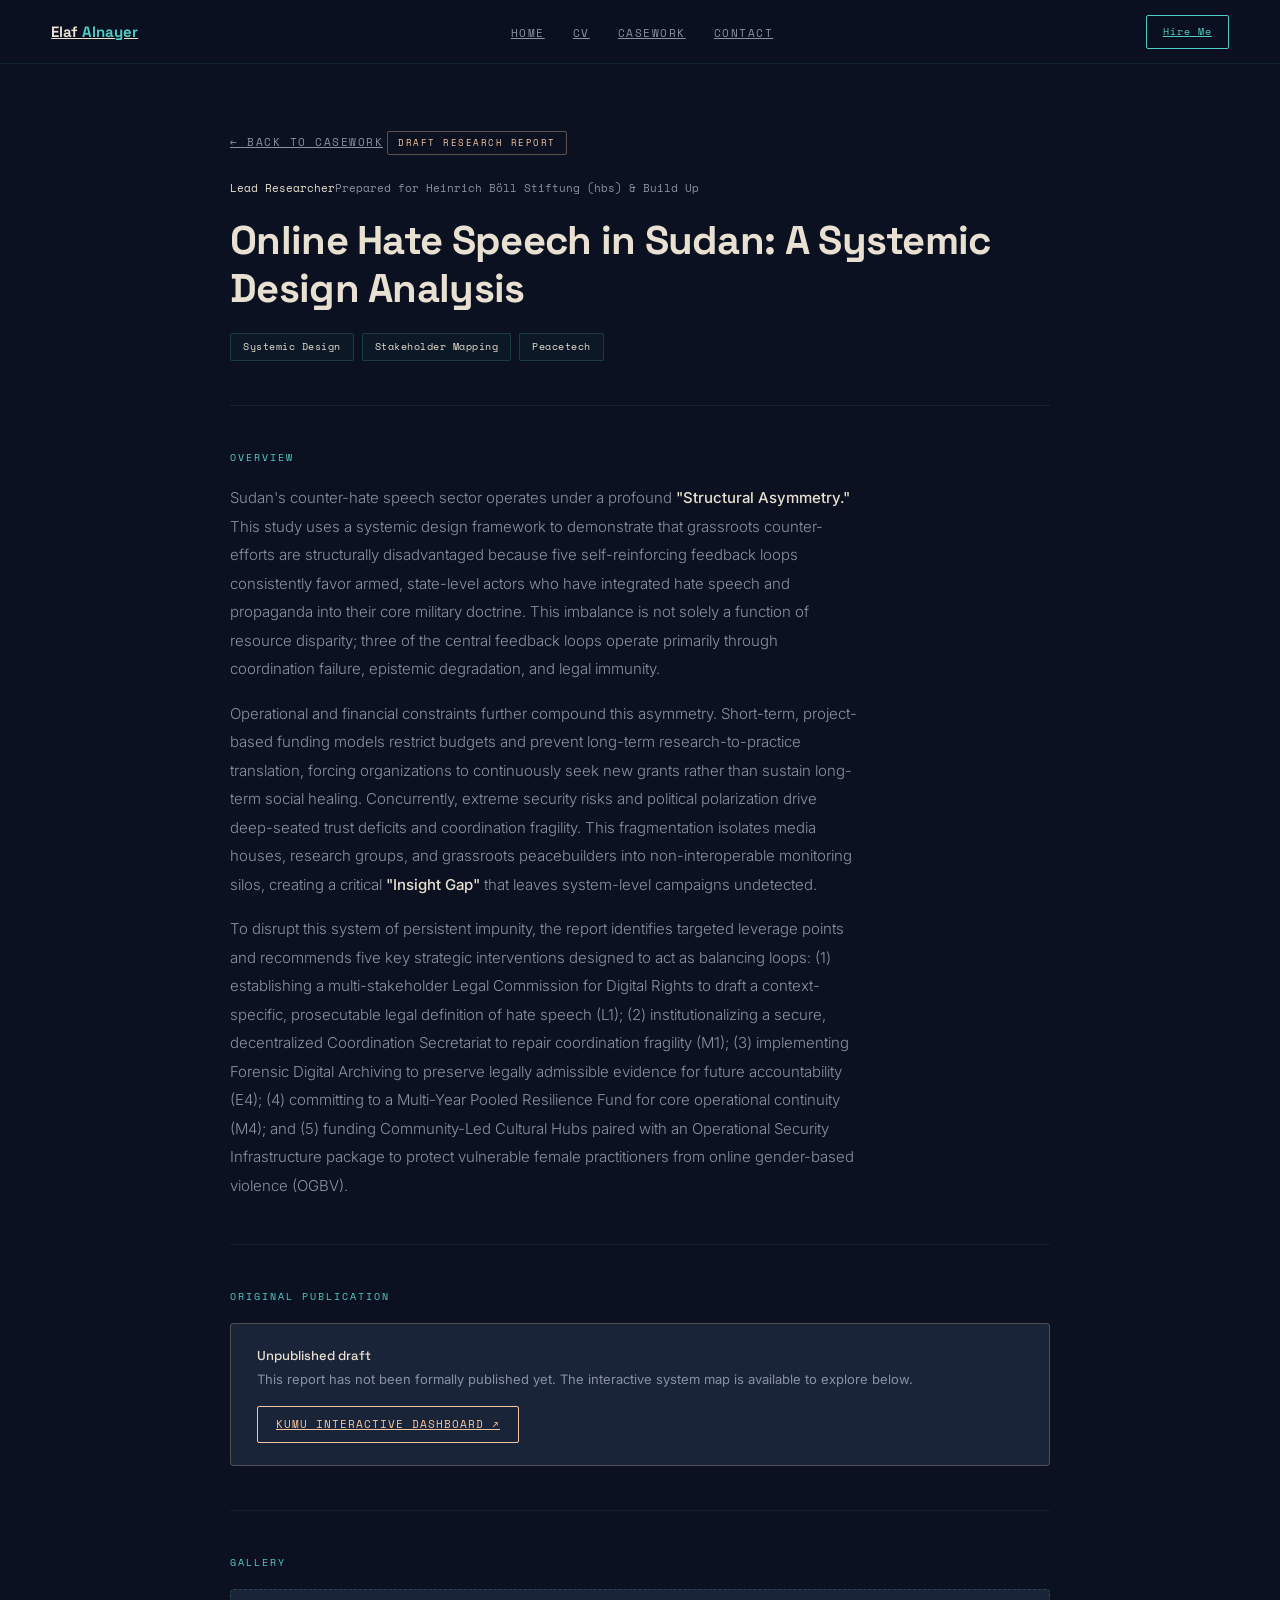
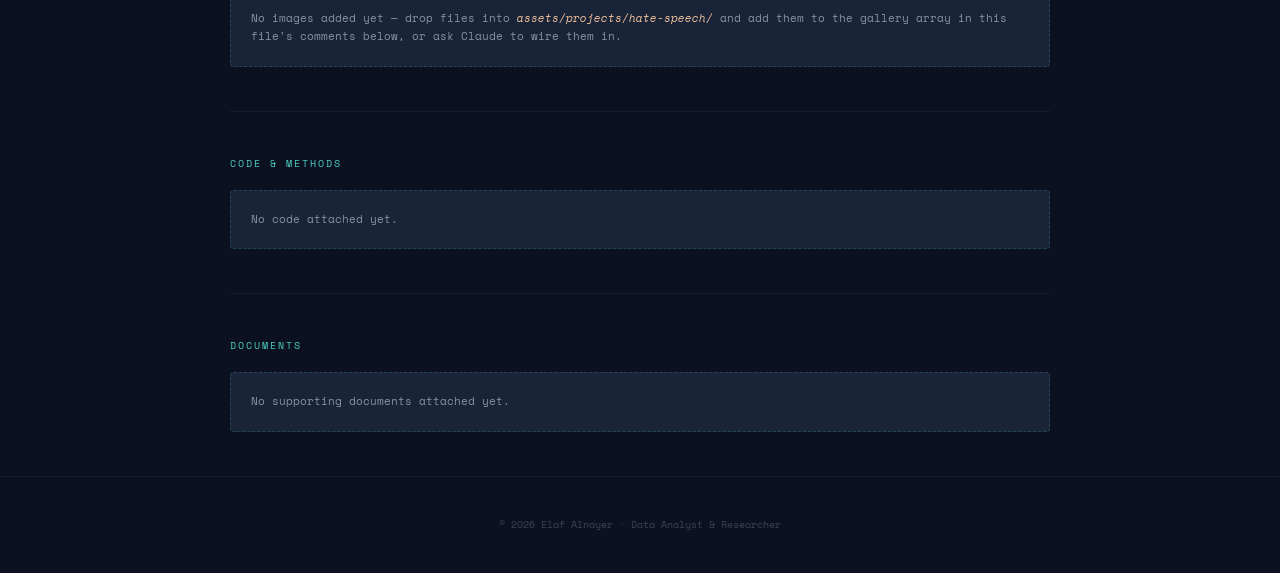
<file: hate-speech.html>
<!DOCTYPE html>
<html lang="en">
<head>
<meta charset="UTF-8"/>
<meta name="viewport" content="width=device-width, initial-scale=1.0"/>
<title>Online Hate Speech in Sudan: A Systemic Design Analysis — Elaf Alnayer</title>
<meta name="description" content="A systemic design study mapping Sudan's counter-hate-speech ecosystem and the structural asymmetries that favor armed, state-level actors."/>
<link rel="preconnect" href="https://fonts.googleapis.com"/>
<link rel="preconnect" href="https://fonts.gstatic.com" crossorigin/>
<link href="https://fonts.googleapis.com/css2?family=Space+Grotesk:wght@300;400;500;600;700&family=Space+Mono:ital,wght@0,400;0,700;1,400&family=Inter:wght@300;400;500&display=swap" rel="stylesheet"/>
<style>
:root{
  --night:#0B1120; --deep:#111827; --surface:#1A2438;
  --teal:#4ECDC4; --amber:#F7C59F; --sand:#E8E0D0; --muted:#8892A4;
  --mono:'Space Mono',monospace; --display:'Space Grotesk',sans-serif; --body:'Inter',sans-serif;
  --ease:cubic-bezier(0.16,1,0.3,1); --max:820px; --gap:clamp(24px,6vw,64px);
}
*,*::before,*::after{box-sizing:border-box;margin:0;padding:0}
html{scroll-behavior:smooth}
body{font-family:var(--body);background:var(--night);color:var(--sand);-webkit-font-smoothing:antialiased;line-height:1.6}
a{color:inherit}
.wrap{max-width:var(--max);margin:0 auto;padding:0 var(--gap)}

/* nav (matches projects.html) */
nav{position:sticky;top:0;z-index:50;display:flex;align-items:center;justify-content:space-between;
  height:64px;padding:0 clamp(20px,4vw,64px);border-bottom:1px solid rgba(78,205,196,0.1);
  background:rgba(11,17,32,0.9);backdrop-filter:blur(14px)}
.nav-logo{font-family:var(--display);font-weight:700;font-size:15px;color:var(--sand)}
.nav-logo span{color:var(--teal)}
.nav-links{display:flex;gap:28px;list-style:none}
.nav-links a{font-family:var(--mono);font-size:11px;letter-spacing:1.5px;text-transform:uppercase;color:var(--muted);transition:color .2s}
.nav-links a:hover{color:var(--teal)}
.nav-badge{font-family:var(--mono);font-size:10px;letter-spacing:1px;padding:8px 16px;border:1px solid var(--teal);border-radius:2px;color:var(--teal);transition:all .2s}
.nav-badge:hover{background:var(--teal);color:var(--night)}
@media(max-width:720px){.nav-links{display:none}}

/* header */
.p-header{padding:64px 0 44px;border-bottom:1px solid rgba(78,205,196,0.1)}
.p-back{display:inline-flex;align-items:center;gap:8px;font-family:var(--mono);font-size:11px;letter-spacing:1.5px;text-transform:uppercase;color:var(--muted);margin-bottom:28px;transition:color .2s}
.p-back:hover{color:var(--teal)}
.p-status{font-family:var(--mono);font-size:9px;letter-spacing:1.5px;text-transform:uppercase;padding:4px 10px;border:1px solid rgba(78,205,196,0.3);border-radius:2px;color:var(--teal);display:inline-block;margin-bottom:18px}
.p-status.pending{border-color:rgba(247,197,159,0.35);color:var(--amber)}
.p-role{font-family:var(--mono);font-size:11px;color:var(--muted);margin-bottom:20px}
.p-role strong{color:var(--sand);font-weight:400}
.p-title{font-family:var(--display);font-size:clamp(26px,4.2vw,40px);font-weight:700;letter-spacing:-0.7px;line-height:1.2;margin-bottom:20px}
.p-meta{display:flex;flex-wrap:wrap;gap:8px}
.meta-pill{font-family:var(--mono);font-size:10px;letter-spacing:0.5px;padding:5px 12px;border:1px solid rgba(78,205,196,0.2);border-radius:2px;color:var(--sand);background:rgba(78,205,196,0.04)}

/* sections */
.p-section{padding:44px 0;border-bottom:1px solid rgba(78,205,196,0.08)}
.p-section:last-of-type{border-bottom:none}
.p-label{font-family:var(--mono);font-size:10px;letter-spacing:2px;text-transform:uppercase;color:var(--teal);margin-bottom:18px}
.p-body p{font-size:15px;font-weight:300;line-height:1.9;color:var(--muted);margin-bottom:16px;max-width:70ch}
.p-body p:last-child{margin-bottom:0}
.p-body strong{color:var(--sand);font-weight:500}

/* original publication callout */
.p-origin{display:flex;flex-wrap:wrap;align-items:center;justify-content:space-between;gap:16px;
  padding:22px 26px;background:var(--surface);border:1px solid rgba(78,205,196,0.15);border-radius:4px}
.p-origin-text{font-size:13px;color:var(--muted)}
.p-origin-text strong{color:var(--sand);font-weight:500;display:block;margin-bottom:2px;font-family:var(--display)}
.p-origin-link{font-family:var(--mono);font-size:11px;letter-spacing:1px;text-transform:uppercase;
  color:var(--teal);border:1px solid var(--teal);padding:9px 18px;border-radius:2px;white-space:nowrap;transition:all .2s}
.p-origin-link:hover{background:var(--teal);color:var(--night)}
.p-origin.draft{border-color:rgba(247,197,159,0.25)}
.p-origin.draft .p-origin-link{color:var(--amber);border-color:var(--amber)}
.p-origin.draft .p-origin-link:hover{background:var(--amber);color:var(--night)}
.todo{color:var(--amber);font-style:italic}

/* gallery */
.p-gallery{display:grid;grid-template-columns:1fr 1fr;gap:12px}
.p-gallery figure{background:var(--surface);overflow:hidden;border:1px solid rgba(78,205,196,0.08)}
.p-gallery img{display:block;width:100%;height:auto}
.p-gallery figcaption{font-family:var(--mono);font-size:10px;color:var(--muted);padding:10px 14px}
.p-empty-note{font-family:var(--mono);font-size:11px;color:var(--muted);padding:20px;background:var(--surface);border:1px dashed rgba(78,205,196,0.2);border-radius:4px}
@media(max-width:640px){.p-gallery{grid-template-columns:1fr}}

/* code */
.p-code{background:var(--surface);border:1px solid rgba(78,205,196,0.12);border-radius:4px;margin-bottom:16px;overflow:hidden}
.p-code:last-child{margin-bottom:0}
.p-code-label{font-family:var(--mono);font-size:10px;letter-spacing:1px;color:var(--muted);padding:10px 16px;border-bottom:1px solid rgba(78,205,196,0.1)}
.p-code pre{margin:0;padding:18px 20px;overflow-x:auto}
.p-code code{font-family:var(--mono);font-size:12.5px;line-height:1.7;color:var(--sand)}

/* documents */
.p-docs{display:flex;flex-direction:column;gap:2px}
.p-doc{display:flex;align-items:center;justify-content:space-between;gap:16px;padding:16px 20px;background:var(--surface);text-decoration:none;transition:background .2s}
.p-doc:hover{background:#1E2E48}
.p-doc-name{font-family:var(--display);font-size:14px;font-weight:600;color:var(--sand)}
.p-doc-type{font-family:var(--mono);font-size:10px;letter-spacing:1.5px;text-transform:uppercase;color:var(--teal)}

footer{padding:40px clamp(20px,4vw,64px);text-align:center;font-family:var(--mono);font-size:10px;color:rgba(136,146,164,0.4);border-top:1px solid rgba(78,205,196,0.08)}
</style>
</head>
<body>

<nav>
  <a href="index.html" class="nav-logo">Elaf <span>Alnayer</span></a>
  <ul class="nav-links">
    <li><a href="index.html">Home</a></li>
    <li><a href="cv.html">CV</a></li>
    <li><a href="projects.html">Casework</a></li>
    <li><a href="cv.html#contact">Contact</a></li>
  </ul>
  <a href="mailto:alnayer.eee@gmail.com" class="nav-badge">Hire Me</a>
</nav>

<section class="p-header wrap">
  <a href="projects.html#casework" class="p-back">← Back to Casework</a>
  <span class="p-status pending">Draft Research Report</span>
  <div class="p-role"><strong>Lead Researcher</strong>Prepared for Heinrich Böll Stiftung (hbs) &amp; Build Up</div>
  <h1 class="p-title">Online Hate Speech in Sudan: A Systemic Design Analysis</h1>
  <div class="p-meta"><span class="meta-pill">Systemic Design</span><span class="meta-pill">Stakeholder Mapping</span><span class="meta-pill">Peacetech</span></div>
</section>

<section class="p-section wrap">
  <div class="p-label">Overview</div>
  <div class="p-body">
    <p>Sudan's counter-hate speech sector operates under a profound <strong>"Structural Asymmetry."</strong> This study uses a systemic design framework to demonstrate that grassroots counter-efforts are structurally disadvantaged because five self-reinforcing feedback loops consistently favor armed, state-level actors who have integrated hate speech and propaganda into their core military doctrine. This imbalance is not solely a function of resource disparity; three of the central feedback loops operate primarily through coordination failure, epistemic degradation, and legal immunity.</p>
    <p>Operational and financial constraints further compound this asymmetry. Short-term, project-based funding models restrict budgets and prevent long-term research-to-practice translation, forcing organizations to continuously seek new grants rather than sustain long-term social healing. Concurrently, extreme security risks and political polarization drive deep-seated trust deficits and coordination fragility. This fragmentation isolates media houses, research groups, and grassroots peacebuilders into non-interoperable monitoring silos, creating a critical <strong>"Insight Gap"</strong> that leaves system-level campaigns undetected.</p>
    <p>To disrupt this system of persistent impunity, the report identifies targeted leverage points and recommends five key strategic interventions designed to act as balancing loops: (1) establishing a multi-stakeholder Legal Commission for Digital Rights to draft a context-specific, prosecutable legal definition of hate speech (L1); (2) institutionalizing a secure, decentralized Coordination Secretariat to repair coordination fragility (M1); (3) implementing Forensic Digital Archiving to preserve legally admissible evidence for future accountability (E4); (4) committing to a Multi-Year Pooled Resilience Fund for core operational continuity (M4); and (5) funding Community-Led Cultural Hubs paired with an Operational Security Infrastructure package to protect vulnerable female practitioners from online gender-based violence (OGBV).</p>
  </div>
</section>

<section class="p-section wrap">
  <div class="p-label">Original Publication</div>
  <div class="p-origin draft"><div class="p-origin-text"><strong>Unpublished draft</strong>This report has not been formally published yet. The interactive system map is available to explore below.</div><a class="p-origin-link" href="#" target="_blank" rel="noopener">Kumu Interactive Dashboard ↗</a></div>
</section>

<section class="p-section wrap">
  <div class="p-label">Gallery</div>
  <div class="p-empty-note">No images added yet — drop files into <span class="todo">assets/projects/hate-speech/</span> and add them to the gallery array in this file's comments below, or ask Claude to wire them in.</div>
</section>

<section class="p-section wrap">
  <div class="p-label">Code &amp; Methods</div>
  <div class="p-empty-note">No code attached yet.</div>
</section>

<section class="p-section wrap">
  <div class="p-label">Documents</div>
  <div class="p-empty-note">No supporting documents attached yet.</div>
</section>

<footer>© 2026 Elaf Alnayer · Data Analyst &amp; Researcher</footer>
</body>
</html>
</file>
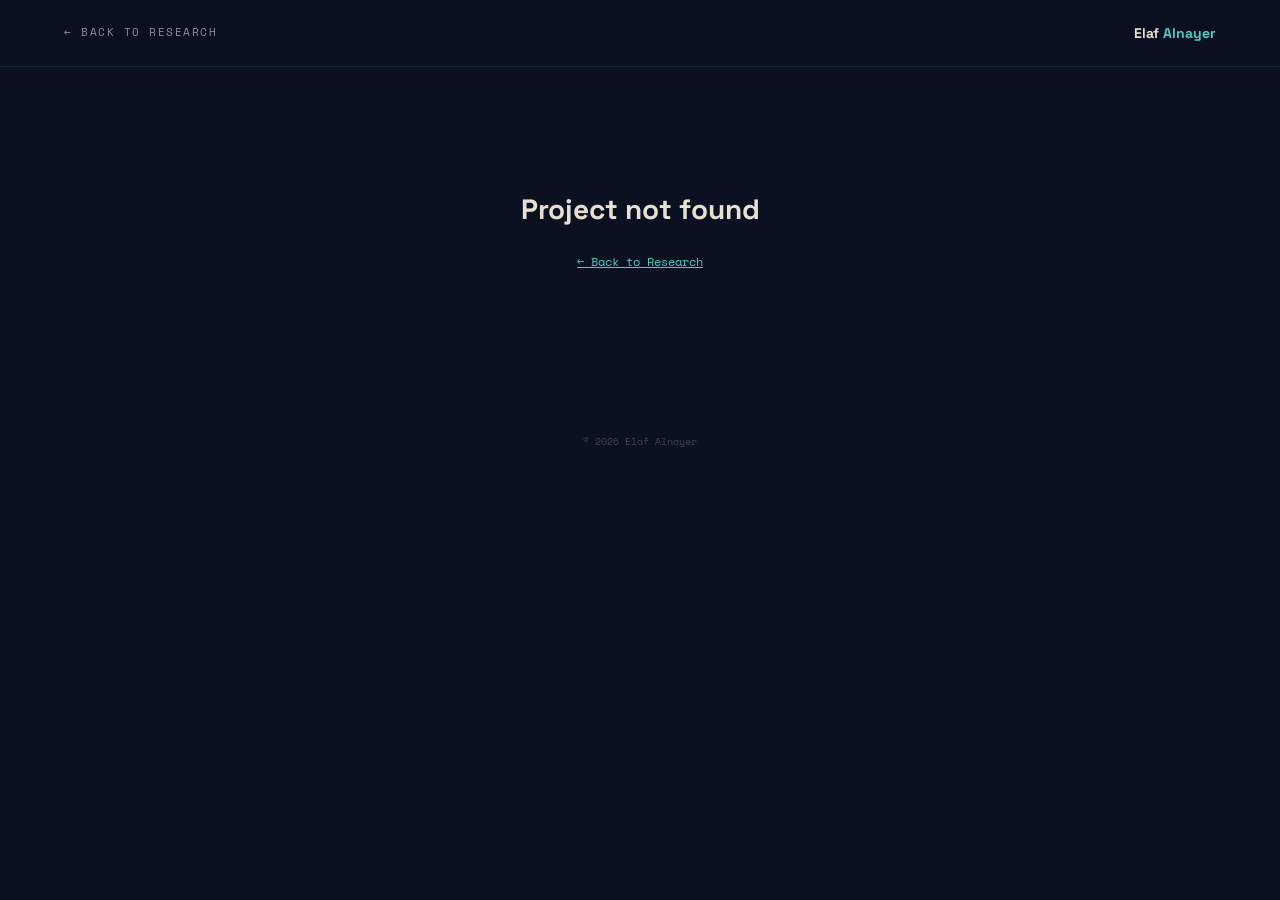
<file: project.html>
<!DOCTYPE html>
<html lang="en">
<head>
<meta charset="UTF-8"/>
<meta name="viewport" content="width=device-width, initial-scale=1.0"/>
<title>Project — Elaf Alnayer</title>
<link rel="preconnect" href="https://fonts.googleapis.com"/>
<link rel="preconnect" href="https://fonts.gstatic.com" crossorigin/>
<link href="https://fonts.googleapis.com/css2?family=Space+Grotesk:wght@300;400;500;600;700&family=Space+Mono:ital,wght@0,400;0,700;1,400&family=Inter:wght@300;400;500&display=swap" rel="stylesheet"/>
<style>
:root{
  --night:#0B1120; --deep:#111827; --surface:#1A2438;
  --teal:#4ECDC4; --amber:#F7C59F; --sand:#E8E0D0; --muted:#8892A4;
  --mono:'Space Mono',monospace; --display:'Space Grotesk',sans-serif; --body:'Inter',sans-serif;
  --ease:cubic-bezier(0.16,1,0.3,1); --max:900px; --gap:clamp(24px,6vw,64px);
}
*,*::before,*::after{box-sizing:border-box;margin:0;padding:0}
html{scroll-behavior:smooth}
body{font-family:var(--body);background:var(--night);color:var(--sand);-webkit-font-smoothing:antialiased;line-height:1.6}
a{color:inherit}
.wrap{max-width:var(--max);margin:0 auto;padding:0 var(--gap)}

/* Top bar */
.topbar{position:sticky;top:0;z-index:10;display:flex;align-items:center;justify-content:space-between;
  padding:22px var(--gap);border-bottom:1px solid rgba(78,205,196,0.12);
  background:rgba(11,17,32,0.9);backdrop-filter:blur(14px)}
.back-link{font-family:var(--mono);font-size:11px;letter-spacing:1.5px;text-transform:uppercase;
  color:var(--muted);text-decoration:none;display:flex;align-items:center;gap:8px;transition:color .2s}
.back-link:hover{color:var(--teal)}
.topbar-name{font-family:var(--display);font-weight:700;font-size:14px;color:var(--sand)}
.topbar-name span{color:var(--teal)}

/* Header */
.p-header{padding:72px 0 48px;border-bottom:1px solid rgba(78,205,196,0.1)}
.p-tag{font-family:var(--mono);font-size:11px;letter-spacing:2px;text-transform:uppercase;color:var(--amber);
  display:flex;align-items:center;gap:10px;margin-bottom:20px}
.p-tag::before{content:'';display:block;width:24px;height:1px;background:var(--amber)}
.p-title{font-family:var(--display);font-size:clamp(28px,4.5vw,44px);font-weight:700;letter-spacing:-0.8px;
  line-height:1.15;margin-bottom:20px}
.p-meta{display:flex;flex-wrap:wrap;gap:10px 24px;font-family:var(--mono);font-size:11px;color:var(--muted)}
.p-meta strong{color:var(--sand);font-weight:400}

/* Body sections */
.p-section{padding:48px 0;border-bottom:1px solid rgba(78,205,196,0.08)}
.p-section:last-of-type{border-bottom:none}
.p-label{font-family:var(--mono);font-size:10px;letter-spacing:2px;text-transform:uppercase;color:var(--teal);margin-bottom:20px}
.p-body p{font-size:15px;font-weight:300;color:var(--muted);margin-bottom:16px;max-width:70ch}
.p-body p:last-child{margin-bottom:0}
.p-body strong{color:var(--sand);font-weight:500}

/* Image gallery */
.p-gallery{display:grid;grid-template-columns:1fr 1fr;gap:12px}
.p-gallery figure{background:var(--surface);overflow:hidden;border:1px solid rgba(78,205,196,0.08)}
.p-gallery img{display:block;width:100%;height:auto}
.p-gallery figcaption{font-family:var(--mono);font-size:10px;color:var(--muted);padding:10px 14px}
.p-gallery.full{grid-template-columns:1fr}
@media(max-width:640px){.p-gallery{grid-template-columns:1fr}}

/* Code blocks */
.p-code{background:var(--surface);border:1px solid rgba(78,205,196,0.12);border-radius:4px;margin-bottom:20px;overflow:hidden}
.p-code:last-child{margin-bottom:0}
.p-code-label{font-family:var(--mono);font-size:10px;letter-spacing:1px;color:var(--muted);
  padding:10px 16px;border-bottom:1px solid rgba(78,205,196,0.1)}
.p-code pre{margin:0;padding:18px 20px;overflow-x:auto}
.p-code code{font-family:var(--mono);font-size:12.5px;line-height:1.7;color:var(--sand)}

/* Documents / downloads */
.p-docs{display:flex;flex-direction:column;gap:2px}
.p-doc{display:flex;align-items:center;justify-content:space-between;gap:16px;
  padding:16px 20px;background:var(--surface);text-decoration:none;transition:background .2s}
.p-doc:hover{background:#1E2E48}
.p-doc-name{font-family:var(--display);font-size:14px;font-weight:600;color:var(--sand)}
.p-doc-type{font-family:var(--mono);font-size:10px;letter-spacing:1.5px;text-transform:uppercase;color:var(--teal)}

/* Not-found state */
.p-empty{padding:120px var(--gap);text-align:center}
.p-empty h1{font-family:var(--display);font-size:28px;margin-bottom:16px}
.p-empty a{font-family:var(--mono);font-size:12px;color:var(--teal)}

footer{padding:40px var(--gap);text-align:center;font-family:var(--mono);font-size:10px;color:rgba(136,146,164,0.4)}
</style>
</head>
<body>

<div class="topbar">
  <a href="index.html#research" class="back-link">← Back to Research</a>
  <div class="topbar-name">Elaf <span>Alnayer</span></div>
</div>

<div id="project-root">
  <!-- populated by JS below -->
</div>

<footer>© 2026 Elaf Alnayer</footer>

<script>
/* ── PROJECT DATA ──────────────────────────
   Add one entry per project here. Match the "id" to the ?id= value
   used in each report-card link on the homepage (project.html?id=01).
   - images:   array of { src, caption }  — put files in an /assets/ folder and point src at them
   - code:     array of { label, code }   — label is the little header above the block
   - documents:array of { name, type, href } — type shows as a small tag (PDF, DOCX, etc.)
------------------------------------------------------------------- */
const PROJECTS = {
  "01": {
    tag: "Lead Researcher · HBs & Build Up",
    title: "Online Hate Speech in Sudan: A Systemic Design Analysis",
    meta: ["2025", "Systemic design", "Stakeholder mapping"],
    body: [
      "Conducted a systemic design study to map the ecosystem of counter-hate speech organizations and stakeholders in Sudan, analyzing coordination barriers and funding volatility.",
      "Add more detail here about your methodology, findings, and impact — this paragraph and the ones above/below are just placeholders to replace."
    ],
    images: [
      { src: "assets/projects/01/map-1.jpg", caption: "Stakeholder ecosystem map" },
      { src: "assets/projects/01/diagram-1.jpg", caption: "Coordination barriers diagram" }
    ],
    code: [
      { label: "network_analysis.py", code: "# Example placeholder — replace with your real snippet\nimport networkx as nx\n\nG = nx.Graph()\nG.add_edges_from(stakeholder_pairs)\ncentrality = nx.betweenness_centrality(G)" }
    ],
    documents: [
      { name: "Full diagnostic report", type: "PDF", href: "assets/projects/01/report.pdf" }
    ]
  },
  "02": {
    tag: "Research Assistant · ISTinaD",
    title: "Sustainable Financing of Communally Operated Social Service Provision (COSP)",
    meta: ["2025", "DSA 2025 · Bath, UK", "SASE 2025 · Montreal, Canada"],
    body: [
      "Synthesized research on the evolution of mutual aid and political resistance as sustainable alternatives to traditional humanitarian models during state decay."
    ],
    images: [],
    code: [],
    documents: []
  },
  "03": {
    tag: "Research Assistant · ERF / RAISED Africa",
    title: "Renewable Energy Access Impact on Africa's Socio-Economic Development — Sudan Case Study",
    meta: ["2026–2028", "SMEs / MSMEs", "Financing & governance"],
    body: [
      "Supporting research on socio-economic impacts of renewable energy adoption in Sudan, examining SMEs/MSMEs, financing mechanisms, and governance frameworks with attention to vulnerable communities."
    ],
    images: [],
    code: [],
    documents: []
  },
  "04": {
    tag: "Lead Author · ISTinaD Research Centre",
    title: "Digital Payment Technology in Sudan — Policy Paper",
    meta: ["Published", "Digital Public Infrastructure", "FinTech policy"],
    body: [
      "Examined Sudan's FinTech ecosystem through the Digital Public Infrastructure (DPI) framework, analyzing how conflict and the 2024 currency change accelerated FinTech adoption under dual pressure."
    ],
    images: [],
    code: [],
    documents: [
      { name: "Read the published policy brief", type: "Link", href: "https://istinad.org/policy-paper-digital-payment-technology-in-sudan" }
    ]
  },
  "05": {
    tag: "Lead Author · University of Khartoum",
    title: "Enhancement of Sorghum Forecasting Models: Optimizing XGBoost Regressors",
    meta: ["ICECCE 2023 · UAE", "DOI: 10.1109/ICECCE61019.2023.10442132"],
    body: [
      "Developed and optimized ML models using Python to forecast crop yields in Sudan's rain-fed agricultural sector. Conducted comparative analysis addressing data gaps from environmental variability."
    ],
    images: [
      { src: "assets/projects/05/chart-1.jpg", caption: "Model accuracy comparison" }
    ],
    code: [
      { label: "train_model.py", code: "# Example placeholder — replace with your real snippet\nfrom xgboost import XGBRegressor\n\nmodel = XGBRegressor(n_estimators=400, max_depth=6)\nmodel.fit(X_train, y_train)" }
    ],
    documents: [
      { name: "Conference paper", type: "PDF", href: "assets/projects/05/paper.pdf" }
    ]
  },
  "06": {
    tag: "Data Scientist · UNICEF × World Bank × ERF",
    title: "Evolving Governance Modalities of Service Provision",
    meta: ["Co-authored report", "UNICEF & World Bank"],
    body: [
      "Analyzed primary and secondary data sources to assess service provision, digital economy, and local governance systems amid the crisis in Sudan."
    ],
    images: [],
    code: [],
    documents: []
  }
};

(function(){
  const id = new URLSearchParams(window.location.search).get('id');
  const root = document.getElementById('project-root');
  const project = id && PROJECTS[id];

  if (!project) {
    root.innerHTML =
      '<div class="p-empty"><h1>Project not found</h1><a href="index.html#research">← Back to Research</a></div>';
    return;
  }

  document.title = project.title + ' — Elaf Alnayer';

  let html = '';

  html += '<header class="p-header wrap">';
  html += '<div class="p-tag">' + project.tag + '</div>';
  html += '<h1 class="p-title">' + project.title + '</h1>';
  html += '<div class="p-meta">' + project.meta.map(m => '<span>' + m + '</span>').join('') + '</div>';
  html += '</header>';

  if (project.body && project.body.length) {
    html += '<section class="p-section wrap"><div class="p-label">Overview</div><div class="p-body">';
    html += project.body.map(p => '<p>' + p + '</p>').join('');
    html += '</div></section>';
  }

  if (project.images && project.images.length) {
    html += '<section class="p-section wrap"><div class="p-label">Gallery</div>';
    html += '<div class="p-gallery">';
    html += project.images.map(img =>
      '<figure><img src="' + img.src + '" alt="' + (img.caption || '') + '" loading="lazy">' +
      (img.caption ? '<figcaption>' + img.caption + '</figcaption>' : '') + '</figure>'
    ).join('');
    html += '</div></section>';
  }

  if (project.code && project.code.length) {
    html += '<section class="p-section wrap"><div class="p-label">Code</div>';
    html += project.code.map(c =>
      '<div class="p-code"><div class="p-code-label">' + c.label + '</div><pre><code>' +
      c.code.replace(/</g,'&lt;') + '</code></pre></div>'
    ).join('');
    html += '</section>';
  }

  if (project.documents && project.documents.length) {
    html += '<section class="p-section wrap"><div class="p-label">Documents</div>';
    html += '<div class="p-docs">';
    html += project.documents.map(d =>
      '<a class="p-doc" href="' + d.href + '" target="_blank" rel="noopener">' +
      '<span class="p-doc-name">' + d.name + '</span>' +
      '<span class="p-doc-type">' + d.type + '</span></a>'
    ).join('');
    html += '</div></section>';
  }

  root.innerHTML = html;
})();
</script>
</body>
</html>
</file>
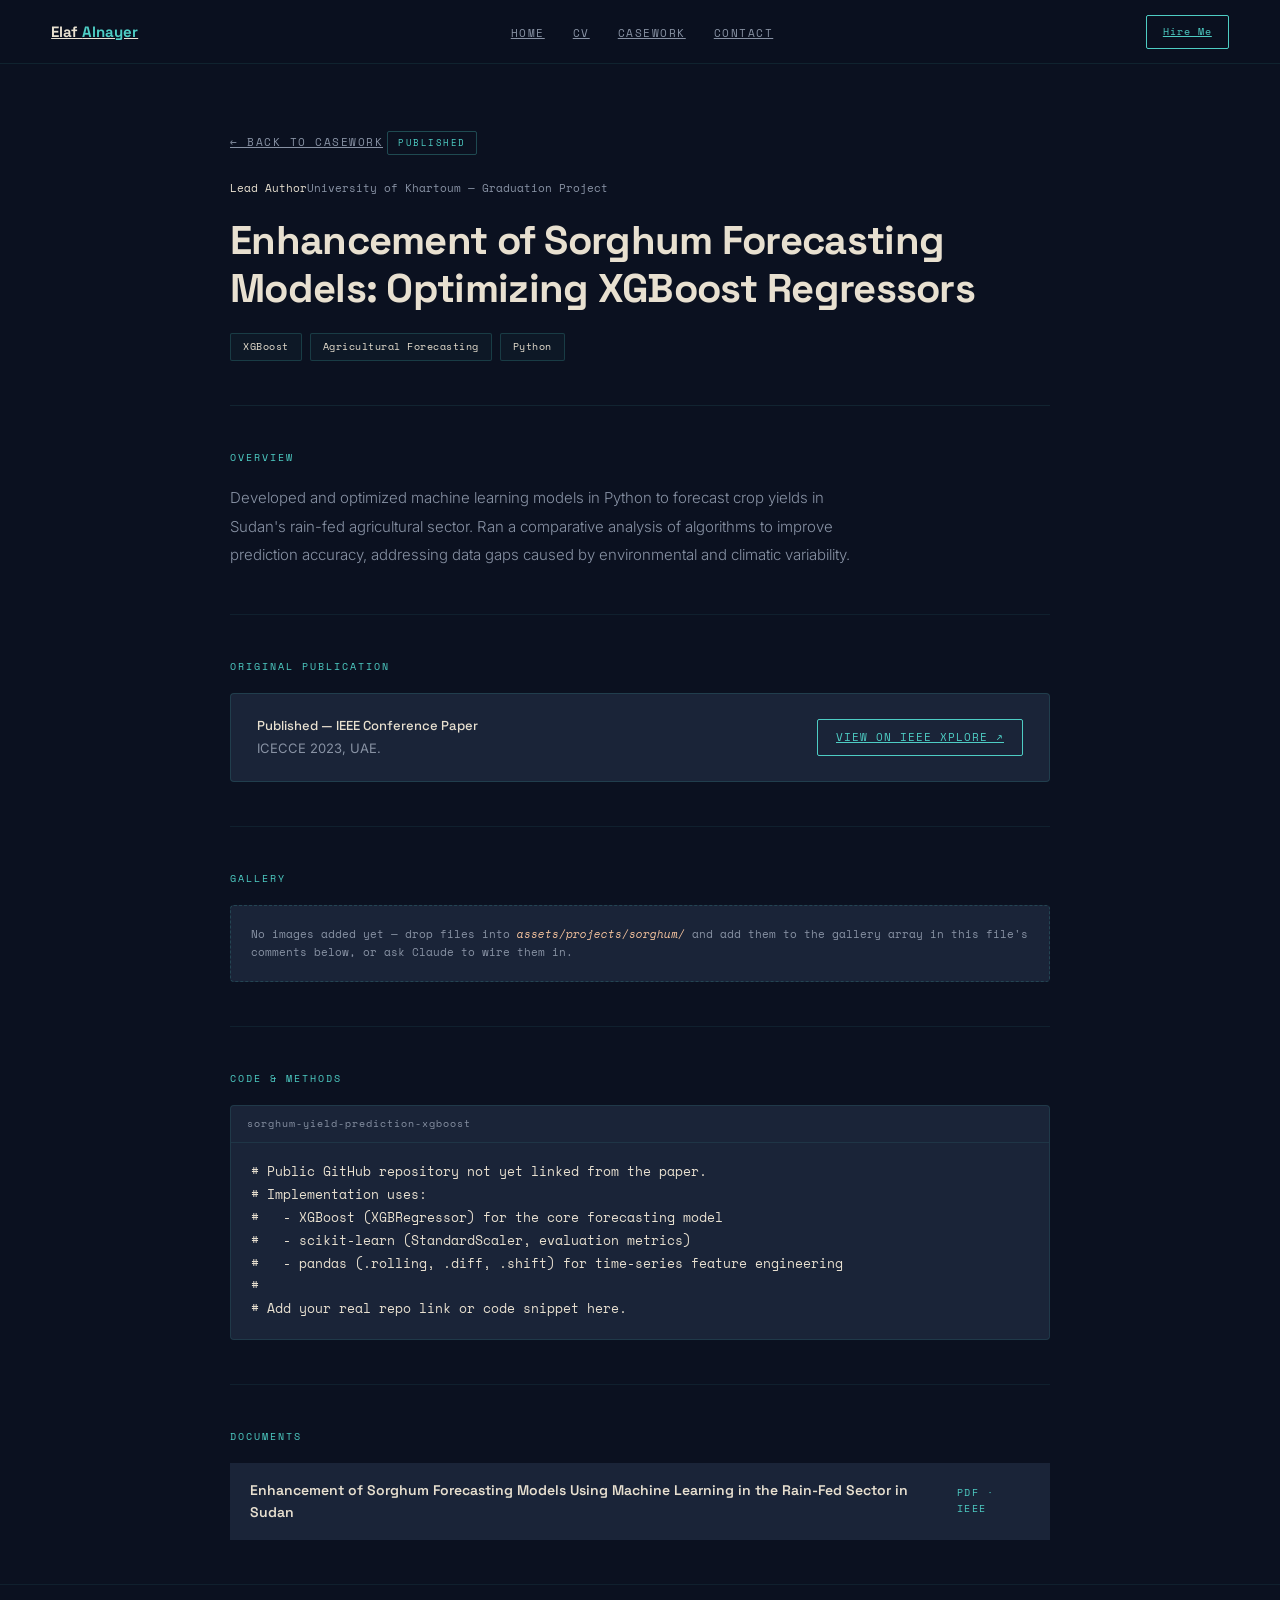
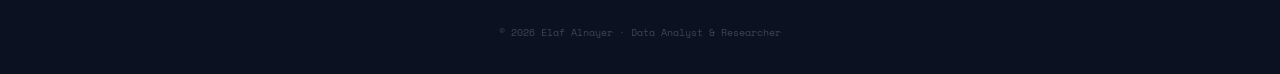
<file: sorghum.html>
<!DOCTYPE html>
<html lang="en">
<head>
<meta charset="UTF-8"/>
<meta name="viewport" content="width=device-width, initial-scale=1.0"/>
<title>Enhancement of Sorghum Forecasting Models: Optimizing XGBoost Regressors — Elaf Alnayer</title>
<meta name="description" content="Graduation project developing and optimizing XGBoost machine learning models to forecast sorghum crop yields in Sudan's rain-fed agricultural sector."/>
<link rel="preconnect" href="https://fonts.googleapis.com"/>
<link rel="preconnect" href="https://fonts.gstatic.com" crossorigin/>
<link href="https://fonts.googleapis.com/css2?family=Space+Grotesk:wght@300;400;500;600;700&family=Space+Mono:ital,wght@0,400;0,700;1,400&family=Inter:wght@300;400;500&display=swap" rel="stylesheet"/>
<style>
:root{
  --night:#0B1120; --deep:#111827; --surface:#1A2438;
  --teal:#4ECDC4; --amber:#F7C59F; --sand:#E8E0D0; --muted:#8892A4;
  --mono:'Space Mono',monospace; --display:'Space Grotesk',sans-serif; --body:'Inter',sans-serif;
  --ease:cubic-bezier(0.16,1,0.3,1); --max:820px; --gap:clamp(24px,6vw,64px);
}
*,*::before,*::after{box-sizing:border-box;margin:0;padding:0}
html{scroll-behavior:smooth}
body{font-family:var(--body);background:var(--night);color:var(--sand);-webkit-font-smoothing:antialiased;line-height:1.6}
a{color:inherit}
.wrap{max-width:var(--max);margin:0 auto;padding:0 var(--gap)}

/* nav (matches projects.html) */
nav{position:sticky;top:0;z-index:50;display:flex;align-items:center;justify-content:space-between;
  height:64px;padding:0 clamp(20px,4vw,64px);border-bottom:1px solid rgba(78,205,196,0.1);
  background:rgba(11,17,32,0.9);backdrop-filter:blur(14px)}
.nav-logo{font-family:var(--display);font-weight:700;font-size:15px;color:var(--sand)}
.nav-logo span{color:var(--teal)}
.nav-links{display:flex;gap:28px;list-style:none}
.nav-links a{font-family:var(--mono);font-size:11px;letter-spacing:1.5px;text-transform:uppercase;color:var(--muted);transition:color .2s}
.nav-links a:hover{color:var(--teal)}
.nav-badge{font-family:var(--mono);font-size:10px;letter-spacing:1px;padding:8px 16px;border:1px solid var(--teal);border-radius:2px;color:var(--teal);transition:all .2s}
.nav-badge:hover{background:var(--teal);color:var(--night)}
@media(max-width:720px){.nav-links{display:none}}

/* header */
.p-header{padding:64px 0 44px;border-bottom:1px solid rgba(78,205,196,0.1)}
.p-back{display:inline-flex;align-items:center;gap:8px;font-family:var(--mono);font-size:11px;letter-spacing:1.5px;text-transform:uppercase;color:var(--muted);margin-bottom:28px;transition:color .2s}
.p-back:hover{color:var(--teal)}
.p-status{font-family:var(--mono);font-size:9px;letter-spacing:1.5px;text-transform:uppercase;padding:4px 10px;border:1px solid rgba(78,205,196,0.3);border-radius:2px;color:var(--teal);display:inline-block;margin-bottom:18px}
.p-status.pending{border-color:rgba(247,197,159,0.35);color:var(--amber)}
.p-role{font-family:var(--mono);font-size:11px;color:var(--muted);margin-bottom:20px}
.p-role strong{color:var(--sand);font-weight:400}
.p-title{font-family:var(--display);font-size:clamp(26px,4.2vw,40px);font-weight:700;letter-spacing:-0.7px;line-height:1.2;margin-bottom:20px}
.p-meta{display:flex;flex-wrap:wrap;gap:8px}
.meta-pill{font-family:var(--mono);font-size:10px;letter-spacing:0.5px;padding:5px 12px;border:1px solid rgba(78,205,196,0.2);border-radius:2px;color:var(--sand);background:rgba(78,205,196,0.04)}

/* sections */
.p-section{padding:44px 0;border-bottom:1px solid rgba(78,205,196,0.08)}
.p-section:last-of-type{border-bottom:none}
.p-label{font-family:var(--mono);font-size:10px;letter-spacing:2px;text-transform:uppercase;color:var(--teal);margin-bottom:18px}
.p-body p{font-size:15px;font-weight:300;line-height:1.9;color:var(--muted);margin-bottom:16px;max-width:70ch}
.p-body p:last-child{margin-bottom:0}
.p-body strong{color:var(--sand);font-weight:500}

/* original publication callout */
.p-origin{display:flex;flex-wrap:wrap;align-items:center;justify-content:space-between;gap:16px;
  padding:22px 26px;background:var(--surface);border:1px solid rgba(78,205,196,0.15);border-radius:4px}
.p-origin-text{font-size:13px;color:var(--muted)}
.p-origin-text strong{color:var(--sand);font-weight:500;display:block;margin-bottom:2px;font-family:var(--display)}
.p-origin-link{font-family:var(--mono);font-size:11px;letter-spacing:1px;text-transform:uppercase;
  color:var(--teal);border:1px solid var(--teal);padding:9px 18px;border-radius:2px;white-space:nowrap;transition:all .2s}
.p-origin-link:hover{background:var(--teal);color:var(--night)}
.p-origin.draft{border-color:rgba(247,197,159,0.25)}
.p-origin.draft .p-origin-link{color:var(--amber);border-color:var(--amber)}
.p-origin.draft .p-origin-link:hover{background:var(--amber);color:var(--night)}
.todo{color:var(--amber);font-style:italic}

/* gallery */
.p-gallery{display:grid;grid-template-columns:1fr 1fr;gap:12px}
.p-gallery figure{background:var(--surface);overflow:hidden;border:1px solid rgba(78,205,196,0.08)}
.p-gallery img{display:block;width:100%;height:auto}
.p-gallery figcaption{font-family:var(--mono);font-size:10px;color:var(--muted);padding:10px 14px}
.p-empty-note{font-family:var(--mono);font-size:11px;color:var(--muted);padding:20px;background:var(--surface);border:1px dashed rgba(78,205,196,0.2);border-radius:4px}
@media(max-width:640px){.p-gallery{grid-template-columns:1fr}}

/* code */
.p-code{background:var(--surface);border:1px solid rgba(78,205,196,0.12);border-radius:4px;margin-bottom:16px;overflow:hidden}
.p-code:last-child{margin-bottom:0}
.p-code-label{font-family:var(--mono);font-size:10px;letter-spacing:1px;color:var(--muted);padding:10px 16px;border-bottom:1px solid rgba(78,205,196,0.1)}
.p-code pre{margin:0;padding:18px 20px;overflow-x:auto}
.p-code code{font-family:var(--mono);font-size:12.5px;line-height:1.7;color:var(--sand)}

/* documents */
.p-docs{display:flex;flex-direction:column;gap:2px}
.p-doc{display:flex;align-items:center;justify-content:space-between;gap:16px;padding:16px 20px;background:var(--surface);text-decoration:none;transition:background .2s}
.p-doc:hover{background:#1E2E48}
.p-doc-name{font-family:var(--display);font-size:14px;font-weight:600;color:var(--sand)}
.p-doc-type{font-family:var(--mono);font-size:10px;letter-spacing:1.5px;text-transform:uppercase;color:var(--teal)}

footer{padding:40px clamp(20px,4vw,64px);text-align:center;font-family:var(--mono);font-size:10px;color:rgba(136,146,164,0.4);border-top:1px solid rgba(78,205,196,0.08)}
</style>
</head>
<body>

<nav>
  <a href="index.html" class="nav-logo">Elaf <span>Alnayer</span></a>
  <ul class="nav-links">
    <li><a href="index.html">Home</a></li>
    <li><a href="cv.html">CV</a></li>
    <li><a href="projects.html">Casework</a></li>
    <li><a href="cv.html#contact">Contact</a></li>
  </ul>
  <a href="mailto:alnayer.eee@gmail.com" class="nav-badge">Hire Me</a>
</nav>

<section class="p-header wrap">
  <a href="projects.html#casework" class="p-back">← Back to Casework</a>
  <span class="p-status">Published</span>
  <div class="p-role"><strong>Lead Author</strong>University of Khartoum — Graduation Project</div>
  <h1 class="p-title">Enhancement of Sorghum Forecasting Models: Optimizing XGBoost Regressors</h1>
  <div class="p-meta"><span class="meta-pill">XGBoost</span><span class="meta-pill">Agricultural Forecasting</span><span class="meta-pill">Python</span></div>
</section>

<section class="p-section wrap">
  <div class="p-label">Overview</div>
  <div class="p-body">
    <p>Developed and optimized machine learning models in Python to forecast crop yields in Sudan's rain-fed agricultural sector. Ran a comparative analysis of algorithms to improve prediction accuracy, addressing data gaps caused by environmental and climatic variability.</p>
  </div>
</section>

<section class="p-section wrap">
  <div class="p-label">Original Publication</div>
  <div class="p-origin"><div class="p-origin-text"><strong>Published — IEEE Conference Paper</strong>ICECCE 2023, UAE.</div><a class="p-origin-link" href="https://doi.org/10.1109/ICECCE61019.2023.10442132" target="_blank" rel="noopener">View on IEEE Xplore ↗</a></div>
</section>

<section class="p-section wrap">
  <div class="p-label">Gallery</div>
  <div class="p-empty-note">No images added yet — drop files into <span class="todo">assets/projects/sorghum/</span> and add them to the gallery array in this file's comments below, or ask Claude to wire them in.</div>
</section>

<section class="p-section wrap">
  <div class="p-label">Code &amp; Methods</div>
  <div class="p-code"><div class="p-code-label">sorghum-yield-prediction-xgboost</div><pre><code># Public GitHub repository not yet linked from the paper.
# Implementation uses:
#   - XGBoost (XGBRegressor) for the core forecasting model
#   - scikit-learn (StandardScaler, evaluation metrics)
#   - pandas (.rolling, .diff, .shift) for time-series feature engineering
#
# Add your real repo link or code snippet here.</code></pre></div>
</section>

<section class="p-section wrap">
  <div class="p-label">Documents</div>
  <div class="p-docs">
    <a class="p-doc" href="https://doi.org/10.1109/ICECCE61019.2023.10442132" target="_blank" rel="noopener"><span class="p-doc-name">Enhancement of Sorghum Forecasting Models Using Machine Learning in the Rain-Fed Sector in Sudan</span><span class="p-doc-type">PDF · IEEE</span></a>
  </div>
</section>

<footer>© 2026 Elaf Alnayer · Data Analyst &amp; Researcher</footer>
</body>
</html>
</file>
